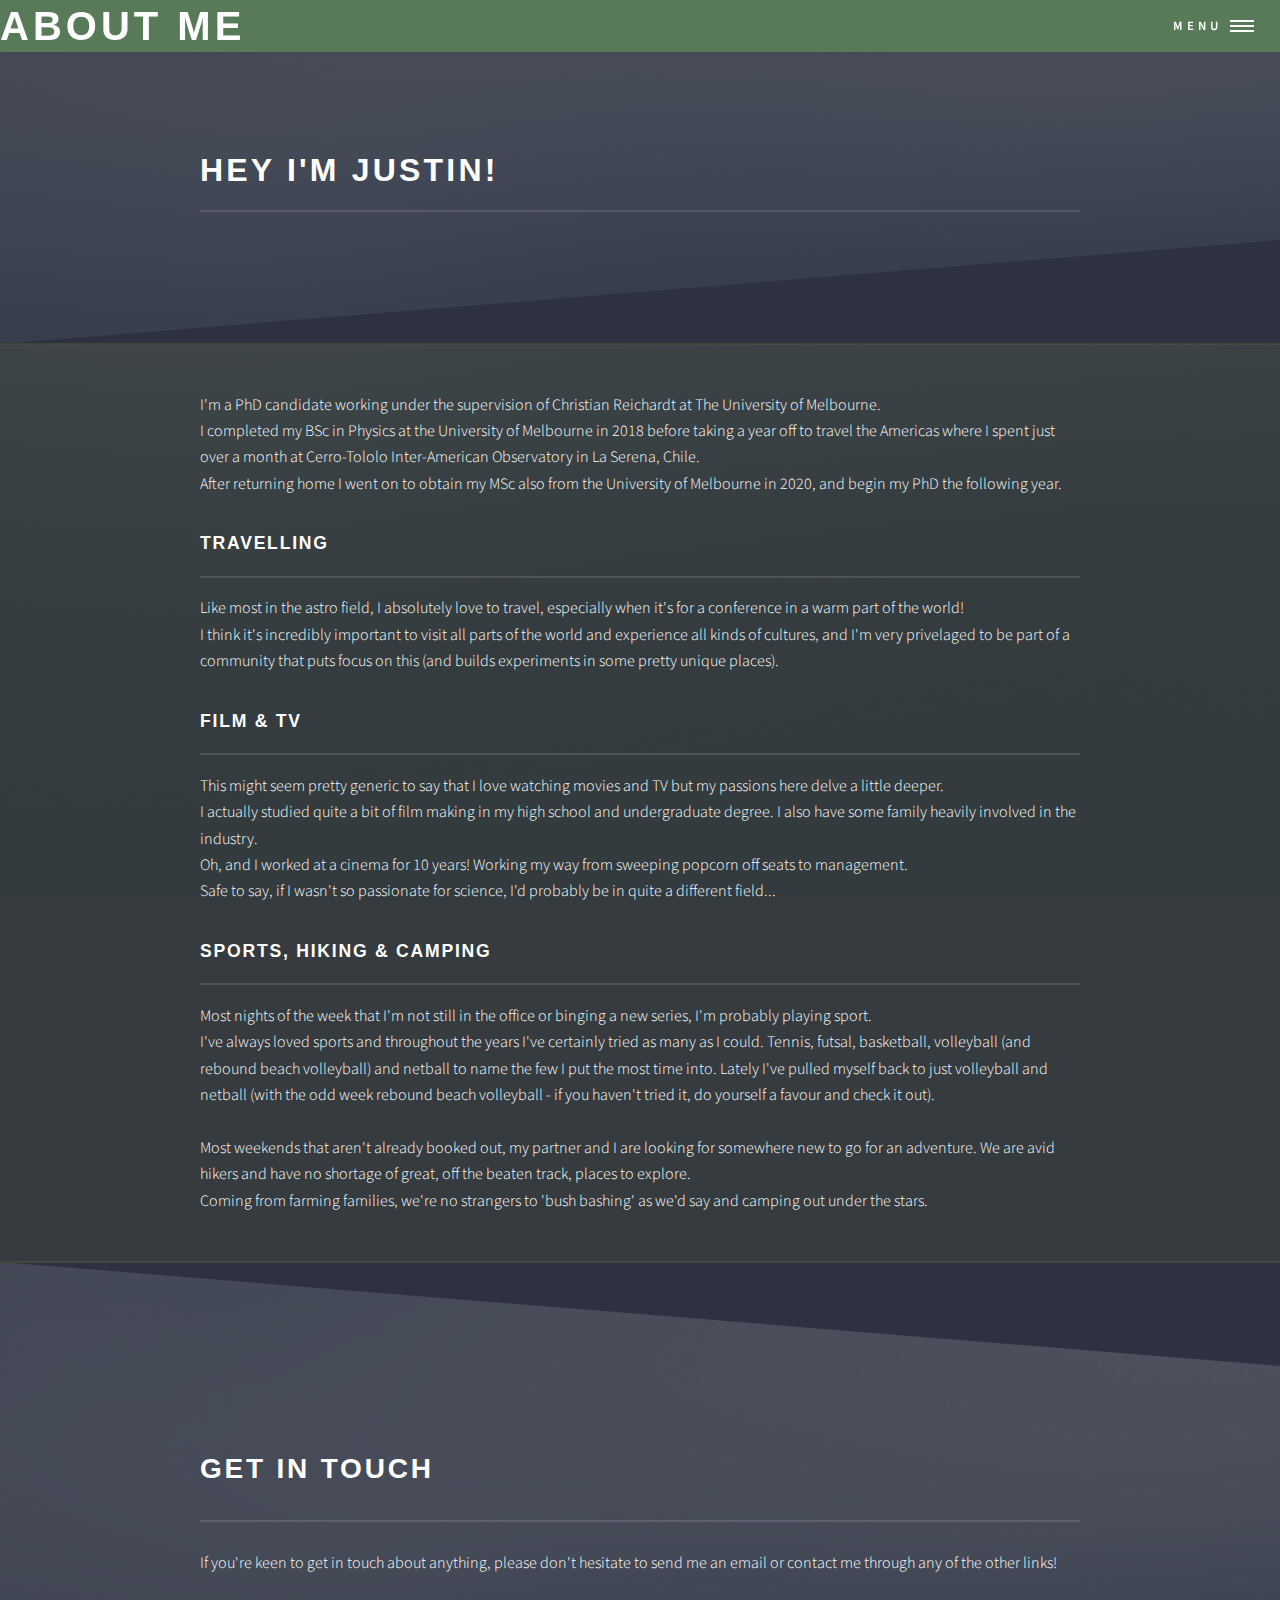
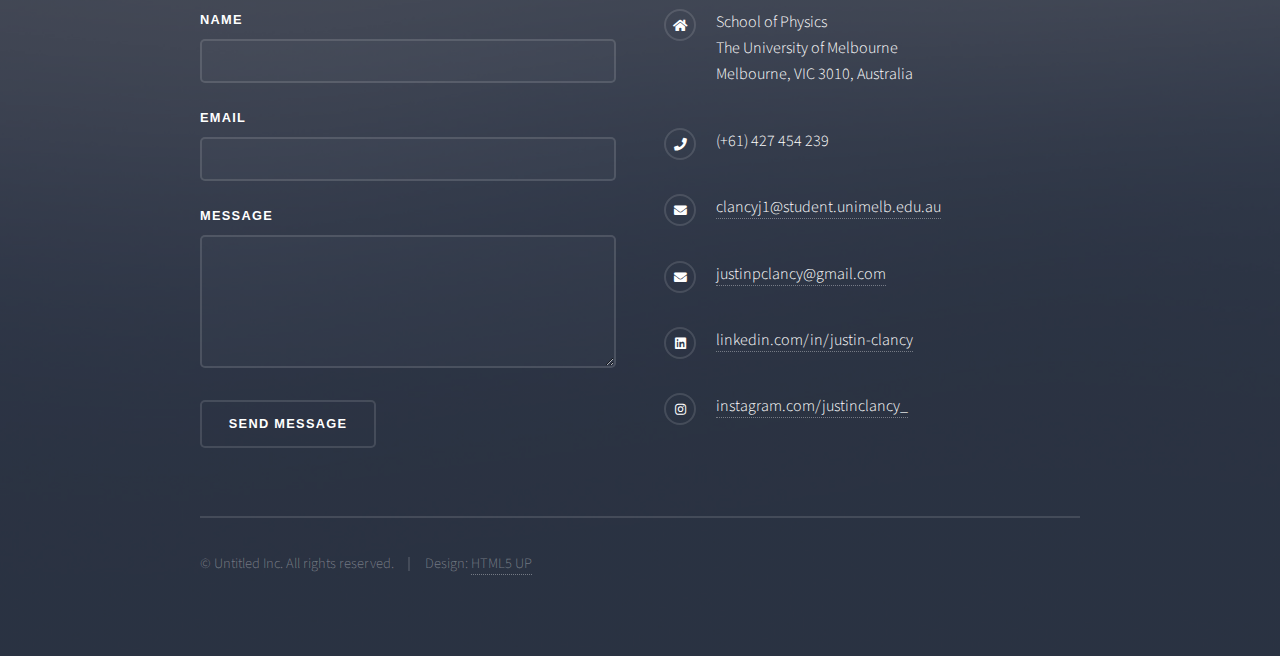
<file: aboutme.html>
<!DOCTYPE HTML>
<!--
	Solid State by HTML5 UP
	html5up.net | @ajlkn
	Free for personal and commercial use under the CCA 3.0 license (html5up.net/license)
-->
<html>
	<head>
		<title>About Me</title>
		<meta charset="utf-8" />
		<meta name="viewport" content="width=device-width, initial-scale=1, user-scalable=no" />
		<link rel="stylesheet" href="assets/css/main.css" />
		<noscript><link rel="stylesheet" href="assets/css/noscript.css" /></noscript>
	</head>
	<body class="is-preload">

		<!-- Page Wrapper -->
			<div id="page-wrapper">

				<!-- Header -->
					<header id="header">
						<h1><a href="home.html">About Me</a></h1>
						<nav>
							<a href="#menu">Menu</a>
						</nav>
					</header>

				<!-- Menu -->
					<nav id="menu">
						<div class="inner">
							<h2>Menu</h2>
							<ul class="links">
								<li><a href="index.html">Home</a></li>
								<li><a href="aboutme.html">About Me</a></li>
								<li><a href="research.html">Research</a></li>
								<li><a href="extras.html">CV, Talks & Outreach</a></li>
								<li><a href="#footer">Let's get in touch</a></li>
							</ul>
							<a href="#" class="close">Close</a>
						</div>
					</nav>

				<!-- Wrapper -->
					<section id="wrapper">
						<header>
							<div class="inner">
								<h2>Hey I'm Justin!</h2>
								<p></p>
							</div>
						</header>

						<!-- Content -->
							<div class="wrapper">
								<div class="inner">

									<section>
										<p>I'm a PhD candidate working under the supervision of Christian Reichardt at The University of Melbourne.
											<br>I completed my BSc in Physics at the University of Melbourne in 2018 before taking a year off to travel the Americas where I spent just over a month at Cerro-Tololo Inter-American Observatory in La Serena, Chile.
											<br>
											After returning home I went on to obtain my MSc also from the University of Melbourne in 2020, and begin my PhD the following year. 
										</p>
									</section>

									<section>
										<h4 class="major">Travelling</h4>
										<div class="row">
											<p>
												Like most in the astro field, I absolutely love to travel, especially when it's for a conference in a warm part of the world!
												<br>
												I think it's incredibly important to visit all parts of the world and experience all kinds of cultures, and I'm very privelaged to be
												part of a community that puts focus on this (and builds experiments in some pretty unique places).
											</p>
											</div>
										<h4 class="major">Film & TV</h4>
											<div class="row">
												<p>
													This might seem pretty generic to say that I love watching movies and TV but my passions here delve a little deeper.
													<br>
													I actually studied quite a bit of film making in my high school and undergraduate degree. I also have some family heavily involved in the industry.
													<br>
													Oh, and I worked at a cinema for 10 years! Working my way from sweeping popcorn off seats to management. 
													<br>
													Safe to say, if I wasn't so passionate for science, I'd probably be in quite a different field...

												</p>
												</div>
										<h4 class="major"> Sports, Hiking & Camping</h4>
												<div class="row">
													<p>
														Most nights of the week that I'm not still in the office or binging a new series, I'm probably playing sport.
														<br>
														I've always loved sports and throughout the years I've certainly tried as many as I could.
														Tennis, futsal, basketball, volleyball (and rebound beach volleyball) and netball to name the few I put the most time into. 
														Lately I've pulled myself back to just volleyball and netball (with the odd week rebound beach volleyball - if you haven't tried it,
														do yourself a favour and check it out).
														<br>
														<br>
														Most weekends that aren't already booked out, my partner and I are looking for somewhere new to go for an adventure. 
														We are avid hikers and have no shortage of great, off the beaten track, places to explore. 
														<br>
														Coming from farming families, we're no strangers to 'bush bashing' as we'd say and camping out under the stars.
													</p>
													</div>
										</section>

									</div>
							</div>

					</section>

				
				<!-- Footer -->
				<section id="footer">
					<div class="inner">
						<h2 class="major">Get in touch</h2>
						<p>If you're keen to get in touch about anything, please don't hesitate to send me an email or contact me through any of the other links!</p>
						<form method="post" action="#">
							<div class="fields">
								<div class="field">
									<label for="name">Name</label>
									<input type="text" name="name" id="name" />
								</div>
								<div class="field">
									<label for="email">Email</label>
									<input type="email" name="email" id="email" />
								</div>
								<div class="field">
									<label for="message">Message</label>
									<textarea name="message" id="message" rows="4"></textarea>
								</div>
							</div>
							<ul class="actions">
								<li><input type="submit" value="Send Message" /></li>
							</ul>
						</form>
						<ul class="contact">
							<li class="icon solid fa-home">
								School of Physics<br />
								The University of Melbourne<br />
								Melbourne, VIC 3010, Australia
							</li>
							<li class="icon solid fa-phone">(+61) 427 454 239</li>
							<li class="icon solid fa-envelope"><a href="#">clancyj1@student.unimelb.edu.au</a></li>
							<li class="icon solid fa-envelope"><a href="#">justinpclancy@gmail.com</a></li>
							<li class="icon brands fa-linkedin"><a href="#">linkedin.com/in/justin-clancy</a></li>
							<li class="icon brands fa-instagram"><a href="#">instagram.com/justinclancy_</a></li>
						</ul>
						<ul class="copyright">
							<li>&copy; Untitled Inc. All rights reserved.</li><li>Design: <a href="http://html5up.net">HTML5 UP</a></li>
						</ul>
					</div>
				</section>
			</div>

		<!-- Scripts -->
			<script src="assets/js/jquery.min.js"></script>
			<script src="assets/js/jquery.scrollex.min.js"></script>
			<script src="assets/js/browser.min.js"></script>
			<script src="assets/js/breakpoints.min.js"></script>
			<script src="assets/js/util.js"></script>
			<script src="assets/js/main.js"></script>

	</body>
</html>
</file>
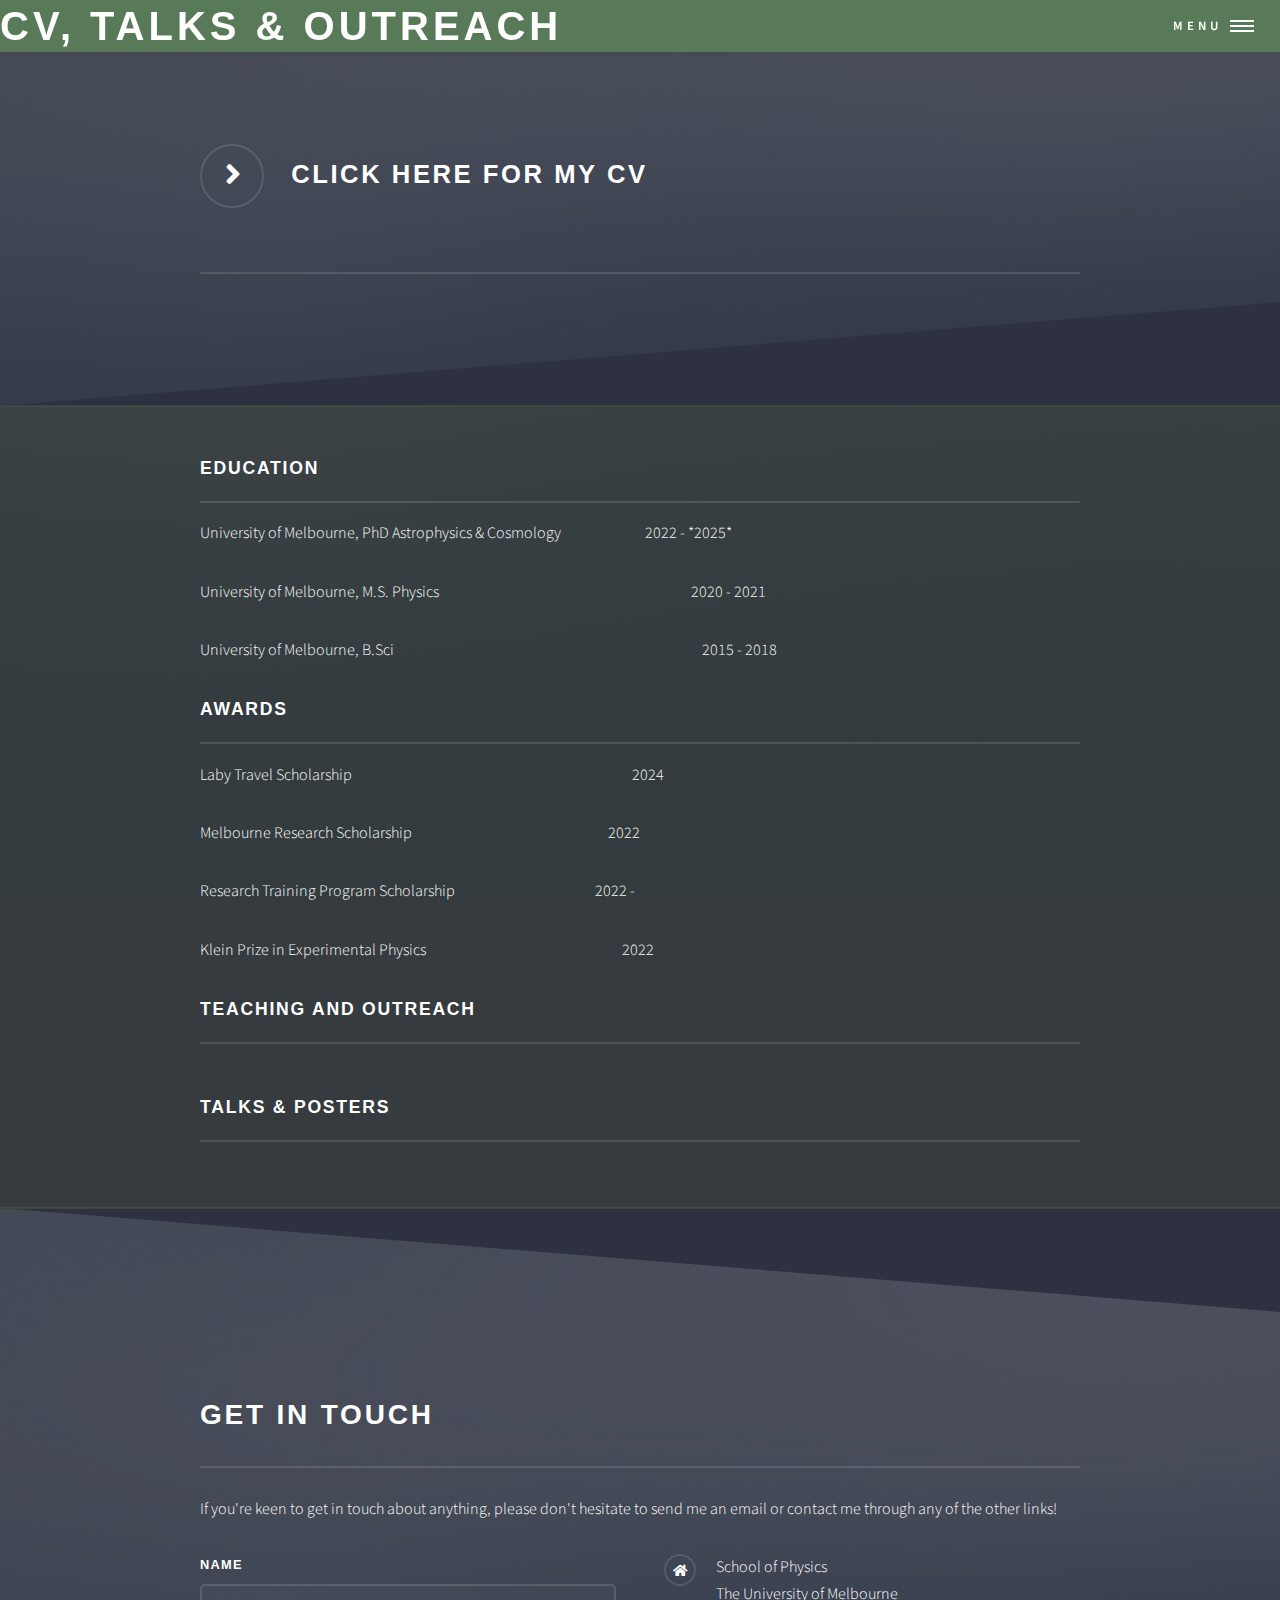
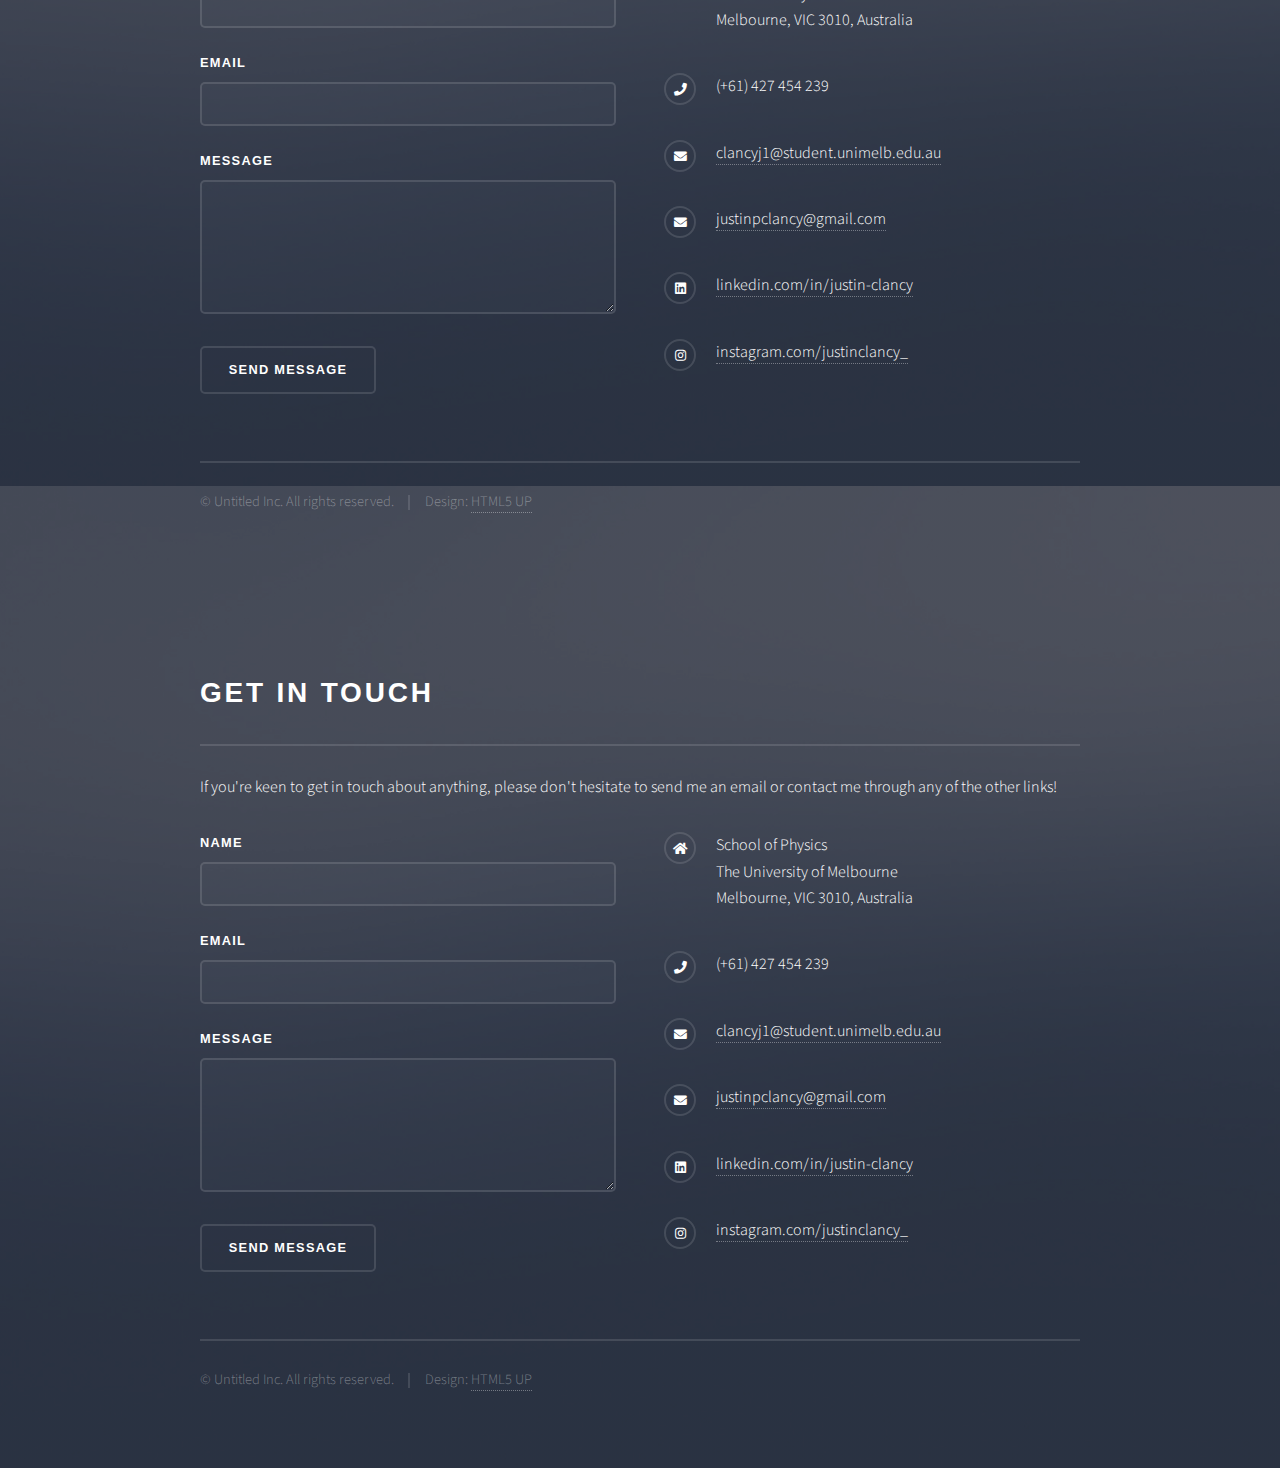
<file: extras.html>
<html>
	<head>
		<title>CV, Talks & Outreach</title>
		<meta charset="utf-8" />
		<meta name="viewport" content="width=device-width, initial-scale=1, user-scalable=no" />
		<link rel="stylesheet" href="assets/css/main.css" />
		<noscript><link rel="stylesheet" href="assets/css/noscript.css" /></noscript>
	</head>
	<body class="is-preload">

		<!-- Page Wrapper -->
			<div id="page-wrapper">

				<!-- Header -->
					<header id="header">
						<h1><a href="home.html">CV, Talks & Outreach</a></h1>
						<nav>
							<a href="#menu">Menu</a>
						</nav>
					</header>

                    
				<!-- Menu -->
				<nav id="menu">
					<div class="inner">
						<h2>Menu</h2>
						<ul class="links">
							<li><a href="index.html">Home</a></li>
							<li><a href="aboutme.html">About Me</a></li>
							<li><a href="research.html">Research</a></li>
							<li><a href="extras.html">CV, Talks & Outreach</a></li>
							<li><a href="#footer">Let's get in touch</a></li>
						</ul>
						<a href="#" class="close">Close</a>
					</div>
				</nav>
                    <!-- Wrapper -->
                    <section id="wrapper">
                        <header>
                            <div class="inner">
                                <h2><a class="special" href ="mefiles/Research_CV_2024_Long.pdf" >Click Here for my CV</a></h2>
                                <p></p>
                            </div>
                        </header>
                        <div class="wrapper">
                            <div class="inner">

                            <section>
                                
                                <h4 class="major">Education</h4>
                                <div class="education">
                                    <div class="row">
                                        <p>University of Melbourne, PhD Astrophysics & Cosmology</p>
                                        <p></p><p></p><p>2022 - *2025*</p>
                                    </div>
                                    <div class="row">
                                        <p>University of Melbourne, M.S. Physics</p>
                                        <p></p><p></p><p></p><p></p><p></p><p></p><p></p><p></p><p>2020 - 2021</p>
                                    </div>
                                    <div class="row">
                                        <p>University of Melbourne, B.Sci</p>
                                        <p></p><p><p></p><p><p></p><p></p><p></p><p></p><p></p><p></p><p>2015 - 2018</p>
                                    </div>
                                </div>
                                <h4 class="major">Awards</h4>
                                <div class="education">
                                    <div class="row">
                                        <p>Laby Travel Scholarship</p>
                                        <p></p><p></p><p></p><p></p><p></p><p></p><p></p><p></p><p></p><p>2024</p>
                                    </div>
                                    <div class="row">
                                        <p>Melbourne Research Scholarship </p>
                                        <p></p><p></p><p></p><p></p><p></p><p></p><p>2022</p>
                                    </div>
                                    <div class="row">
                                        <p>Research Training Program Scholarship</p>
                                        <p></p><p></p><p></p><p></p><p>2022 - </p>
                                    </div>
                                    <div class="row">
                                        <p>Klein Prize in Experimental Physics</p>
                                        <p></p><p></p><p></p><p></p><p></p><p></p><p>2022</p>
                                    </div>
                                </div>
                                <h4 class="major">Teaching and Outreach</h4>
                                        <div class="row">
                                            <p></p>
                                            </div>
                                <h4 class="major">Talks & Posters</h4>
                                            <div class="row">
                                                <p></p>
                                                </div>
                                </section>
                    
                            </div>
                    </div>
                    
                        


<!-- Footer -->
<section id="footer">
<div class="inner">
<h2 class="major">Get in touch</h2>
<p>If you're keen to get in touch about anything, please don't hesitate to send me an email or contact me through any of the other links!</p>
<form method="post" action="#">
<div class="fields">
    <div class="field">
        <label for="name">Name</label>
        <input type="text" name="name" id="name" />
    </div>
    <div class="field">
        <label for="email">Email</label>
        <input type="email" name="email" id="email" />
    </div>
    <div class="field">
        <label for="message">Message</label>
        <textarea name="message" id="message" rows="4"></textarea>
    </div>
</div>
<ul class="actions">
    <li><input type="submit" value="Send Message" /></li>
</ul>
</form>
<ul class="contact">
<li class="icon solid fa-home">
    School of Physics<br />
    The University of Melbourne<br />
    Melbourne, VIC 3010, Australia
</li>
<li class="icon solid fa-phone">(+61) 427 454 239</li>
<li class="icon solid fa-envelope"><a href="#">clancyj1@student.unimelb.edu.au</a></li>
<li class="icon solid fa-envelope"><a href="#">justinpclancy@gmail.com</a></li>
<li class="icon brands fa-linkedin"><a href="#">linkedin.com/in/justin-clancy</a></li>
<li class="icon brands fa-instagram"><a href="#">instagram.com/justinclancy_</a></li>
</ul>
<ul class="copyright">
<li>&copy; Untitled Inc. All rights reserved.</li><li>Design: <a href="http://html5up.net">HTML5 UP</a></li>
</ul>
</div>
</section>

<!-- Footer -->
<section id="footer">
    <div class="inner">
        <h2 class="major">Get in touch</h2>
        <p>If you're keen to get in touch about anything, please don't hesitate to send me an email or contact me through any of the other links!</p>
        <form method="post" action="#">
            <div class="fields">
                <div class="field">
                    <label for="name">Name</label>
                    <input type="text" name="name" id="name" />
                </div>
                <div class="field">
                    <label for="email">Email</label>
                    <input type="email" name="email" id="email" />
                </div>
                <div class="field">
                    <label for="message">Message</label>
                    <textarea name="message" id="message" rows="4"></textarea>
                </div>
            </div>
            <ul class="actions">
                <li><input type="submit" value="Send Message" /></li>
            </ul>
        </form>
        <ul class="contact">
            <li class="icon solid fa-home">
                School of Physics<br />
                The University of Melbourne<br />
                Melbourne, VIC 3010, Australia
            </li>
            <li class="icon solid fa-phone">(+61) 427 454 239</li>
            <li class="icon solid fa-envelope"><a href="#">clancyj1@student.unimelb.edu.au</a></li>
            <li class="icon solid fa-envelope"><a href="#">justinpclancy@gmail.com</a></li>
            <li class="icon brands fa-linkedin"><a href="#">linkedin.com/in/justin-clancy</a></li>
            <li class="icon brands fa-instagram"><a href="#">instagram.com/justinclancy_</a></li>
        </ul>
        <ul class="copyright">
            <li>&copy; Untitled Inc. All rights reserved.</li><li>Design: <a href="http://html5up.net">HTML5 UP</a></li>
        </ul>
    </div>
</section>
</div>

<!-- Scripts -->
<script src="assets/js/jquery.min.js"></script>
<script src="assets/js/jquery.scrollex.min.js"></script>
<script src="assets/js/browser.min.js"></script>
<script src="assets/js/breakpoints.min.js"></script>
<script src="assets/js/util.js"></script>
<script src="assets/js/main.js"></script>

</body>
</html>
</file>
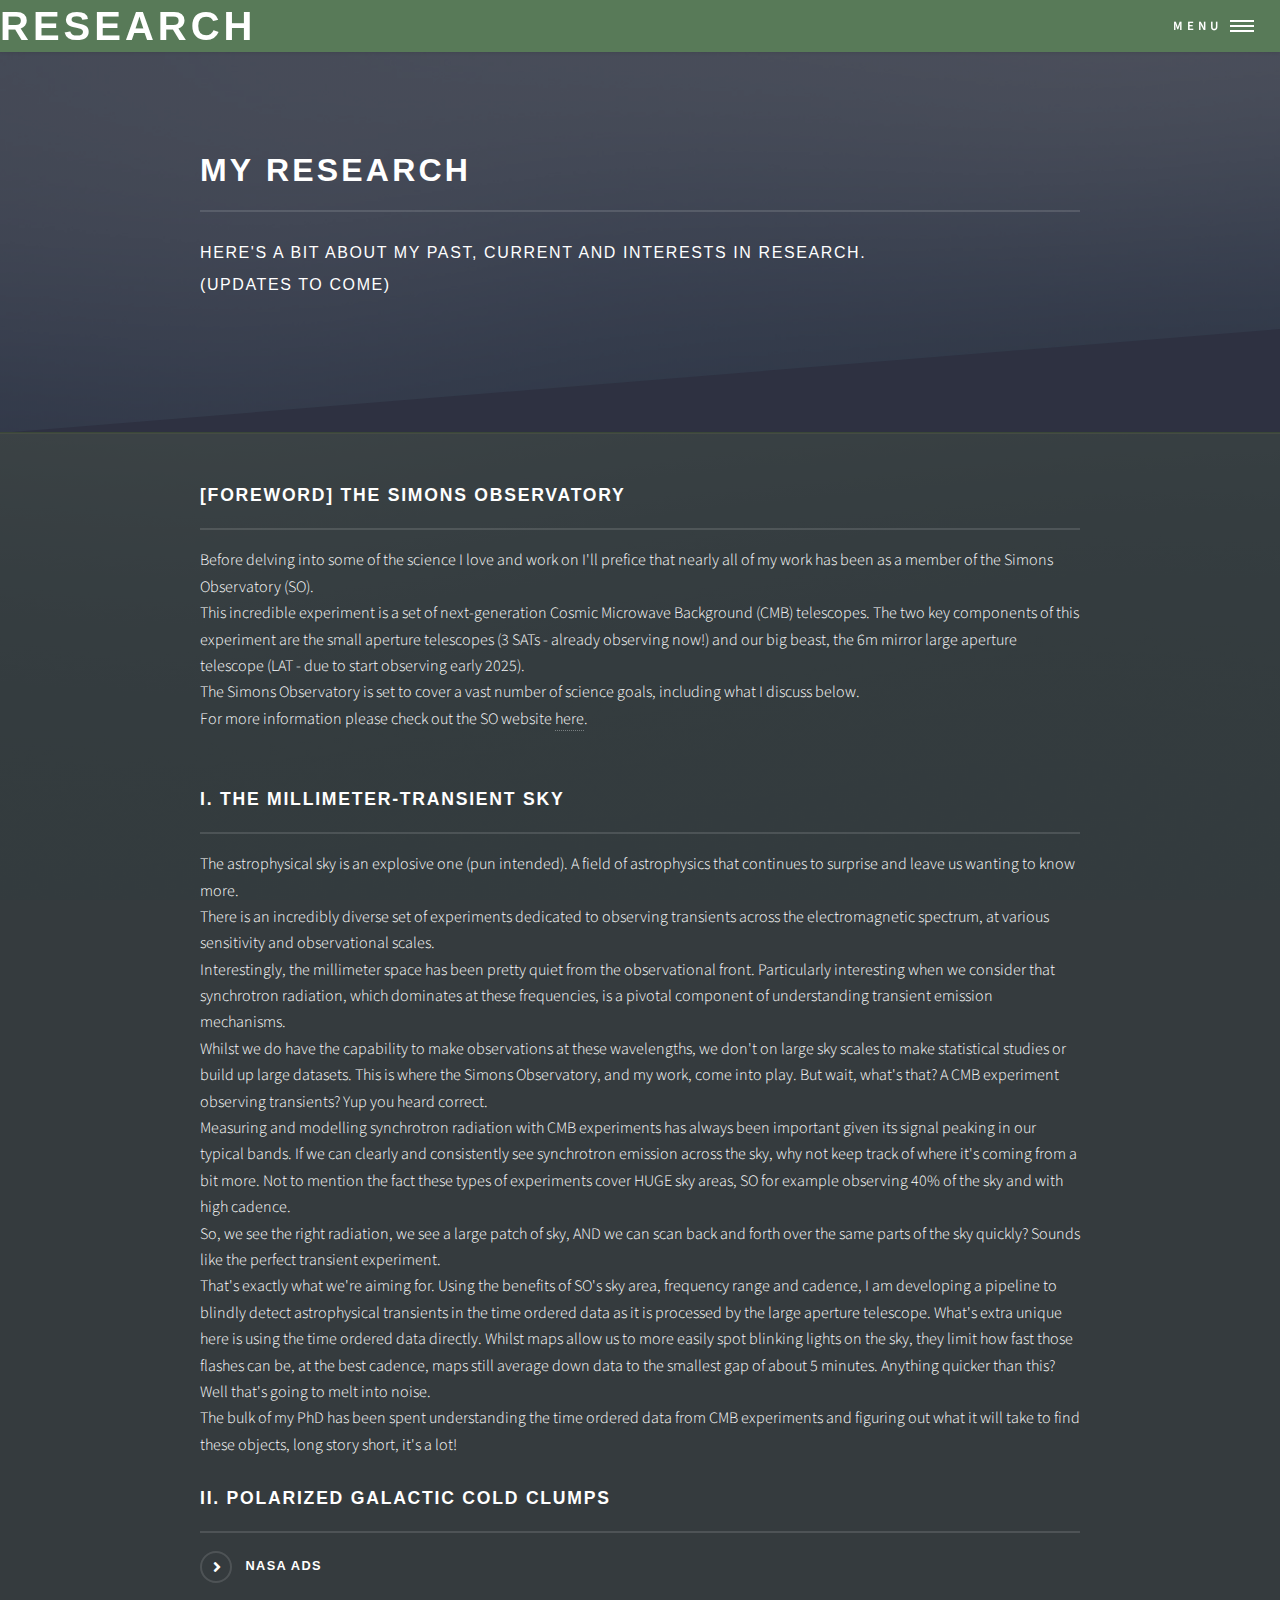
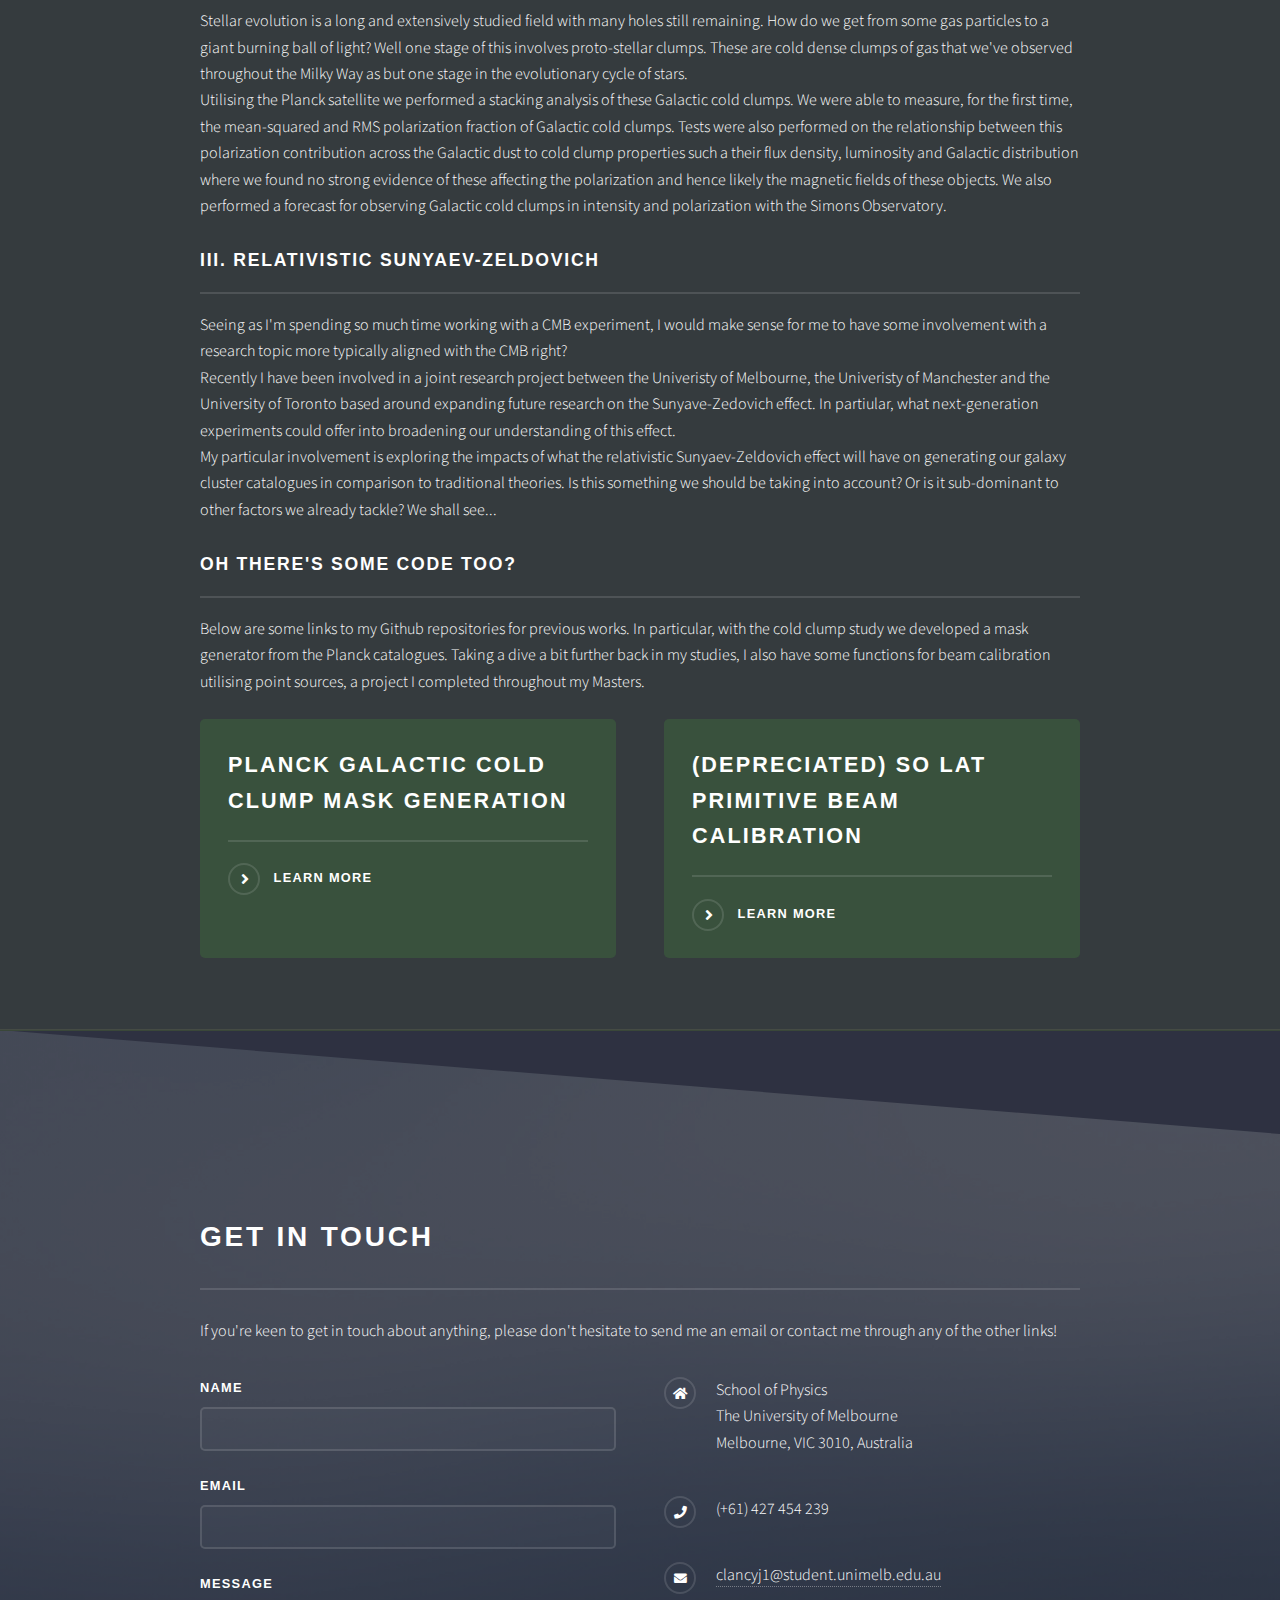
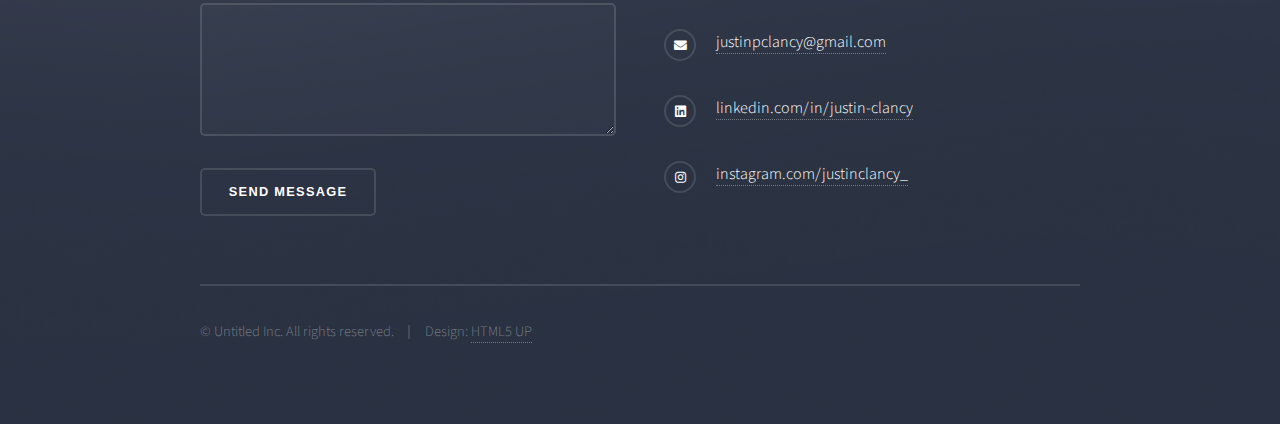
<file: research.html>
<!DOCTYPE HTML>
<!--
	Solid State by HTML5 UP
	html5up.net | @ajlkn
	Free for personal and commercial use under the CCA 3.0 license (html5up.net/license)
-->
<html>
	<head>
		<title>Research</title>
		<meta charset="utf-8" />
		<meta name="viewport" content="width=device-width, initial-scale=1, user-scalable=no" />
		<link rel="stylesheet" href="assets/css/main.css" />
		<noscript><link rel="stylesheet" href="assets/css/noscript.css" /></noscript>
	</head>
	<body class="is-preload">

		<!-- Page Wrapper -->
			<div id="page-wrapper">

				<!-- Header -->
					<header id="header">
						<h1><a href="home.html">Research</a></h1>
						<nav>
							<a href="#menu">Menu</a>
						</nav>
					</header>

				<!-- Menu -->
				<nav id="menu">
					<div class="inner">
						<h2>Menu</h2>
						<ul class="links">
							<li><a href="index.html">Home</a></li>
							<li><a href="aboutme.html">About Me</a></li>
							<li><a href="research.html">Research</a></li>
							<li><a href="extras.html">CV, Talks & Outreach</a></li>
							<li><a href="#footer">Let's get in touch</a></li>
						</ul>
						<a href="#" class="close">Close</a>
					</div>
				</nav>

				<!-- Wrapper -->
					<section id="wrapper">
						<header>
							<div class="inner">
								<h2>My RESEARCH</h2>
								<p>
									Here's a bit about my past, current and interests in research.
									<br>
									(Updates to come)
								</p>
							</div>
						</header>

						<!-- Content -->
							<div class="wrapper">
								<div class="inner">

									<h4 class="major">[foreword] The Simons Observatory</h4>

									Before delving into some of the science I love and work on I'll prefice that nearly all of my work has been as a member of the Simons Observatory (SO).
									<br>
									This incredible experiment is a set of next-generation Cosmic Microwave Background (CMB) telescopes. 
									The two key components of this experiment are the small aperture telescopes (3 SATs - already observing now!) and our big beast, the 6m mirror large aperture telescope (LAT - due to start observing early 2025).
									<br>
									The Simons Observatory is set to cover a vast number of science goals, including what I discuss below.
									<br>
									For more information please check out the SO website <a href="https://simonsobservatory.org/">here</a>.
									<br><br><br>
									<h4 class="major">I. The millimeter-transient sky</h4>
									The astrophysical sky is an explosive one (pun intended). A field of astrophysics that continues to surprise and leave us wanting to know more.
									<br>
									There is an incredibly diverse set of experiments dedicated to observing transients across the electromagnetic spectrum, at various sensitivity and observational scales.
									<br>
									Interestingly, the millimeter space has been pretty quiet from the observational front. 
									Particularly interesting when we consider that synchrotron radiation, which dominates at these frequencies, is a pivotal component of understanding transient emission mechanisms.
									<br>
									Whilst we do have the capability to make observations at these wavelengths, we don't on large sky scales to make statistical studies or build up large datasets. 
									This is where the Simons Observatory, and my work, come into play.
									But wait, what's that? A CMB experiment observing transients? Yup you heard correct.
									<br>
									Measuring and modelling synchrotron radiation with CMB experiments has always been important given its signal peaking in our typical bands.
									If we can clearly and consistently see synchrotron emission across the sky, why not keep track of where it's coming from a bit more.
									Not to mention the fact these types of experiments cover HUGE sky areas, SO for example observing 40% of the sky and with high cadence.
									<br>
									So, we see the right radiation, we see a large patch of sky, AND we can scan back and forth over the same parts of the sky quickly? Sounds like the perfect transient experiment.
									<br>
									That's exactly what we're aiming for. Using the benefits of SO's sky area, frequency range and cadence, I am developing a pipeline to blindly detect astrophysical
									transients in the time ordered data as it is processed by the large aperture telescope. 
									What's extra unique here is using the time ordered data directly. Whilst maps allow us to more easily spot blinking lights on the sky, they limit how fast those flashes can be, at the best cadence, maps still average down data to the smallest gap of about 5 minutes.
									Anything quicker than this? Well that's going to melt into noise.
									<br>
									The bulk of my PhD has been spent understanding the time ordered data from CMB experiments and figuring out what it will take to find these objects, long story short, it's a lot!

									<br><br>
									<h4 class="major">II. Polarized Galactic Cold Clumps</h4>
									<a href="https://ui.adsabs.harvard.edu/abs/2023MNRAS.524.3712C/abstract" class="special">NASA ADS</a>
									Stellar evolution is a long and extensively studied field with many holes still remaining. How do we get from some gas particles to a giant burning ball of light? Well one stage of this involves proto-stellar clumps.
									These are cold dense clumps of gas that we've observed throughout the Milky Way as but one stage in the evolutionary cycle of stars.
									<br>
									Utilising the Planck satellite we performed a stacking analysis of these Galactic cold clumps. 
									We were able to measure, for the first time, the mean-squared and RMS polarization fraction of Galactic cold clumps. Tests were also performed on the relationship between this polarization contribution across the Galactic dust to cold clump properties such a their flux density, luminosity and Galactic distribution where we found no strong evidence of these affecting the polarization and hence likely the magnetic fields of these objects. We also performed a forecast for observing Galactic cold clumps in intensity and polarization with the Simons Observatory.


									<br><br>
									<h4 class="major">III. Relativistic Sunyaev-Zeldovich</h4>
									Seeing as I'm spending so much time working with a CMB experiment, I would make sense for me to have some involvement with a research topic more typically aligned with the CMB right?
									<br>
									Recently I have been involved in a joint research project between the Univeristy of Melbourne, the Univeristy of Manchester and the University of Toronto based around expanding future research on the Sunyave-Zedovich effect.
									In partiular, what next-generation experiments could offer into broadening our understanding of this effect.
									<br>
									My particular involvement is exploring the impacts of what the relativistic Sunyaev-Zeldovich effect will have on generating our galaxy cluster catalogues in comparison to traditional theories. Is this something we should be taking into account? Or is it sub-dominant to other factors we already tackle? We shall see...

									<br><br>
									<h4 class="major">Oh there's some code too?</h4>
									Below are some links to my Github repositories for previous works. In particular, with the cold clump study we developed a mask generator from the 
									Planck catalogues.
									Taking a dive a bit further back in my studies, I also have some functions for beam calibration utilising point sources, a project I completed throughout my Masters.
									<section class="features">
										<article>
											<!-- <a href="#" class="image"><img src="images/pic04.jpg" alt="" /></a> -->
											<h3 class="major">Planck Galactic Cold Clump Mask Generation</h3>
											<a href="" class="special">Learn more</a>
										</article>
										<article>
											<!-- <a href="#" class="image"><img src="images/pic05.jpg" alt="" /></a> -->
											<h3 class="major">(Depreciated) SO LAT Primitive Beam calibration</h3>
											<a href="https://github.com/justinc97/PGCC_Mask_Generation" class="special">Learn more</a>
										</article>
									</section>

								</div>
							</div>

					</section>


				<!-- Footer -->
				<section id="footer">
					<div class="inner">
						<h2 class="major">Get in touch</h2>
						<p>If you're keen to get in touch about anything, please don't hesitate to send me an email or contact me through any of the other links!</p>
						<form method="post" action="#">
							<div class="fields">
								<div class="field">
									<label for="name">Name</label>
									<input type="text" name="name" id="name" />
								</div>
								<div class="field">
									<label for="email">Email</label>
									<input type="email" name="email" id="email" />
								</div>
								<div class="field">
									<label for="message">Message</label>
									<textarea name="message" id="message" rows="4"></textarea>
								</div>
							</div>
							<ul class="actions">
								<li><input type="submit" value="Send Message" /></li>
							</ul>
						</form>
						<ul class="contact">
							<li class="icon solid fa-home">
								School of Physics<br />
								The University of Melbourne<br />
								Melbourne, VIC 3010, Australia
							</li>
							<li class="icon solid fa-phone">(+61) 427 454 239</li>
							<li class="icon solid fa-envelope"><a href="#">clancyj1@student.unimelb.edu.au</a></li>
							<li class="icon solid fa-envelope"><a href="#">justinpclancy@gmail.com</a></li>
							<li class="icon brands fa-linkedin"><a href="#">linkedin.com/in/justin-clancy</a></li>
							<li class="icon brands fa-instagram"><a href="#">instagram.com/justinclancy_</a></li>
						</ul>
						<ul class="copyright">
							<li>&copy; Untitled Inc. All rights reserved.</li><li>Design: <a href="http://html5up.net">HTML5 UP</a></li>
						</ul>
					</div>
				</section>

			</div>

		<!-- Scripts -->
			<script src="assets/js/jquery.min.js"></script>
			<script src="assets/js/jquery.scrollex.min.js"></script>
			<script src="assets/js/browser.min.js"></script>
			<script src="assets/js/breakpoints.min.js"></script>
			<script src="assets/js/util.js"></script>
			<script src="assets/js/main.js"></script>

	</body>
</html>
</file>
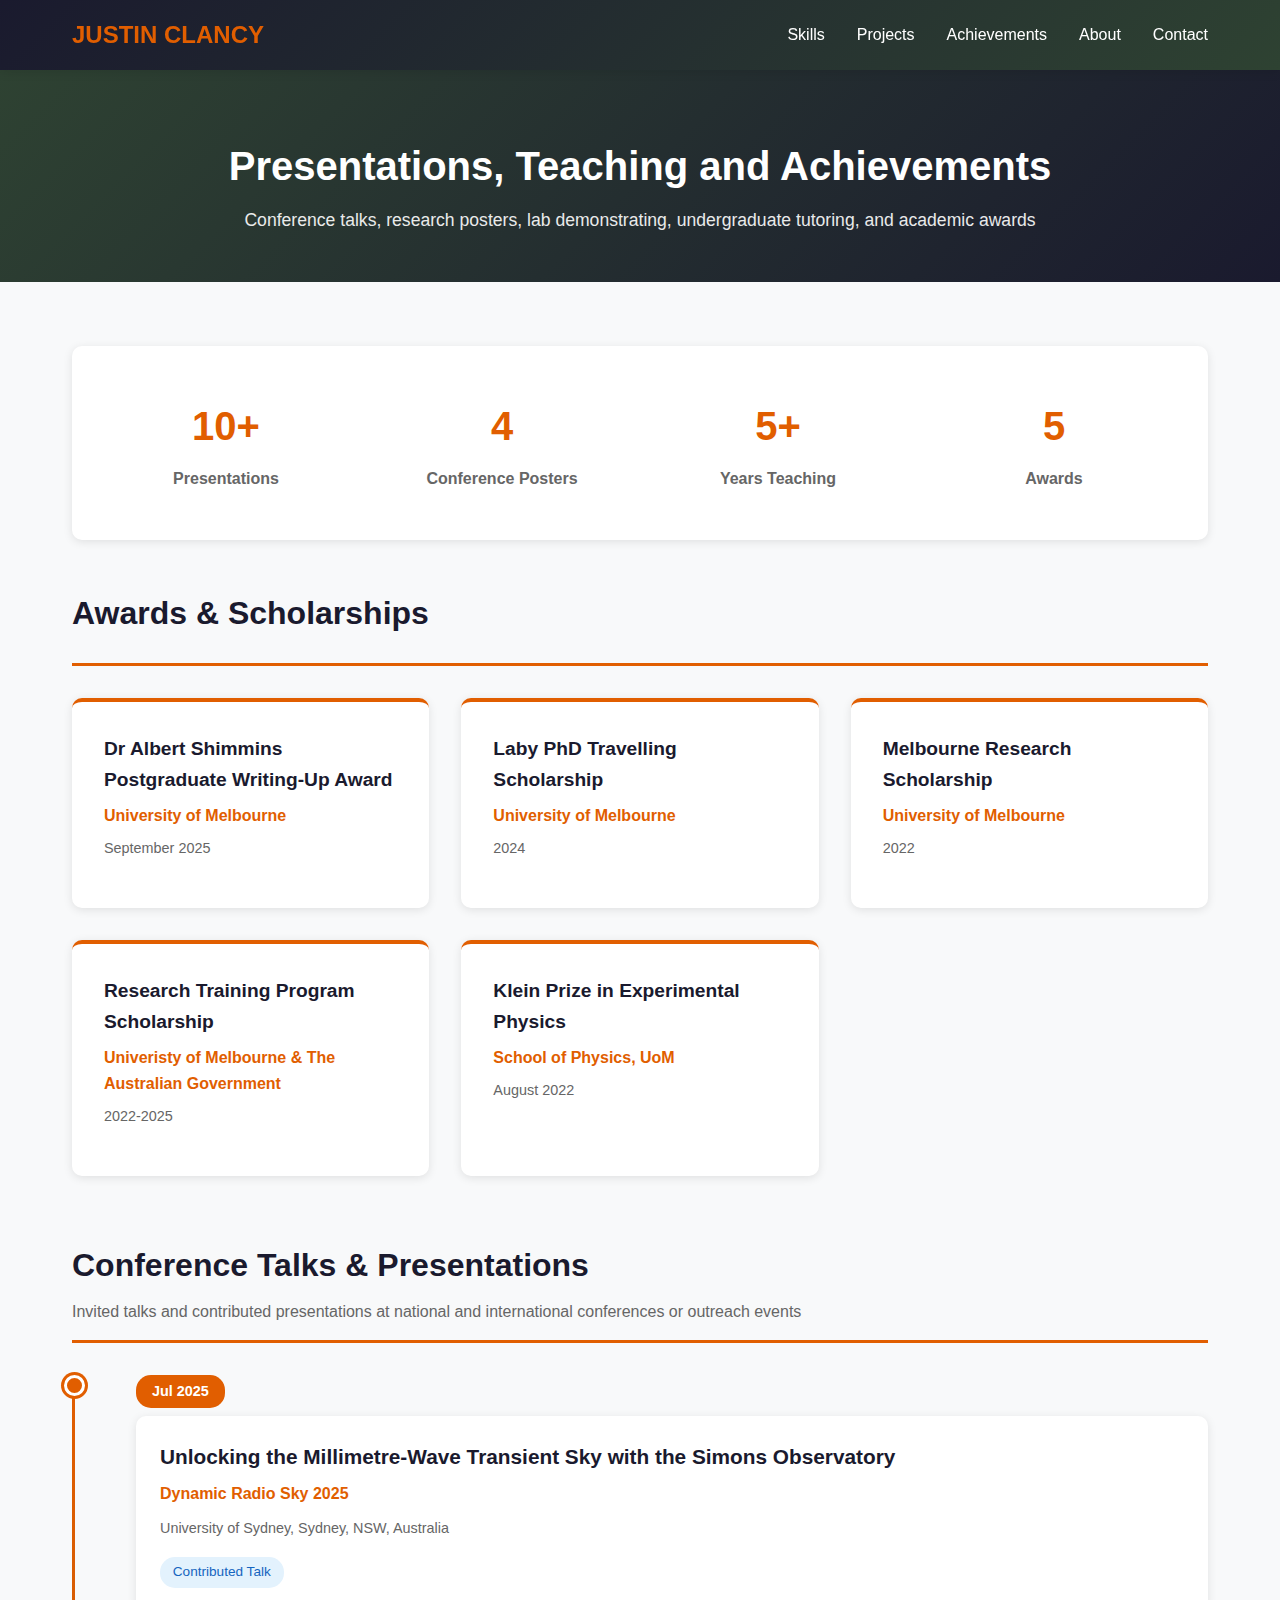
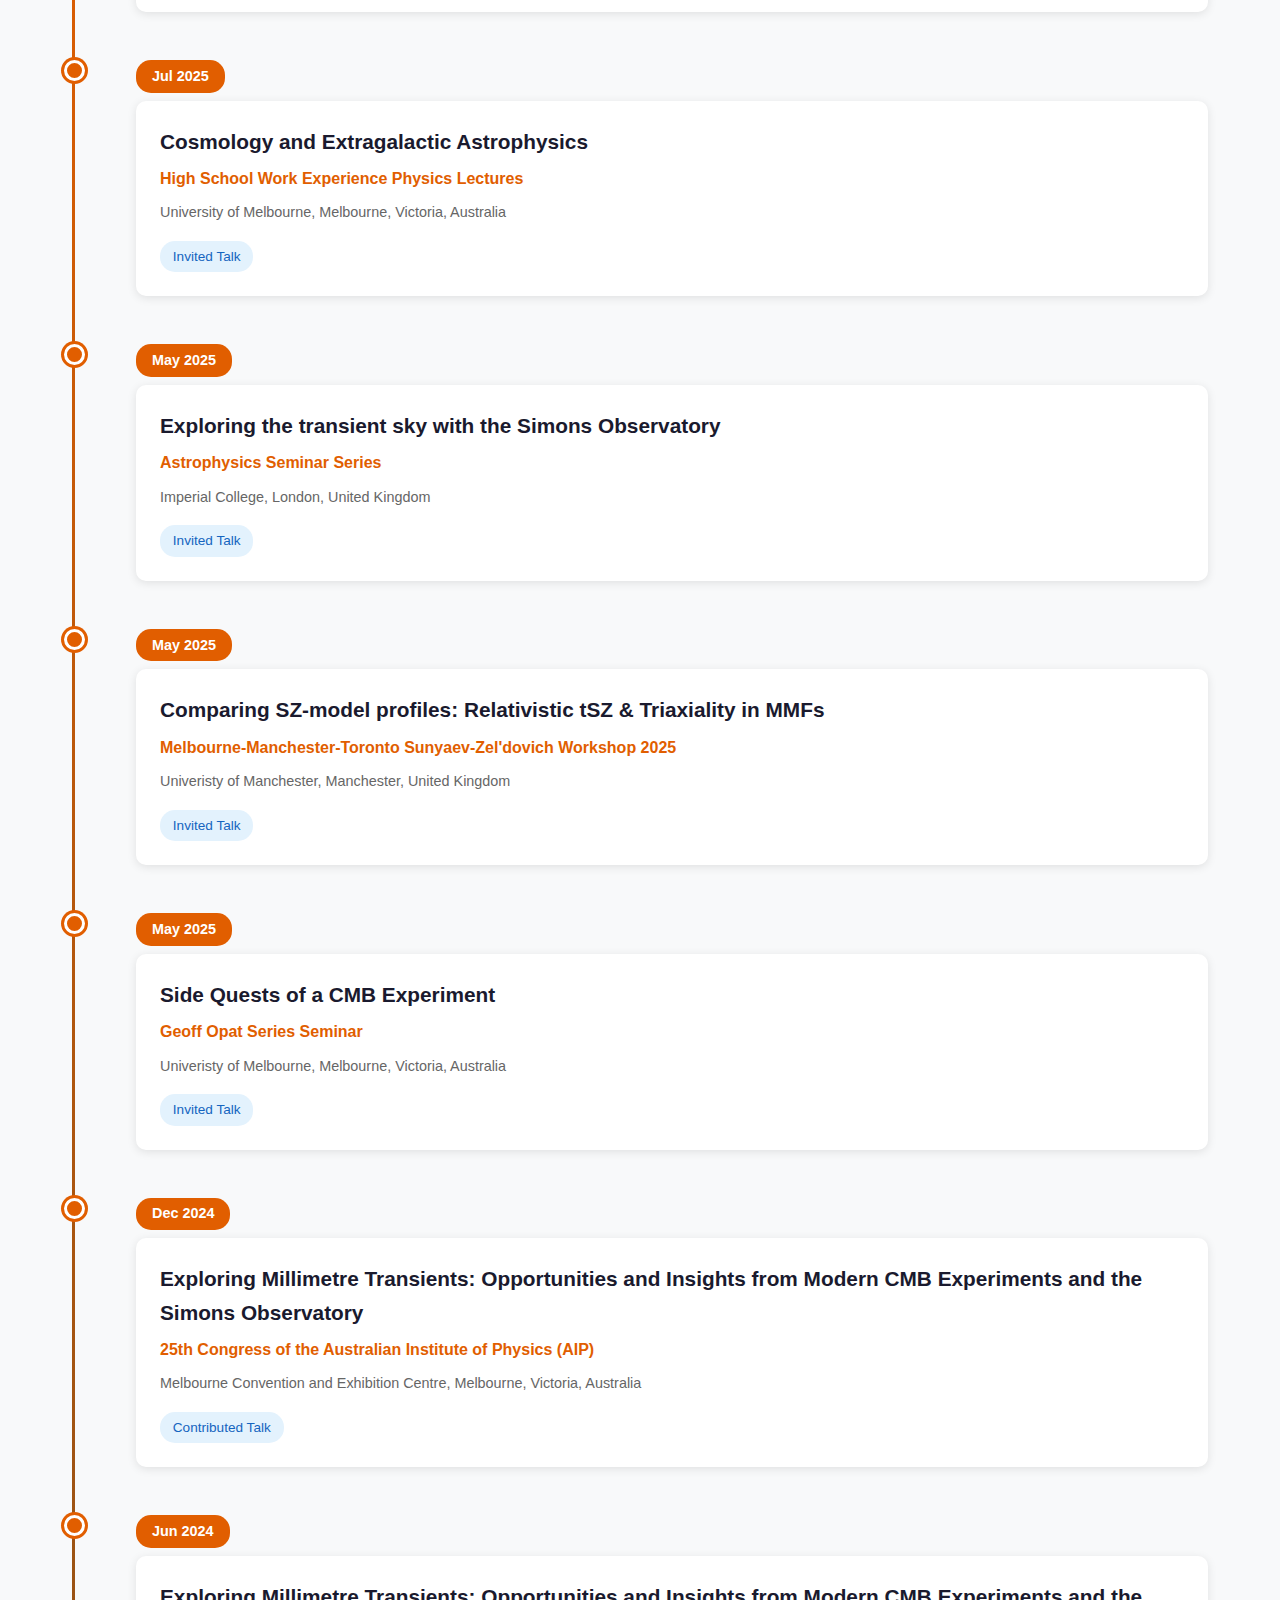
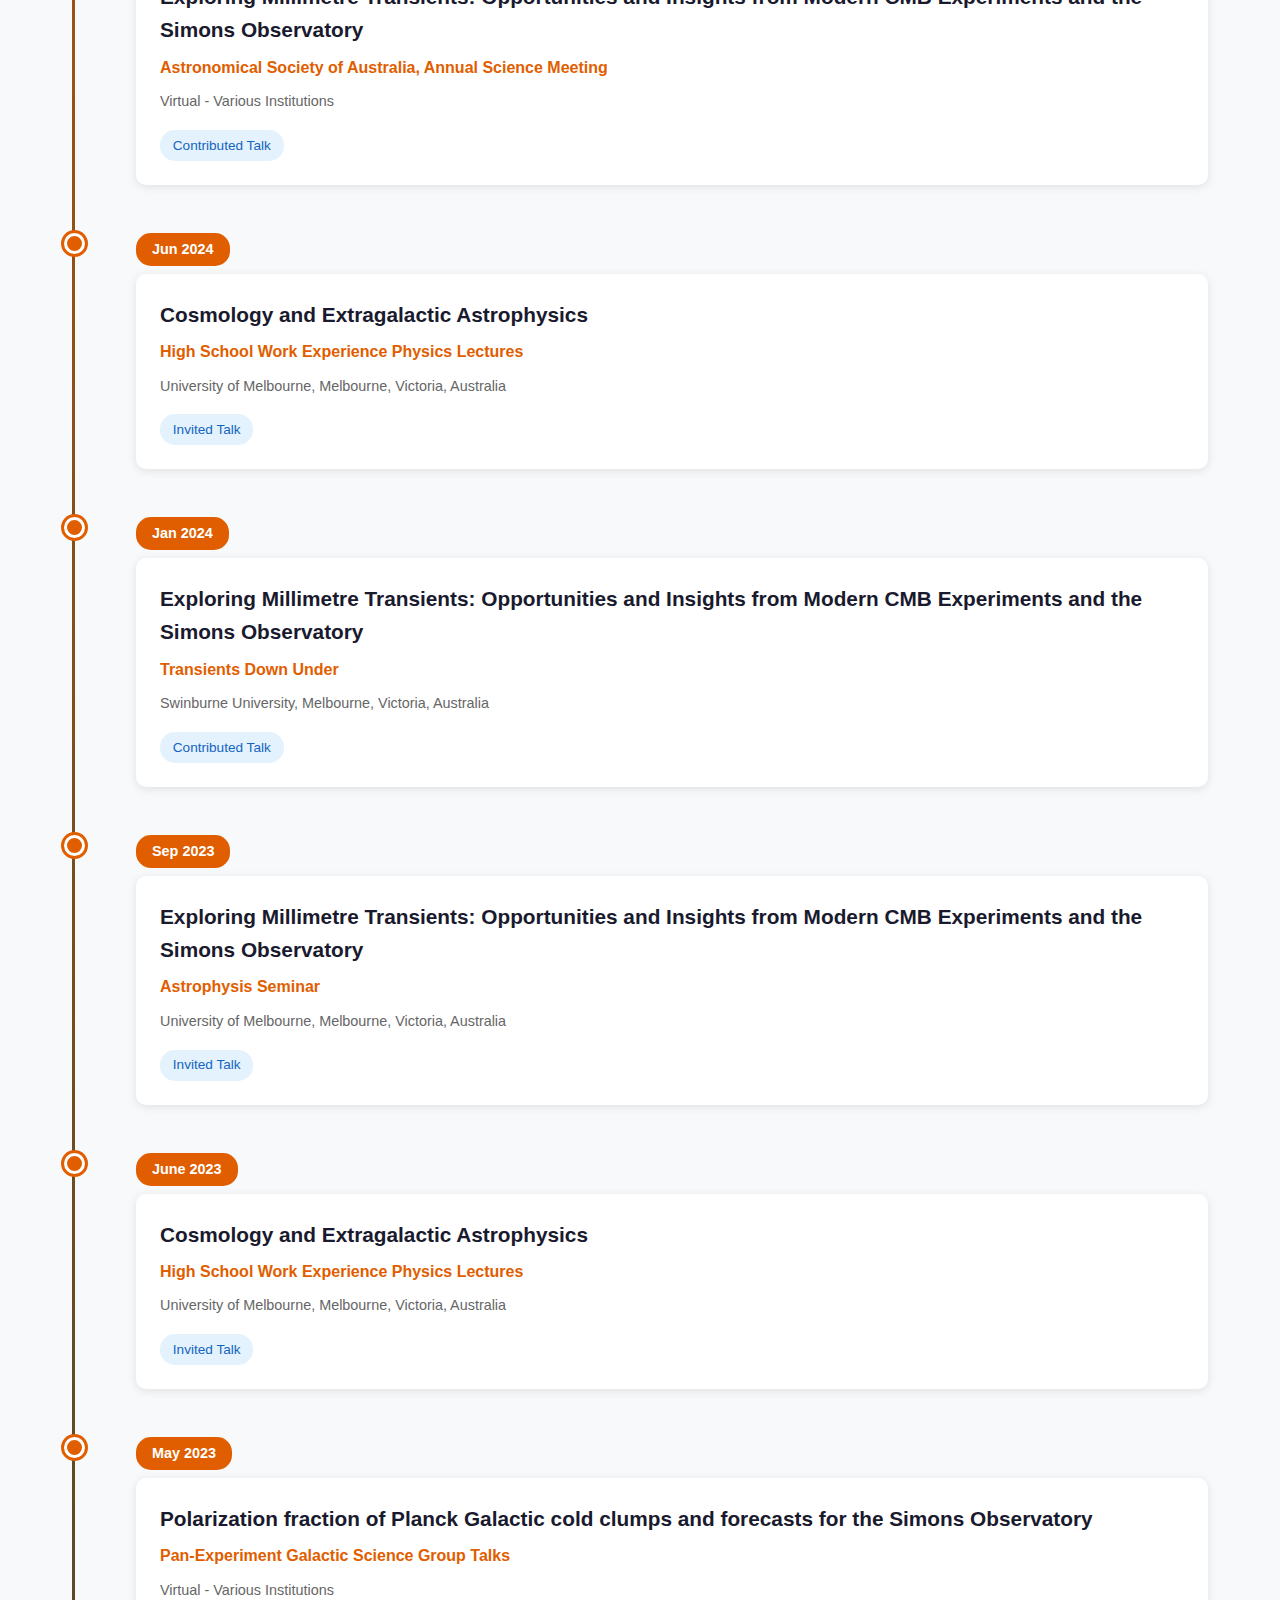
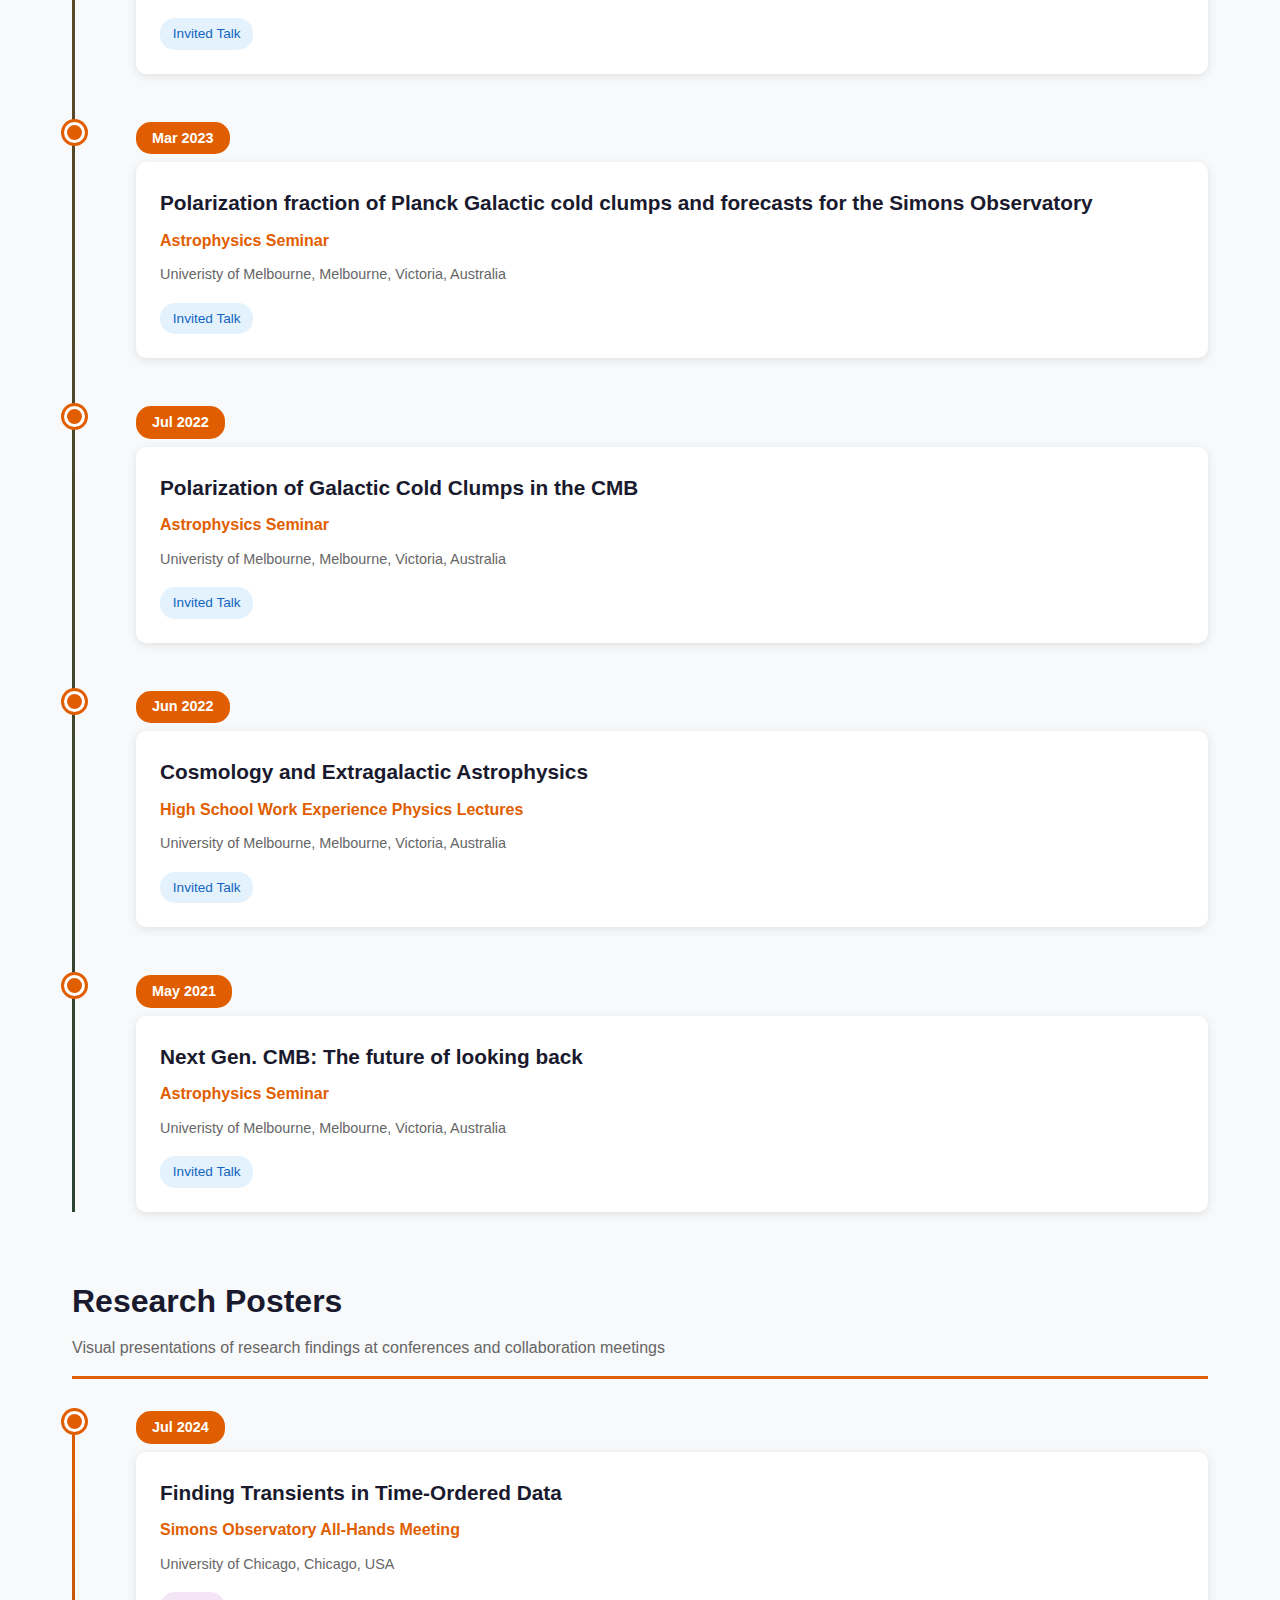
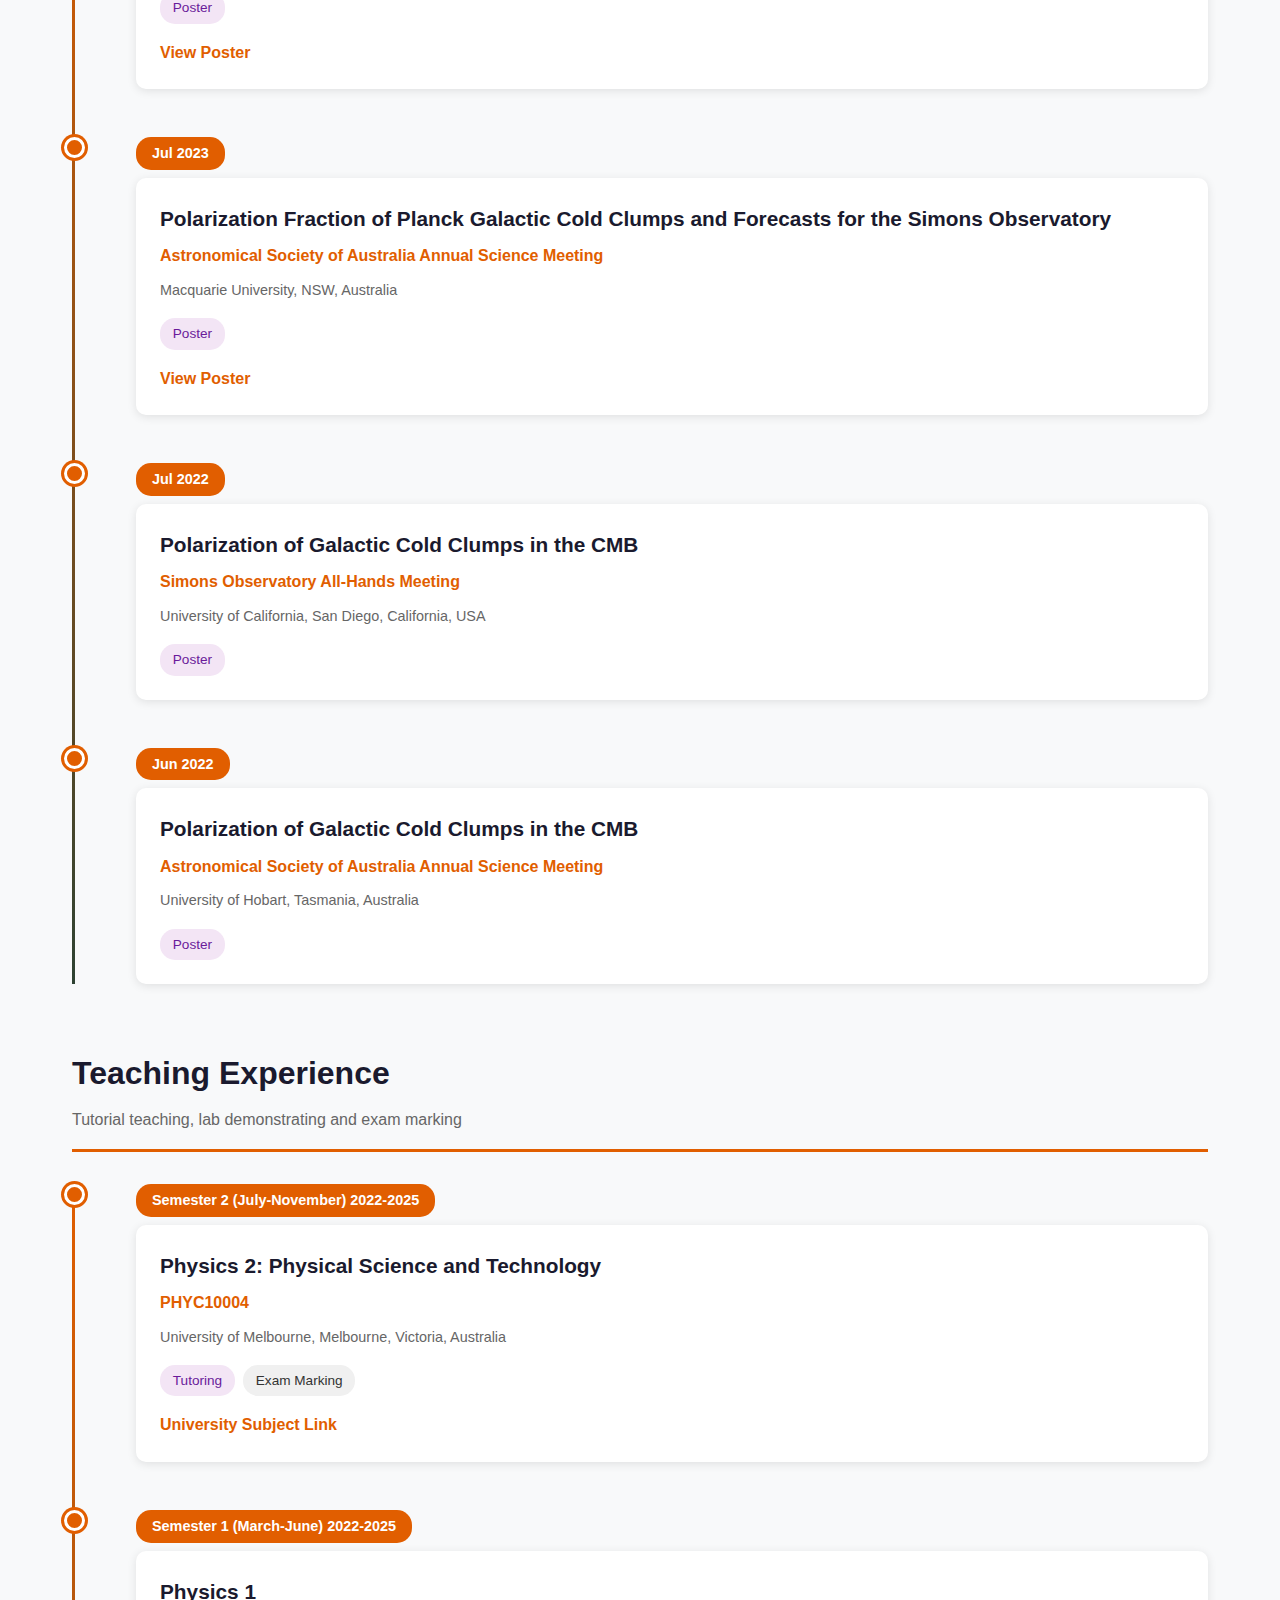
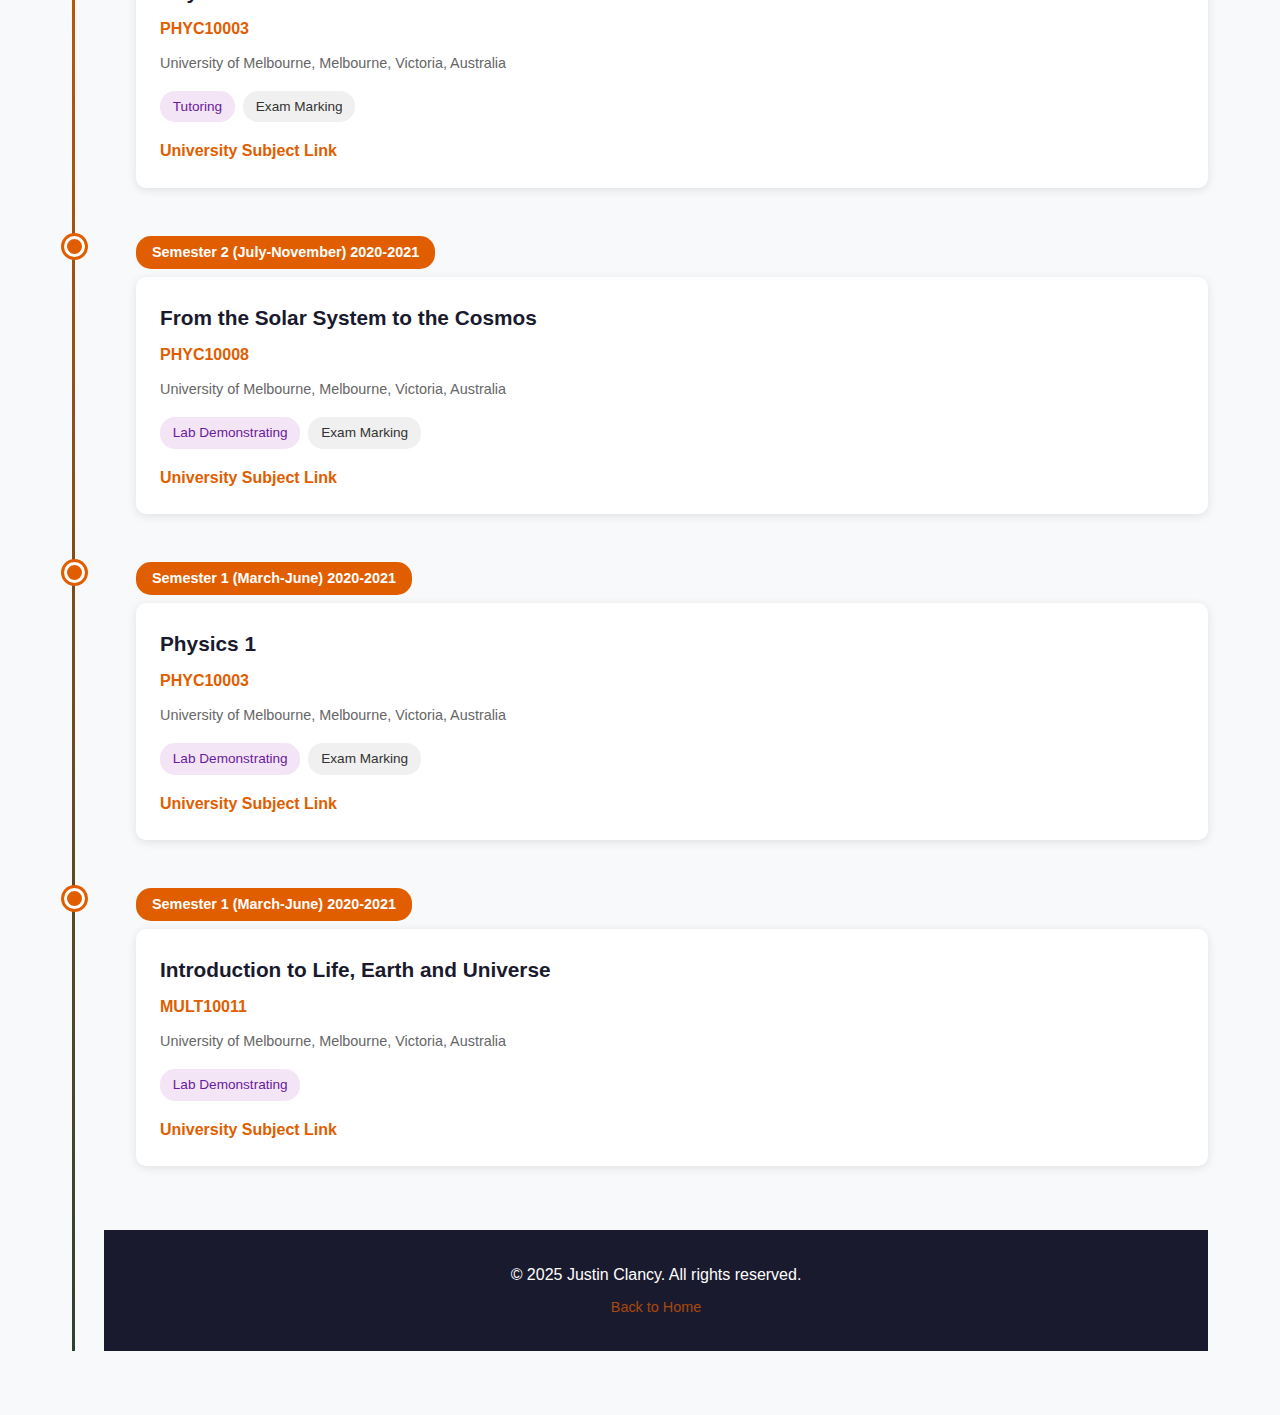
<file: research_outreach.html>
<!DOCTYPE HTML>
<html>
<head>
    <title>Achievements & Presentations - Justin Clancy</title>
    <meta charset="utf-8" />
    <meta name="viewport" content="width=device-width, initial-scale=1, user-scalable=no" />
    <style>
        * {
            margin: 0;
            padding: 0;
            box-sizing: border-box;
        }

        body {
            font-family: -apple-system, BlinkMacSystemFont, 'Segoe UI', Roboto, Oxygen, Ubuntu, sans-serif;
            line-height: 1.6;
            color: #333;
            background: #f8f9fa;
        }

        /* Header */
        header {
            background: linear-gradient(135deg, #1a1a2e 0%, #2e4232 100%);
            color: white;
            padding: 1rem 0;
            position: fixed;
            width: 100%;
            top: 0;
            z-index: 1000;
            box-shadow: 0 2px 10px rgba(0,0,0,0.1);
        }

        nav {
            max-width: 1200px;
            margin: 0 auto;
            display: flex;
            justify-content: space-between;
            align-items: center;
            padding: 0 2rem;
        }

        .logo {
            font-size: 1.5rem;
            font-weight: 700;
            color: #e15e00;
            text-decoration: none;
        }

        .nav-links {
            display: flex;
            gap: 2rem;
            list-style: none;
        }

        .nav-links a {
            color: white;
            text-decoration: none;
            font-weight: 500;
            transition: color 0.3s;
        }

        .nav-links a:hover {
            color: #e15e00;
        }

        /* Page Header */
        .page-header {
            margin-top: 70px;
            background: linear-gradient(135deg, #2e4232 0%, #1a1a2e 100%);
            color: white;
            padding: 4rem 2rem 3rem;
            text-align: center;
        }

        .page-header h1 {
            font-size: 2.5rem;
            margin-bottom: 0.5rem;
        }

        .page-header p {
            font-size: 1.1rem;
            opacity: 0.9;
        }

        /* Container */
        .container {
            max-width: 1200px;
            margin: 0 auto;
            padding: 4rem 2rem;
        }

        /* Filter Tabs */
        .filter-tabs {
            display: flex;
            justify-content: center;
            gap: 1rem;
            margin-bottom: 3rem;
            flex-wrap: wrap;
        }

        .tab-btn {
            padding: 0.8rem 1.5rem;
            background: white;
            border: 2px solid #e15e00;
            color: #e15e00;
            border-radius: 25px;
            cursor: pointer;
            font-weight: 600;
            transition: all 0.3s;
        }

        .tab-btn:hover, .tab-btn.active {
            background: #e15e00;
            color: white;
        }

        /* Timeline */
        .timeline {
            position: relative;
            padding-left: 2rem;
        }

        .timeline::before {
            content: '';
            position: absolute;
            left: 0;
            top: 0;
            bottom: 0;
            width: 3px;
            background: linear-gradient(180deg, #e15e00 0%, #2e4232 100%);
        }

        .timeline-item {
            position: relative;
            margin-bottom: 3rem;
            padding-left: 2rem;
        }

        .timeline-item::before {
            content: '';
            position: absolute;
            left: -2.5rem;
            top: 0;
            width: 15px;
            height: 15px;
            background: #e15e00;
            border-radius: 50%;
            border: 3px solid white;
            box-shadow: 0 0 0 3px #e15e00;
        }

        .timeline-date {
            display: inline-block;
            background: #e15e00;
            color: white;
            padding: 0.3rem 1rem;
            border-radius: 15px;
            font-size: 0.9rem;
            font-weight: 600;
            margin-bottom: 0.5rem;
        }

        .timeline-content {
            background: white;
            padding: 1.5rem;
            border-radius: 10px;
            box-shadow: 0 2px 10px rgba(0,0,0,0.1);
            transition: transform 0.3s, box-shadow 0.3s;
        }

        .timeline-content:hover {
            transform: translateX(5px);
            box-shadow: 0 5px 20px rgba(0,0,0,0.15);
        }

        .timeline-content h3 {
            color: #1a1a2e;
            margin-bottom: 0.5rem;
            font-size: 1.3rem;
        }

        .timeline-content .venue {
            color: #e15e00;
            font-weight: 600;
            margin-bottom: 0.5rem;
            display: block;
        }

        .timeline-content .location {
            color: #666;
            font-size: 0.9rem;
            margin-bottom: 1rem;
        }

        .timeline-content p {
            color: #555;
            margin-bottom: 1rem;
        }

        .tags {
            display: flex;
            flex-wrap: wrap;
            gap: 0.5rem;
            margin-top: 1rem;
        }

        .tag {
            background: #f0f0f0;
            color: #333;
            padding: 0.3rem 0.8rem;
            border-radius: 15px;
            font-size: 0.85rem;
        }

        .tag.talk {
            background: #e3f2fd;
            color: #1565c0;
        }

        .tag.poster {
            background: #f3e5f5;
            color: #6a1b9a;
        }

        .tag.award {
            background: #fff3e0;
            color: #e65100;
        }

        .tag.invited {
            background: #e8f5e9;
            color: #2e7d32;
        }

        /* Awards Grid */
        .awards-grid {
            display: grid;
            grid-template-columns: repeat(auto-fit, minmax(300px, 1fr));
            gap: 2rem;
            margin-top: 2rem;
        }

        .award-card {
            background: white;
            padding: 2rem;
            border-radius: 10px;
            box-shadow: 0 2px 10px rgba(0,0,0,0.1);
            border-top: 4px solid #e15e00;
            transition: transform 0.3s, box-shadow 0.3s;
        }

        .award-card:hover {
            transform: translateY(-5px);
            box-shadow: 0 5px 20px rgba(0,0,0,0.15);
        }

        .award-icon {
            font-size: 3rem;
            margin-bottom: 1rem;
        }

        .award-card h3 {
            color: #1a1a2e;
            margin-bottom: 0.5rem;
            font-size: 1.2rem;
        }

        .award-card .organization {
            color: #e15e00;
            font-weight: 600;
            margin-bottom: 0.5rem;
        }

        .award-card .date {
            color: #666;
            font-size: 0.9rem;
            margin-bottom: 1rem;
        }

        .award-card p {
            color: #555;
        }

        /* Section Headers */
        .section-header {
            margin-bottom: 2rem;
            padding-bottom: 1rem;
            border-bottom: 3px solid #e15e00;
        }

        .section-header h2 {
            color: #1a1a2e;
            font-size: 2rem;
            margin-bottom: 0.5rem;
        }

        .section-header p {
            color: #666;
        }

        /* Links */
        .presentation-link {
            color: #e15e00;
            text-decoration: none;
            font-weight: 600;
            margin-right: 1rem;
            transition: color 0.3s;
        }

        .presentation-link:hover {
            color: #c75000;
            text-decoration: underline;
        }

        /* Stats Bar */
        .stats-bar {
            background: white;
            padding: 2rem;
            border-radius: 10px;
            margin-bottom: 3rem;
            box-shadow: 0 2px 10px rgba(0,0,0,0.1);
        }

        .stats-grid {
            display: grid;
            grid-template-columns: repeat(auto-fit, minmax(200px, 1fr));
            gap: 2rem;
            text-align: center;
        }

        .stat-item {
            padding: 1rem;
        }

        .stat-number {
            font-size: 2.5rem;
            font-weight: 700;
            color: #e15e00;
            margin-bottom: 0.5rem;
        }

        .stat-label {
            color: #666;
            font-weight: 600;
        }

        /* Footer */
        footer {
            background: #1a1a2e;
            color: white;
            text-align: center;
            padding: 2rem;
            margin-top: 4rem;
        }

        /* Responsive */
        @media (max-width: 768px) {
            .page-header h1 {
                font-size: 2rem;
            }

            .timeline {
                padding-left: 1rem;
            }

            .timeline-item {
                padding-left: 1.5rem;
            }

            .nav-links {
                display: none;
            }
        }
    </style>
</head>
<body>
    <!-- Header -->
    <header>
        <nav>
            <a href="index.html" class="logo">JUSTIN CLANCY</a>
            <ul class="nav-links">
                <li><a href="index.html#skills">Skills</a></li>
                <li><a href="index.html#projects">Projects</a></li>
                <li><a href="achievements.html">Achievements</a></li>
                <li><a href="index.html#about">About</a></li>
                <li><a href="index.html#contact">Contact</a></li>
            </ul>
        </nav>
    </header>

    <!-- Page Header -->
    <section class="page-header">
        <h1>Presentations, Teaching and Achievements</h1>
        <p>Conference talks, research posters, lab demonstrating, undergraduate tutoring, and academic awards</p>
    </section>

    <!-- Main Content -->
    <div class="container">

    <!-- Stats Bar -->
    <div class="stats-bar">
        <div class="stats-grid">
            <div class="stat-item">
                <div class="stat-number">10+</div>
                <div class="stat-label">Presentations</div>
            </div>
            <div class="stat-item">
                <div class="stat-number">4</div>
                <div class="stat-label">Conference Posters</div>
            </div>
            <div class="stat-item">
                <div class="stat-number">5+</div>
                <div class="stat-label">Years Teaching</div>
            </div>
            <div class="stat-item">
                <div class="stat-number">5</div>
                <div class="stat-label">Awards</div>
            </div>
         </div>
    </div>

    <!-- Awards Section -->
    <div class="section-header">
        <h2>Awards & Scholarships</h2>
    </div>
    <div class="awards-grid">
        <div class="award-card">
            <h3>Dr Albert Shimmins Postgraduate Writing-Up Award</h3>
            <div class="organization">University of Melbourne</div>
            <div class="date">September 2025</div>
        </div>

        <div class="award-card">
            <h3>Laby PhD Travelling Scholarship</h3>
            <div class="organization">University of Melbourne</div>
            <div class="date">2024</div>
        </div>

        <div class="award-card">
            <h3>Melbourne Research Scholarship</h3>
            <div class="organization">University of Melbourne</div>
            <div class="date">2022</div>
        </div>

        <div class="award-card">
            <h3>Research Training Program Scholarship</h3>
            <div class="organization">Univeristy of Melbourne & The Australian Government</div>
            <div class="date">2022-2025</div>
        </div>

        <div class="award-card">
            <h3>Klein Prize in Experimental Physics</h3>
            <div class="organization">School of Physics, UoM</div>
            <div class="date">August 2022</div>
        </div>
    </div>

    <!-- Conference Talks Section -->
    <div class="section-header" style="margin-top: 4rem;">
        <h2>Conference Talks & Presentations</h2>
        <p>Invited talks and contributed presentations at national and international conferences or outreach events</p>
    </div>

    <div class="timeline">

        <div class="timeline-item">
            <div class="timeline-date">Jul 2025</div>
            <div class="timeline-content">
                <h3>Unlocking the Millimetre-Wave Transient Sky with the Simons Observatory</h3>
                <span class="venue">Dynamic Radio Sky 2025</span>
                <span class="location">University of Sydney, Sydney, NSW, Australia</span>
                <p></p>
                <div class="tags">
                    <span class="tag talk">Contributed Talk</span>
                </div>
            </div>
        </div>

        <div class="timeline-item">
            <div class="timeline-date">Jul 2025</div>
            <div class="timeline-content">
                <h3>Cosmology and Extragalactic Astrophysics</h3>
                <span class="venue">High School Work Experience Physics Lectures</span>
                <span class="location">University of Melbourne, Melbourne, Victoria, Australia</span>
                <p></p>
                <div class="tags">
                    <span class="tag talk">Invited Talk</span>
                </div>
            </div>
        </div>

        <div class="timeline-item">
            <div class="timeline-date">May 2025</div>
            <div class="timeline-content">
                <h3>Exploring the transient sky with the Simons Observatory</h3>
                <span class="venue">Astrophysics Seminar Series</span>
                <span class="location">Imperial College, London, United Kingdom</span>
                <p></p>
                <div class="tags">
                    <span class="tag talk">Invited Talk</span>
                </div>
            </div>
        </div>

        <div class="timeline-item">
            <div class="timeline-date">May 2025</div>
            <div class="timeline-content">
                <h3>Comparing SZ-model profiles: Relativistic tSZ & Triaxiality in MMFs</h3>
                <span class="venue">Melbourne-Manchester-Toronto Sunyaev-Zel'dovich Workshop 2025</span>
                <span class="location">Univeristy of Manchester, Manchester, United Kingdom</span>
                <p></p>
                <div class="tags">
                    <span class="tag talk">Invited Talk</span>
                </div>
            </div>
        </div>

        <div class="timeline-item">
            <div class="timeline-date">May 2025</div>
            <div class="timeline-content">
                <h3>Side Quests of a CMB Experiment</h3>
                <span class="venue">Geoff Opat Series Seminar</span>
                <span class="location">Univeristy of Melbourne, Melbourne, Victoria, Australia</span>
                <p></p>
                <div class="tags">
                    <span class="tag talk">Invited Talk</span>
                </div>
            </div>
        </div>

        <div class="timeline-item">
            <div class="timeline-date">Dec 2024</div>
            <div class="timeline-content">
                <h3>Exploring Millimetre Transients: Opportunities and Insights from Modern CMB Experiments and the Simons Observatory</h3>
                <span class="venue">25th Congress of the Australian Institute of Physics (AIP)</span>
                <span class="location">Melbourne Convention and Exhibition Centre, Melbourne, Victoria, Australia</span>
                <p></p>
                <div class="tags">
                    <span class="tag talk">Contributed Talk</span>
                </div>
            </div>
        </div>

        <div class="timeline-item">
            <div class="timeline-date">Jun 2024</div>
            <div class="timeline-content">
                <h3>Exploring Millimetre Transients: Opportunities and Insights from Modern CMB Experiments and the Simons Observatory</h3>
                <span class="venue">Astronomical Society of Australia, Annual Science Meeting</span>
                <span class="location">Virtual - Various Institutions</span>
                <p></p>
                <div class="tags">
                    <span class="tag talk">Contributed Talk</span>
                </div>
            </div>
        </div>

        <div class="timeline-item">
            <div class="timeline-date">Jun 2024</div>
            <div class="timeline-content">
                <h3>Cosmology and Extragalactic Astrophysics</h3>
                <span class="venue">High School Work Experience Physics Lectures</span>
                <span class="location">University of Melbourne, Melbourne, Victoria, Australia</span>
                <p></p>
                <div class="tags">
                    <span class="tag talk">Invited Talk</span>
                </div>
            </div>
        </div>

        <div class="timeline-item">
            <div class="timeline-date">Jan 2024</div>
            <div class="timeline-content">
                <h3>Exploring Millimetre Transients: Opportunities and Insights from Modern CMB Experiments and the Simons Observatory</h3>
                <span class="venue">Transients Down Under</span>
                <span class="location">Swinburne University, Melbourne, Victoria, Australia</span>
                <p></p>
                <div class="tags">
                    <span class="tag talk">Contributed Talk</span>
                </div>
            </div>
        </div>

        <div class="timeline-item">
            <div class="timeline-date">Sep 2023</div>
            <div class="timeline-content">
                <h3>Exploring Millimetre Transients: Opportunities and Insights from Modern CMB Experiments and the Simons Observatory</h3>
                <span class="venue">Astrophysis Seminar</span>
                <span class="location">University of Melbourne, Melbourne, Victoria, Australia</span>
                <p></p>
                <div class="tags">
                    <span class="tag talk">Invited Talk</span>
                </div>
            </div>
        </div>

        <div class="timeline-item">
            <div class="timeline-date">June 2023</div>
            <div class="timeline-content">
                <h3>Cosmology and Extragalactic Astrophysics</h3>
                <span class="venue">High School Work Experience Physics Lectures</span>
                <span class="location">University of Melbourne, Melbourne, Victoria, Australia</span>
                <p></p>
                <div class="tags">
                    <span class="tag talk">Invited Talk</span>
                </div>
            </div>
        </div>
    
        <div class="timeline-item">
            <div class="timeline-date">May 2023</div>
            <div class="timeline-content">
                <h3>Polarization fraction of Planck Galactic cold clumps and forecasts for the Simons Observatory</h3>
                <span class="venue">Pan-Experiment Galactic Science Group Talks</span>
                <span class="location">Virtual - Various Institutions</span>
                <p></p>
                <div class="tags">
                    <span class="tag talk">Invited Talk</span>
                </div>
            </div>
        </div>

        <div class="timeline-item">
            <div class="timeline-date">Mar 2023</div>
            <div class="timeline-content">
                <h3>Polarization fraction of Planck Galactic cold clumps and forecasts for the Simons Observatory</h3>
                <span class="venue">Astrophysics Seminar</span>
                <span class="location">Univeristy of Melbourne, Melbourne, Victoria, Australia</span>
                <p></p>
                <div class="tags">
                    <span class="tag talk">Invited Talk</span>
                </div>
            </div>
        </div>

        <div class="timeline-item">
            <div class="timeline-date">Jul 2022</div>
            <div class="timeline-content">
                <h3>Polarization of Galactic Cold Clumps in the CMB</h3>
                <span class="venue">Astrophysics Seminar</span>
                <span class="location">Univeristy of Melbourne, Melbourne, Victoria, Australia</span>
                <p></p>
                <div class="tags">
                    <span class="tag talk">Invited Talk</span>
                </div>
            </div>
        </div>

        <div class="timeline-item">
            <div class="timeline-date">Jun 2022</div>
            <div class="timeline-content">
                <h3>Cosmology and Extragalactic Astrophysics</h3>
                <span class="venue">High School Work Experience Physics Lectures</span>
                <span class="location">University of Melbourne, Melbourne, Victoria, Australia</span>
                <p></p>
                <div class="tags">
                    <span class="tag talk">Invited Talk</span>
                </div>
            </div>
        </div>

        <div class="timeline-item">
            <div class="timeline-date">May 2021</div>
            <div class="timeline-content">
                <h3>Next Gen. CMB: The future of looking back</h3>
                <span class="venue">Astrophysics Seminar</span>
                <span class="location">Univeristy of Melbourne, Melbourne, Victoria, Australia</span>
                <p></p>
                <div class="tags">
                    <span class="tag talk">Invited Talk</span>
                </div>
            </div>
        </div>
    </div>

    <!-- Posters Section -->
    <div class="section-header" style="margin-top: 4rem;">
        <h2>Research Posters</h2>
        <p>Visual presentations of research findings at conferences and collaboration meetings</p>
    </div>

    <div class="timeline">
        <div class="timeline-item">
            <div class="timeline-date">Jul 2024</div>
            <div class="timeline-content">
                <h3>Finding Transients in Time-Ordered Data</h3>
                <span class="venue">Simons Observatory All-Hands Meeting</span>
                <span class="location">University of Chicago, Chicago, USA</span>
                <div class="tags">
                    <span class="tag poster">Poster</span>
                </div>
                <div style="margin-top: 1rem;">
                    <a href="mefiles/SOF2F_24_poster.pdf" class="presentation-link">View Poster</a>
                </div>
            </div>
        </div>

        <div class="timeline-item">
            <div class="timeline-date">Jul 2023</div>
            <div class="timeline-content">
                <h3>Polarization Fraction of Planck Galactic Cold Clumps and Forecasts for the Simons Observatory</h3>
                <span class="venue">Astronomical Society of Australia Annual Science Meeting</span>
                <span class="location">Macquarie University, NSW, Australia</span>
                <div class="tags">
                    <span class="tag poster">Poster</span>
                </div>
                <div style="margin-top: 1rem;">
                    <a href="mefiles/asa2023_poster.pdf" class="presentation-link">View Poster</a>
                </div>
            </div>
        </div>

        <div class="timeline-item">
            <div class="timeline-date">Jul 2022</div>
            <div class="timeline-content">
                <h3>Polarization of Galactic Cold Clumps in the CMB</h3>
                <span class="venue">Simons Observatory All-Hands Meeting</span>
                <span class="location">University of California, San Diego, California, USA </span>
                <div class="tags">
                    <span class="tag poster">Poster</span>
                </div>
            </div>
        </div>

        <div class="timeline-item">
            <div class="timeline-date">Jun 2022</div>
            <div class="timeline-content">
                <h3>Polarization of Galactic Cold Clumps in the CMB</h3>
                <span class="venue">Astronomical Society of Australia Annual Science Meeting</span>
                <span class="location">University of Hobart, Tasmania, Australia</span>
                <div class="tags">
                    <span class="tag poster">Poster</span>
                </div>
            </div>
        </div>
    </div>

    <!-- Teaching Section -->
    <div class="section-header" style="margin-top: 4rem;">
        <h2>Teaching Experience</h2>
        <p>Tutorial teaching, lab demonstrating and exam marking</p>
    </div>

    <div class="timeline">
        <div class="timeline-item">
            <div class="timeline-date">Semester 2 (July-November) 2022-2025</div>
            <div class="timeline-content">
                <h3>Physics 2: Physical Science and Technology</h3>
                <span class="venue">PHYC10004</span>
                <span class="location">University of Melbourne, Melbourne, Victoria, Australia</span>
                <div class="tags">
                    <span class="tag poster">Tutoring</span>
                    <span class="tag">Exam Marking</span>
                </div>
                <div style="margin-top: 1rem;">
                    <a href="https://handbook.unimelb.edu.au/2025/subjects/phyc10004" class="presentation-link">University Subject Link</a>
                </div>
            </div>
        </div>  

        <div class="timeline-item">
            <div class="timeline-date">Semester 1 (March-June) 2022-2025</div>
            <div class="timeline-content">
                <h3>Physics 1</h3>
                <span class="venue">PHYC10003</span>
                <span class="location">University of Melbourne, Melbourne, Victoria, Australia</span>
                <div class="tags">
                    <span class="tag poster">Tutoring</span>
                    <span class="tag">Exam Marking</span>
                </div>
                <div style="margin-top: 1rem;">
                    <a href="https://handbook.unimelb.edu.au/2025/subjects/phyc10003" class="presentation-link">University Subject Link</a>
                </div>
            </div>
        </div>  

        <div class="timeline-item">
            <div class="timeline-date">Semester 2 (July-November) 2020-2021</div>
            <div class="timeline-content">
                <h3>From the Solar System to the Cosmos</h3>
                <span class="venue">PHYC10008</span>
                <span class="location">University of Melbourne, Melbourne, Victoria, Australia</span>
                <div class="tags">
                    <span class="tag poster">Lab Demonstrating</span>
                    <span class="tag">Exam Marking</span>
                </div>
                <div style="margin-top: 1rem;">
                    <a href="https://handbook.unimelb.edu.au/2025/subjects/phyc10008" class="presentation-link">University Subject Link</a>
                </div>
            </div>
        </div>  

        <div class="timeline-item">
            <div class="timeline-date">Semester 1 (March-June) 2020-2021</div>
            <div class="timeline-content">
                <h3>Physics 1</h3>
                <span class="venue">PHYC10003</span>
                <span class="location">University of Melbourne, Melbourne, Victoria, Australia</span>
                <div class="tags">
                    <span class="tag poster">Lab Demonstrating</span>
                    <span class="tag">Exam Marking</span>
                </div>
                <div style="margin-top: 1rem;">
                    <a href="https://handbook.unimelb.edu.au/2025/subjects/phyc10003" class="presentation-link">University Subject Link</a>
                </div>
            </div>
        </div> 

        <div class="timeline-item">
            <div class="timeline-date">Semester 1 (March-June) 2020-2021</div>
            <div class="timeline-content">
                <h3>Introduction to Life, Earth and Universe</h3>
                <span class="venue">MULT10011</span>
                <span class="location">University of Melbourne, Melbourne, Victoria, Australia</span>
                <div class="tags">
                    <span class="tag poster">Lab Demonstrating</span>
                </div>
                <div style="margin-top: 1rem;">
                    <a href="https://handbook.unimelb.edu.au/2025/subjects/mult10011" class="presentation-link">University Subject Link</a>
                </div>
            </div>
        </div> 

    <footer>
        <p>&copy; 2025 Justin Clancy. All rights reserved.</p>
        <p style="font-size: 0.9rem; margin-top: 0.5rem; opacity: 0.7;">
            <a href="index.html" style="color: #e15e00; text-decoration: none;">Back to Home</a>
        </p>

    </footer>
</body>
</html>
</file>
<file: assets/css/noscript.css>
/*
	Solid State by HTML5 UP
	html5up.net | @ajlkn
	Free for personal and commercial use under the CCA 3.0 license (html5up.net/license)
*/

/* Banner */

body.is-preload #banner:after {
	opacity: 0.85;
}

body.is-preload #banner > .inner {
	-moz-filter: none;
	-webkit-filter: none;
	-ms-filter: none;
	filter: none;
	-moz-transform: none;
	-webkit-transform: none;
	-ms-transform: none;
	transform: none;
	opacity: 1;
}
/* 
	body.is-preload #banner .logo {
		-moz-transform: none;
		-webkit-transform: none;
		-ms-transform: none;
		transform: none;
		opacity: 1;
	}

	body.is-preload #banner h2 {
		opacity: 1;
		-moz-transform: none;
		-webkit-transform: none;
		-ms-transform: none;
		transform: none;
		-moz-filter: none;
		-webkit-filter: none;
		-ms-filter: none;
		filter: none;
	}

	body.is-preload #banner p {
		opacity: 01;
		-moz-transform: none;
		-webkit-transform: none;
		-ms-transform: none;
		transform: none;
		-moz-filter: none;
		-webkit-filter: none;
		-ms-filter: none;
		filter: none;
	} */
</file>
<file: assets/css/main.css>
@import url(fontawesome-all.min.css);
/* @import url("https://fonts.googleapis.com/css?family=Raleway:200,700|Source+Sans+Pro:300,600,300italic,600italic"); */
@import url("https://fonts.googleapis.com/css?family=Source+Sans+Pro:300,300italic,600,600italic");

/*
	Solid State by HTML5 UP
	html5up.net | @ajlkn
	Free for personal and commercial use under the CCA 3.0 license (html5up.net/license)
*/

html, body, div, span, applet, object,
iframe, h1, h2, h3, h4, h5, h6, p, blockquote,
pre, a, abbr, acronym, address, big, cite,
code, del, dfn, em, img, ins, kbd, q, s, samp,
small, strike, strong, sub, sup, tt, var, b,
u, i, center, dl, dt, dd, ol, ul, li, fieldset,
form, label, legend, table, caption, tbody,
tfoot, thead, tr, th, td, article, aside,
canvas, details, embed, figure, figcaption,
footer, header, hgroup, menu, nav, output, ruby,
section, summary, time, mark, audio, video {
	margin: 0;
	padding: 0;
	border: 0;
	font-size: 100%;
	font: inherit;
	vertical-align: baseline;}

article, aside, details, figcaption, figure,
footer, header, hgroup, menu, nav, section {
	display: block;}

body {
	line-height: 1;
}

ol, ul {
	list-style: none;
}

blockquote, q {
	quotes: none;
}

	blockquote:before, blockquote:after, q:before, q:after {
		content: '';
		content: none;
	}

table {
	border-collapse: collapse;
	border-spacing: 0;
}

body {
	-webkit-text-size-adjust: none;
}

mark {
	background-color: transparent;
	color: inherit;
}

input::-moz-focus-inner {
	border: 0;
	padding: 0;
}

input, select, textarea {
	-moz-appearance: none;
	-webkit-appearance: none;
	-ms-appearance: none;
	appearance: none;
}

/* Basic */

	@-ms-viewport {
		width: device-width;
	}

	body {
		-ms-overflow-style: scrollbar;
	}

	@media screen and (max-width: 480px) {

		html, body {
			min-width: 320px;
		}

	}

	html {
		box-sizing: border-box;
	}

	*, *:before, *:after {
		box-sizing: inherit;
	}

	body {
		background-color: #2e3141;
		background-image: linear-gradient(to top, rgba(46, 49, 65, 0.8), rgba(46, 49, 65, 0.8)), url("../../images/bg.jpg");
		background-size: auto,
 cover;
		background-attachment: fixed,
 fixed;
		background-position: center,
 center;
	}

		body.is-preload *, body.is-preload *:before, body.is-preload *:after {
			-moz-animation: none !important;
			-webkit-animation: none !important;
			-ms-animation: none !important;
			animation: none !important;
			-moz-transition: none !important;
			-webkit-transition: none !important;
			-ms-transition: none !important;
			transition: none !important;
		}

/* Type */

	body, input, select, textarea {
		color: #ffffff;
		font-family: "Source Sans Pro", Helvetica, sans-serif;
		font-size: 17pt;
		font-weight: 300;
		line-height: 1.65;
	}

		@media screen and (max-width: 1680px) {

			body, input, select, textarea {
				font-size: 14pt;
			}
			/* added custom */
			iframe {
				width: 90%;
				height: 600px;
			}

		}

		@media screen and (max-width: 1280px) {

			body, input, select, textarea {
				font-size: 12pt;
			}
			/* added custom */
			iframe {
				width: 90%;
				height: 500px;
			}

		}

		@media screen and (max-width: 980px) {

			body, input, select, textarea {
				font-size: 11pt;
			}
			/* added custom */
			iframe {
				width: 80%;
				height: 300px;
			}
		}

		@media screen and (max-width: 736px) {

			body, input, select, textarea {
				font-size: 12pt;
			}

		}

		@media screen and (max-width: 480px) {

			body, input, select, textarea {
				font-size: 12pt;
			}

		}

	a {
		-moz-transition: color 0.2s ease-in-out, border-bottom-color 0.2s ease-in-out;
		-webkit-transition: color 0.2s ease-in-out, border-bottom-color 0.2s ease-in-out;
		-ms-transition: color 0.2s ease-in-out, border-bottom-color 0.2s ease-in-out;
		transition: color 0.2s ease-in-out, border-bottom-color 0.2s ease-in-out;
		border-bottom: dotted 1px rgba(255, 255, 255, 0.35);
		color: #ffffff;
		text-decoration: none;
	}

		a:hover {
			border-bottom-color: transparent;
			color: #ffffff !important;
		}

		a.special:not(.button) {
			text-decoration: none;
			border-bottom: 0;
			display: block;
			font-family: Raleway, Helvetica, sans-serif;
			font-size: 0.8em;
			font-weight: 700;
			letter-spacing: 0.1em;
			margin: 0 0 2em 0;
			text-transform: uppercase;
		}

			a.special:not(.button):before {
				-moz-osx-font-smoothing: grayscale;
				-webkit-font-smoothing: antialiased;
				display: inline-block;
				font-style: normal;
				font-variant: normal;
				text-rendering: auto;
				line-height: 1;
				text-transform: none !important;
				font-family: 'Font Awesome 5 Free';
				font-weight: 900;
			}

			a.special:not(.button):before {
				-moz-transition: background-color 0.2s ease-in-out;
				-webkit-transition: background-color 0.2s ease-in-out;
				-ms-transition: background-color 0.2s ease-in-out;
				transition: background-color 0.2s ease-in-out;
				border-radius: 100%;
				border: solid 2px rgba(255, 255, 255, 0.125);
				content: '\f105';
				display: inline-block;
				font-size: 1.25em;
				height: 2em;
				line-height: 1.75em;
				margin-right: 0.85em;
				text-align: center;
				text-indent: 0.15em;
				vertical-align: middle;
				width: 2em;
			}

			a.special:not(.button):hover:before {
				background-color: rgba(255, 255, 255, 0.025);
			}

			a.special:not(.button):active:before {
				background-color: rgba(255, 255, 255, 0.075);
			}

	strong, b {
		color: #ffffff;
		font-weight: 600;
	}

	em, i {
		font-style: italic;
	}

	p {
		margin: 0 0 2em 0;
	}

	h1, h2, h3, h4, h5, h6 {
		color: #ffffff;
		font-family: Raleway, Helvetica, sans-serif;
		font-weight: 700;
		letter-spacing: 0.1em;
		margin: 0 0 1em 0;
		text-transform: uppercase;
	}

		h1 a, h2 a, h3 a, h4 a, h5 a, h6 a {
			color: inherit;
			text-decoration: none;
			border-bottom: 0;
		}

		h1 span, h2 span, h3 span, h4 span, h5 span, h6 span {
			font-weight: 200;
		}

		h1.major, h2.major, h3.major, h4.major, h5.major, h6.major {
			padding-bottom: 1em;
			border-bottom: solid 2px rgba(255, 255, 255, 0.125);
		}

	h1 {
		font-size: 2.5em;
	}
	h2 {
		font-size: 1.75em;
	}

	h3 {
		font-size: 1.35em;
	}

	h4 {
		font-size: 1.1em;
	}

	h5 {
		font-size: 0.9em;
	}

	h6 {
		font-size: 0.7em;
	}

	hcust {
		font-size: 1.75em;
		position: relative;
    z-index: 1;
    overflow: hidden;
    text-align: center;
	}

	hcust.before, hcust.after {
		position: absolute;
		top: 51%;
		overflow: hidden;
		width: 50%;
		height: 1px;
		content: '/a0';
		background-color: red;
	}

	hcust.before {
		margin-left: -50%;
		text-align: right;
	}

	@media screen and (max-width: 736px) {

		h2 {
			font-size: 1em;
		}

		h3 {
			font-size: 0.8em;
		}

	}

	sub {
		font-size: 0.8em;
		position: relative;
		top: 0.5em;
	}

	sup {
		font-size: 0.8em;
		position: relative;
		top: -0.5em;
	}

	blockquote {
		border-left: solid 4px rgba(255, 255, 255, 0.125);
		font-style: italic;
		margin: 0 0 2em 0;
		padding: 0.5em 0 0.5em 2em;
	}

	code {
		background: rgba(255, 255, 255, 0.025);
		border-radius: 5px;
		border: solid 2px rgba(255, 255, 255, 0.125);
		font-family: "Courier New", monospace;
		font-size: 0.9em;
		margin: 0 0.25em;
		padding: 0.25em 0.65em;
	}

	pre {
		-webkit-overflow-scrolling: touch;
		font-family: "Courier New", monospace;
		font-size: 0.9em;
		margin: 0 0 2em 0;
	}

		pre code {
			display: block;
			line-height: 1.75em;
			padding: 1em 1.5em;
			overflow-x: auto;
		}

	hr {
		border: 0;
		border-bottom: solid 2px rgba(255, 255, 255, 0.125);
		margin: 2.5em 0;
	}

		hr.major {
			margin: 4em 0;
		}

	.align-left {
		text-align: left;
	}

	.align-center {
		text-align: center;
	}

	.align-right {
		text-align: right;
	}

/* Row */

	.row {
		display: flex;
		flex-wrap: wrap;
		box-sizing: border-box;
		align-items: stretch;
	}

		.row > * {
			box-sizing: border-box;
		}

		.row.gtr-uniform > * > :last-child {
			margin-bottom: 0;
		}

		.row.aln-left {
			justify-content: flex-start;
		}

		.row.aln-center {
			justify-content: center;
		}

		.row.aln-right {
			justify-content: flex-end;
		}

		.row.aln-top {
			align-items: flex-start;
		}

		.row.aln-middle {
			align-items: center;
		}

		.row.aln-bottom {
			align-items: flex-end;
		}

		.row > .imp {
			order: -1;
		}

		.row > .col-1 {
			width: 8.33333%;
		}

		.row > .off-1 {
			margin-left: 8.33333%;
		}

		.row > .col-2 {
			width: 16.66667%;
		}

		.row > .off-2 {
			margin-left: 16.66667%;
		}

		.row > .col-3 {
			width: 25%;
		}

		.row > .off-3 {
			margin-left: 25%;
		}

		.row > .col-4 {
			width: 33.33333%;
		}

		.row > .off-4 {
			margin-left: 33.33333%;
		}

		.row > .col-5 {
			width: 41.66667%;
		}

		.row > .off-5 {
			margin-left: 41.66667%;
		}

		.row > .col-6 {
			width: 50%;
		}

		.row > .off-6 {
			margin-left: 50%;
		}

		.row > .col-7 {
			width: 58.33333%;
		}

		.row > .off-7 {
			margin-left: 58.33333%;
		}

		.row > .col-8 {
			width: 66.66667%;
		}

		.row > .off-8 {
			margin-left: 66.66667%;
		}

		.row > .col-9 {
			width: 75%;
		}

		.row > .off-9 {
			margin-left: 75%;
		}

		.row > .col-10 {
			width: 83.33333%;
		}

		.row > .off-10 {
			margin-left: 83.33333%;
		}

		.row > .col-11 {
			width: 91.66667%;
		}

		.row > .off-11 {
			margin-left: 91.66667%;
		}

		.row > .col-12 {
			width: 100%;
		}

		.row > .off-12 {
			margin-left: 100%;
		}

		.row.gtr-0 {
			margin-top: 0;
			margin-left: 0em;
		}

			.row.gtr-0 > * {
				padding: 0 0 0 0em;
			}

			.row.gtr-0.gtr-uniform {
				margin-top: 0em;
			}

				.row.gtr-0.gtr-uniform > * {
					padding-top: 0em;
				}

		.row.gtr-25 {
			margin-top: 0;
			margin-left: -0.4375em;
		}

			.row.gtr-25 > * {
				padding: 0 0 0 0.4375em;
			}

			.row.gtr-25.gtr-uniform {
				margin-top: -0.4375em;
			}

				.row.gtr-25.gtr-uniform > * {
					padding-top: 0.4375em;
				}

		.row.gtr-50 {
			margin-top: 0;
			margin-left: -0.875em;
		}

			.row.gtr-50 > * {
				padding: 0 0 0 0.875em;
			}

			.row.gtr-50.gtr-uniform {
				margin-top: -0.875em;
			}

				.row.gtr-50.gtr-uniform > * {
					padding-top: 0.875em;
				}

		.row {
			margin-top: 0;
			margin-left: -1.75em;
		}

			.row > * {
				padding: 0 0 0 1.75em;
			}

			.row.gtr-uniform {
				margin-top: -1.75em;
			}

				.row.gtr-uniform > * {
					padding-top: 1.75em;
				}

		.row.gtr-150 {
			margin-top: 0;
			margin-left: -2.625em;
		}

			.row.gtr-150 > * {
				padding: 0 0 0 2.625em;
			}

			.row.gtr-150.gtr-uniform {
				margin-top: -2.625em;
			}

				.row.gtr-150.gtr-uniform > * {
					padding-top: 2.625em;
				}

		.row.gtr-200 {
			margin-top: 0;
			margin-left: -3.5em;
		}

			.row.gtr-200 > * {
				padding: 0 0 0 3.5em;
			}

			.row.gtr-200.gtr-uniform {
				margin-top: -3.5em;
			}

				.row.gtr-200.gtr-uniform > * {
					padding-top: 3.5em;
				}

		@media screen and (max-width: 1680px) {

			.row {
				display: flex;
				flex-wrap: wrap;
				box-sizing: border-box;
				align-items: stretch;
			}

				.row > * {
					box-sizing: border-box;
				}

				.row.gtr-uniform > * > :last-child {
					margin-bottom: 0;
				}

				.row.aln-left {
					justify-content: flex-start;
				}

				.row.aln-center {
					justify-content: center;
				}

				.row.aln-right {
					justify-content: flex-end;
				}

				.row.aln-top {
					align-items: flex-start;
				}

				.row.aln-middle {
					align-items: center;
				}

				.row.aln-bottom {
					align-items: flex-end;
				}

				.row > .imp-xlarge {
					order: -1;
				}

				.row > .col-1-xlarge {
					width: 8.33333%;
				}

				.row > .off-1-xlarge {
					margin-left: 8.33333%;
				}

				.row > .col-2-xlarge {
					width: 16.66667%;
				}

				.row > .off-2-xlarge {
					margin-left: 16.66667%;
				}

				.row > .col-3-xlarge {
					width: 25%;
				}

				.row > .off-3-xlarge {
					margin-left: 25%;
				}

				.row > .col-4-xlarge {
					width: 33.33333%;
				}

				.row > .off-4-xlarge {
					margin-left: 33.33333%;
				}

				.row > .col-5-xlarge {
					width: 41.66667%;
				}

				.row > .off-5-xlarge {
					margin-left: 41.66667%;
				}

				.row > .col-6-xlarge {
					width: 50%;
				}

				.row > .off-6-xlarge {
					margin-left: 50%;
				}

				.row > .col-7-xlarge {
					width: 58.33333%;
				}

				.row > .off-7-xlarge {
					margin-left: 58.33333%;
				}

				.row > .col-8-xlarge {
					width: 66.66667%;
				}

				.row > .off-8-xlarge {
					margin-left: 66.66667%;
				}

				.row > .col-9-xlarge {
					width: 75%;
				}

				.row > .off-9-xlarge {
					margin-left: 75%;
				}

				.row > .col-10-xlarge {
					width: 83.33333%;
				}

				.row > .off-10-xlarge {
					margin-left: 83.33333%;
				}

				.row > .col-11-xlarge {
					width: 91.66667%;
				}

				.row > .off-11-xlarge {
					margin-left: 91.66667%;
				}

				.row > .col-12-xlarge {
					width: 100%;
				}

				.row > .off-12-xlarge {
					margin-left: 100%;
				}

				.row.gtr-0 {
					margin-top: 0;
					margin-left: 0em;
				}

					.row.gtr-0 > * {
						padding: 0 0 0 0em;
					}

					.row.gtr-0.gtr-uniform {
						margin-top: 0em;
					}

						.row.gtr-0.gtr-uniform > * {
							padding-top: 0em;
						}

				.row.gtr-25 {
					margin-top: 0;
					margin-left: -0.4375em;
				}

					.row.gtr-25 > * {
						padding: 0 0 0 0.4375em;
					}

					.row.gtr-25.gtr-uniform {
						margin-top: -0.4375em;
					}

						.row.gtr-25.gtr-uniform > * {
							padding-top: 0.4375em;
						}

				.row.gtr-50 {
					margin-top: 0;
					margin-left: -0.875em;
				}

					.row.gtr-50 > * {
						padding: 0 0 0 0.875em;
					}

					.row.gtr-50.gtr-uniform {
						margin-top: -0.875em;
					}

						.row.gtr-50.gtr-uniform > * {
							padding-top: 0.875em;
						}

				.row {
					margin-top: 0;
					margin-left: -1.75em;
				}

					.row > * {
						padding: 0 0 0 1.75em;
					}

					.row.gtr-uniform {
						margin-top: -1.75em;
					}

						.row.gtr-uniform > * {
							padding-top: 1.75em;
						}

				.row.gtr-150 {
					margin-top: 0;
					margin-left: -2.625em;
				}

					.row.gtr-150 > * {
						padding: 0 0 0 2.625em;
					}

					.row.gtr-150.gtr-uniform {
						margin-top: -2.625em;
					}

						.row.gtr-150.gtr-uniform > * {
							padding-top: 2.625em;
						}

				.row.gtr-200 {
					margin-top: 0;
					margin-left: -3.5em;
				}

					.row.gtr-200 > * {
						padding: 0 0 0 3.5em;
					}

					.row.gtr-200.gtr-uniform {
						margin-top: -3.5em;
					}

						.row.gtr-200.gtr-uniform > * {
							padding-top: 3.5em;
						}

		}

		@media screen and (max-width: 1280px) {

			.row {
				display: flex;
				flex-wrap: wrap;
				box-sizing: border-box;
				align-items: stretch;
			}

				.row > * {
					box-sizing: border-box;
				}

				.row.gtr-uniform > * > :last-child {
					margin-bottom: 0;
				}

				.row.aln-left {
					justify-content: flex-start;
				}

				.row.aln-center {
					justify-content: center;
				}

				.row.aln-right {
					justify-content: flex-end;
				}

				.row.aln-top {
					align-items: flex-start;
				}

				.row.aln-middle {
					align-items: center;
				}

				.row.aln-bottom {
					align-items: flex-end;
				}

				.row > .imp-large {
					order: -1;
				}

				.row > .col-1-large {
					width: 8.33333%;
				}

				.row > .off-1-large {
					margin-left: 8.33333%;
				}

				.row > .col-2-large {
					width: 16.66667%;
				}

				.row > .off-2-large {
					margin-left: 16.66667%;
				}

				.row > .col-3-large {
					width: 25%;
				}

				.row > .off-3-large {
					margin-left: 25%;
				}

				.row > .col-4-large {
					width: 33.33333%;
				}

				.row > .off-4-large {
					margin-left: 33.33333%;
				}

				.row > .col-5-large {
					width: 41.66667%;
				}

				.row > .off-5-large {
					margin-left: 41.66667%;
				}

				.row > .col-6-large {
					width: 50%;
				}

				.row > .off-6-large {
					margin-left: 50%;
				}

				.row > .col-7-large {
					width: 58.33333%;
				}

				.row > .off-7-large {
					margin-left: 58.33333%;
				}

				.row > .col-8-large {
					width: 66.66667%;
				}

				.row > .off-8-large {
					margin-left: 66.66667%;
				}

				.row > .col-9-large {
					width: 75%;
				}

				.row > .off-9-large {
					margin-left: 75%;
				}

				.row > .col-10-large {
					width: 83.33333%;
				}

				.row > .off-10-large {
					margin-left: 83.33333%;
				}

				.row > .col-11-large {
					width: 91.66667%;
				}

				.row > .off-11-large {
					margin-left: 91.66667%;
				}

				.row > .col-12-large {
					width: 100%;
				}

				.row > .off-12-large {
					margin-left: 100%;
				}

				.row.gtr-0 {
					margin-top: 0;
					margin-left: 0em;
				}

					.row.gtr-0 > * {
						padding: 0 0 0 0em;
					}

					.row.gtr-0.gtr-uniform {
						margin-top: 0em;
					}

						.row.gtr-0.gtr-uniform > * {
							padding-top: 0em;
						}

				.row.gtr-25 {
					margin-top: 0;
					margin-left: -0.4375em;
				}

					.row.gtr-25 > * {
						padding: 0 0 0 0.4375em;
					}

					.row.gtr-25.gtr-uniform {
						margin-top: -0.4375em;
					}

						.row.gtr-25.gtr-uniform > * {
							padding-top: 0.4375em;
						}

				.row.gtr-50 {
					margin-top: 0;
					margin-left: -0.875em;
				}

					.row.gtr-50 > * {
						padding: 0 0 0 0.875em;
					}

					.row.gtr-50.gtr-uniform {
						margin-top: -0.875em;
					}

						.row.gtr-50.gtr-uniform > * {
							padding-top: 0.875em;
						}

				.row {
					margin-top: 0;
					margin-left: -1.75em;
				}

					.row > * {
						padding: 0 0 0 1.75em;
					}

					.row.gtr-uniform {
						margin-top: -1.75em;
					}

						.row.gtr-uniform > * {
							padding-top: 1.75em;
						}

				.row.gtr-150 {
					margin-top: 0;
					margin-left: -2.625em;
				}

					.row.gtr-150 > * {
						padding: 0 0 0 2.625em;
					}

					.row.gtr-150.gtr-uniform {
						margin-top: -2.625em;
					}

						.row.gtr-150.gtr-uniform > * {
							padding-top: 2.625em;
						}

				.row.gtr-200 {
					margin-top: 0;
					margin-left: -3.5em;
				}

					.row.gtr-200 > * {
						padding: 0 0 0 3.5em;
					}

					.row.gtr-200.gtr-uniform {
						margin-top: -3.5em;
					}

						.row.gtr-200.gtr-uniform > * {
							padding-top: 3.5em;
						}

		}

		@media screen and (max-width: 980px) {

			.row {
				display: flex;
				flex-wrap: wrap;
				box-sizing: border-box;
				align-items: stretch;
			}

				.row > * {
					box-sizing: border-box;
				}

				.row.gtr-uniform > * > :last-child {
					margin-bottom: 0;
				}

				.row.aln-left {
					justify-content: flex-start;
				}

				.row.aln-center {
					justify-content: center;
				}

				.row.aln-right {
					justify-content: flex-end;
				}

				.row.aln-top {
					align-items: flex-start;
				}

				.row.aln-middle {
					align-items: center;
				}

				.row.aln-bottom {
					align-items: flex-end;
				}

				.row > .imp-medium {
					order: -1;
				}

				.row > .col-1-medium {
					width: 8.33333%;
				}

				.row > .off-1-medium {
					margin-left: 8.33333%;
				}

				.row > .col-2-medium {
					width: 16.66667%;
				}

				.row > .off-2-medium {
					margin-left: 16.66667%;
				}

				.row > .col-3-medium {
					width: 25%;
				}

				.row > .off-3-medium {
					margin-left: 25%;
				}

				.row > .col-4-medium {
					width: 33.33333%;
				}

				.row > .off-4-medium {
					margin-left: 33.33333%;
				}

				.row > .col-5-medium {
					width: 41.66667%;
				}

				.row > .off-5-medium {
					margin-left: 41.66667%;
				}

				.row > .col-6-medium {
					width: 50%;
				}

				.row > .off-6-medium {
					margin-left: 50%;
				}

				.row > .col-7-medium {
					width: 58.33333%;
				}

				.row > .off-7-medium {
					margin-left: 58.33333%;
				}

				.row > .col-8-medium {
					width: 66.66667%;
				}

				.row > .off-8-medium {
					margin-left: 66.66667%;
				}

				.row > .col-9-medium {
					width: 75%;
				}

				.row > .off-9-medium {
					margin-left: 75%;
				}

				.row > .col-10-medium {
					width: 83.33333%;
				}

				.row > .off-10-medium {
					margin-left: 83.33333%;
				}

				.row > .col-11-medium {
					width: 91.66667%;
				}

				.row > .off-11-medium {
					margin-left: 91.66667%;
				}

				.row > .col-12-medium {
					width: 100%;
				}

				.row > .off-12-medium {
					margin-left: 100%;
				}

				.row.gtr-0 {
					margin-top: 0;
					margin-left: 0em;
				}

					.row.gtr-0 > * {
						padding: 0 0 0 0em;
					}

					.row.gtr-0.gtr-uniform {
						margin-top: 0em;
					}

						.row.gtr-0.gtr-uniform > * {
							padding-top: 0em;
						}

				.row.gtr-25 {
					margin-top: 0;
					margin-left: -0.4375em;
				}

					.row.gtr-25 > * {
						padding: 0 0 0 0.4375em;
					}

					.row.gtr-25.gtr-uniform {
						margin-top: -0.4375em;
					}

						.row.gtr-25.gtr-uniform > * {
							padding-top: 0.4375em;
						}

				.row.gtr-50 {
					margin-top: 0;
					margin-left: -0.875em;
				}

					.row.gtr-50 > * {
						padding: 0 0 0 0.875em;
					}

					.row.gtr-50.gtr-uniform {
						margin-top: -0.875em;
					}

						.row.gtr-50.gtr-uniform > * {
							padding-top: 0.875em;
						}

				.row {
					margin-top: 0;
					margin-left: -1.75em;
				}

					.row > * {
						padding: 0 0 0 1.75em;
					}

					.row.gtr-uniform {
						margin-top: -1.75em;
					}

						.row.gtr-uniform > * {
							padding-top: 1.75em;
						}

				.row.gtr-150 {
					margin-top: 0;
					margin-left: -2.625em;
				}

					.row.gtr-150 > * {
						padding: 0 0 0 2.625em;
					}

					.row.gtr-150.gtr-uniform {
						margin-top: -2.625em;
					}

						.row.gtr-150.gtr-uniform > * {
							padding-top: 2.625em;
						}

				.row.gtr-200 {
					margin-top: 0;
					margin-left: -3.5em;
				}

					.row.gtr-200 > * {
						padding: 0 0 0 3.5em;
					}

					.row.gtr-200.gtr-uniform {
						margin-top: -3.5em;
					}

						.row.gtr-200.gtr-uniform > * {
							padding-top: 3.5em;
						}

		}

		@media screen and (max-width: 736px) {

			.row {
				display: flex;
				flex-wrap: wrap;
				box-sizing: border-box;
				align-items: stretch;
			}

				.row > * {
					box-sizing: border-box;
				}

				.row.gtr-uniform > * > :last-child {
					margin-bottom: 0;
				}

				.row.aln-left {
					justify-content: flex-start;
				}

				.row.aln-center {
					justify-content: center;
				}

				.row.aln-right {
					justify-content: flex-end;
				}

				.row.aln-top {
					align-items: flex-start;
				}

				.row.aln-middle {
					align-items: center;
				}

				.row.aln-bottom {
					align-items: flex-end;
				}

				.row > .imp-small {
					order: -1;
				}

				.row > .col-1-small {
					width: 8.33333%;
				}

				.row > .off-1-small {
					margin-left: 8.33333%;
				}

				.row > .col-2-small {
					width: 16.66667%;
				}

				.row > .off-2-small {
					margin-left: 16.66667%;
				}

				.row > .col-3-small {
					width: 25%;
				}

				.row > .off-3-small {
					margin-left: 25%;
				}

				.row > .col-4-small {
					width: 33.33333%;
				}

				.row > .off-4-small {
					margin-left: 33.33333%;
				}

				.row > .col-5-small {
					width: 41.66667%;
				}

				.row > .off-5-small {
					margin-left: 41.66667%;
				}

				.row > .col-6-small {
					width: 50%;
				}

				.row > .off-6-small {
					margin-left: 50%;
				}

				.row > .col-7-small {
					width: 58.33333%;
				}

				.row > .off-7-small {
					margin-left: 58.33333%;
				}

				.row > .col-8-small {
					width: 66.66667%;
				}

				.row > .off-8-small {
					margin-left: 66.66667%;
				}

				.row > .col-9-small {
					width: 75%;
				}

				.row > .off-9-small {
					margin-left: 75%;
				}

				.row > .col-10-small {
					width: 83.33333%;
				}

				.row > .off-10-small {
					margin-left: 83.33333%;
				}

				.row > .col-11-small {
					width: 91.66667%;
				}

				.row > .off-11-small {
					margin-left: 91.66667%;
				}

				.row > .col-12-small {
					width: 100%;
				}

				.row > .off-12-small {
					margin-left: 100%;
				}

				.row.gtr-0 {
					margin-top: 0;
					margin-left: 0em;
				}

					.row.gtr-0 > * {
						padding: 0 0 0 0em;
					}

					.row.gtr-0.gtr-uniform {
						margin-top: 0em;
					}

						.row.gtr-0.gtr-uniform > * {
							padding-top: 0em;
						}

				.row.gtr-25 {
					margin-top: 0;
					margin-left: -0.3125em;
				}

					.row.gtr-25 > * {
						padding: 0 0 0 0.3125em;
					}

					.row.gtr-25.gtr-uniform {
						margin-top: -0.3125em;
					}

						.row.gtr-25.gtr-uniform > * {
							padding-top: 0.3125em;
						}

				.row.gtr-50 {
					margin-top: 0;
					margin-left: -0.625em;
				}

					.row.gtr-50 > * {
						padding: 0 0 0 0.625em;
					}

					.row.gtr-50.gtr-uniform {
						margin-top: -0.625em;
					}

						.row.gtr-50.gtr-uniform > * {
							padding-top: 0.625em;
						}

				.row {
					margin-top: 0;
					margin-left: -1.25em;
				}

					.row > * {
						padding: 0 0 0 1.25em;
					}

					.row.gtr-uniform {
						margin-top: -1.25em;
					}

						.row.gtr-uniform > * {
							padding-top: 1.25em;
						}

				.row.gtr-150 {
					margin-top: 0;
					margin-left: -1.875em;
				}

					.row.gtr-150 > * {
						padding: 0 0 0 1.875em;
					}

					.row.gtr-150.gtr-uniform {
						margin-top: -1.875em;
					}

						.row.gtr-150.gtr-uniform > * {
							padding-top: 1.875em;
						}

				.row.gtr-200 {
					margin-top: 0;
					margin-left: -2.5em;
				}

					.row.gtr-200 > * {
						padding: 0 0 0 2.5em;
					}

					.row.gtr-200.gtr-uniform {
						margin-top: -2.5em;
					}

						.row.gtr-200.gtr-uniform > * {
							padding-top: 2.5em;
						}

		}

		@media screen and (max-width: 480px) {

			.row {
				display: flex;
				flex-wrap: wrap;
				box-sizing: border-box;
				align-items: stretch;
			}

				.row > * {
					box-sizing: border-box;
				}

				.row.gtr-uniform > * > :last-child {
					margin-bottom: 0;
				}

				.row.aln-left {
					justify-content: flex-start;
				}

				.row.aln-center {
					justify-content: center;
				}

				.row.aln-right {
					justify-content: flex-end;
				}

				.row.aln-top {
					align-items: flex-start;
				}

				.row.aln-middle {
					align-items: center;
				}

				.row.aln-bottom {
					align-items: flex-end;
				}

				.row > .imp-xsmall {
					order: -1;
				}

				.row > .col-1-xsmall {
					width: 8.33333%;
				}

				.row > .off-1-xsmall {
					margin-left: 8.33333%;
				}

				.row > .col-2-xsmall {
					width: 16.66667%;
				}

				.row > .off-2-xsmall {
					margin-left: 16.66667%;
				}

				.row > .col-3-xsmall {
					width: 25%;
				}

				.row > .off-3-xsmall {
					margin-left: 25%;
				}

				.row > .col-4-xsmall {
					width: 33.33333%;
				}

				.row > .off-4-xsmall {
					margin-left: 33.33333%;
				}

				.row > .col-5-xsmall {
					width: 41.66667%;
				}

				.row > .off-5-xsmall {
					margin-left: 41.66667%;
				}

				.row > .col-6-xsmall {
					width: 50%;
				}

				.row > .off-6-xsmall {
					margin-left: 50%;
				}

				.row > .col-7-xsmall {
					width: 58.33333%;
				}

				.row > .off-7-xsmall {
					margin-left: 58.33333%;
				}

				.row > .col-8-xsmall {
					width: 66.66667%;
				}

				.row > .off-8-xsmall {
					margin-left: 66.66667%;
				}

				.row > .col-9-xsmall {
					width: 75%;
				}

				.row > .off-9-xsmall {
					margin-left: 75%;
				}

				.row > .col-10-xsmall {
					width: 83.33333%;
				}

				.row > .off-10-xsmall {
					margin-left: 83.33333%;
				}

				.row > .col-11-xsmall {
					width: 91.66667%;
				}

				.row > .off-11-xsmall {
					margin-left: 91.66667%;
				}

				.row > .col-12-xsmall {
					width: 100%;
				}

				.row > .off-12-xsmall {
					margin-left: 100%;
				}

				.row.gtr-0 {
					margin-top: 0;
					margin-left: 0em;
				}

					.row.gtr-0 > * {
						padding: 0 0 0 0em;
					}

					.row.gtr-0.gtr-uniform {
						margin-top: 0em;
					}

						.row.gtr-0.gtr-uniform > * {
							padding-top: 0em;
						}

				.row.gtr-25 {
					margin-top: 0;
					margin-left: -0.3125em;
				}

					.row.gtr-25 > * {
						padding: 0 0 0 0.3125em;
					}

					.row.gtr-25.gtr-uniform {
						margin-top: -0.3125em;
					}

						.row.gtr-25.gtr-uniform > * {
							padding-top: 0.3125em;
						}

				.row.gtr-50 {
					margin-top: 0;
					margin-left: -0.625em;
				}

					.row.gtr-50 > * {
						padding: 0 0 0 0.625em;
					}

					.row.gtr-50.gtr-uniform {
						margin-top: -0.625em;
					}

						.row.gtr-50.gtr-uniform > * {
							padding-top: 0.625em;
						}

				.row {
					margin-top: 0;
					margin-left: -1.25em;
				}

					.row > * {
						padding: 0 0 0 1.25em;
					}

					.row.gtr-uniform {
						margin-top: -1.25em;
					}

						.row.gtr-uniform > * {
							padding-top: 1.25em;
						}

				.row.gtr-150 {
					margin-top: 0;
					margin-left: -1.875em;
				}

					.row.gtr-150 > * {
						padding: 0 0 0 1.875em;
					}

					.row.gtr-150.gtr-uniform {
						margin-top: -1.875em;
					}

						.row.gtr-150.gtr-uniform > * {
							padding-top: 1.875em;
						}

				.row.gtr-200 {
					margin-top: 0;
					margin-left: -2.5em;
				}

					.row.gtr-200 > * {
						padding: 0 0 0 2.5em;
					}

					.row.gtr-200.gtr-uniform {
						margin-top: -2.5em;
					}

						.row.gtr-200.gtr-uniform > * {
							padding-top: 2.5em;
						}

		}

		@media screen and (max-width: 360px) {

			.row {
				display: flex;
				flex-wrap: wrap;
				box-sizing: border-box;
				align-items: stretch;
			}

				.row > * {
					box-sizing: border-box;
				}

				.row.gtr-uniform > * > :last-child {
					margin-bottom: 0;
				}

				.row.aln-left {
					justify-content: flex-start;
				}

				.row.aln-center {
					justify-content: center;
				}

				.row.aln-right {
					justify-content: flex-end;
				}

				.row.aln-top {
					align-items: flex-start;
				}

				.row.aln-middle {
					align-items: center;
				}

				.row.aln-bottom {
					align-items: flex-end;
				}

				.row > .imp-xxsmall {
					order: -1;
				}

				.row > .col-1-xxsmall {
					width: 8.33333%;
				}

				.row > .off-1-xxsmall {
					margin-left: 8.33333%;
				}

				.row > .col-2-xxsmall {
					width: 16.66667%;
				}

				.row > .off-2-xxsmall {
					margin-left: 16.66667%;
				}

				.row > .col-3-xxsmall {
					width: 25%;
				}

				.row > .off-3-xxsmall {
					margin-left: 25%;
				}

				.row > .col-4-xxsmall {
					width: 33.33333%;
				}

				.row > .off-4-xxsmall {
					margin-left: 33.33333%;
				}

				.row > .col-5-xxsmall {
					width: 41.66667%;
				}

				.row > .off-5-xxsmall {
					margin-left: 41.66667%;
				}

				.row > .col-6-xxsmall {
					width: 50%;
				}

				.row > .off-6-xxsmall {
					margin-left: 50%;
				}

				.row > .col-7-xxsmall {
					width: 58.33333%;
				}

				.row > .off-7-xxsmall {
					margin-left: 58.33333%;
				}

				.row > .col-8-xxsmall {
					width: 66.66667%;
				}

				.row > .off-8-xxsmall {
					margin-left: 66.66667%;
				}

				.row > .col-9-xxsmall {
					width: 75%;
				}

				.row > .off-9-xxsmall {
					margin-left: 75%;
				}

				.row > .col-10-xxsmall {
					width: 83.33333%;
				}

				.row > .off-10-xxsmall {
					margin-left: 83.33333%;
				}

				.row > .col-11-xxsmall {
					width: 91.66667%;
				}

				.row > .off-11-xxsmall {
					margin-left: 91.66667%;
				}

				.row > .col-12-xxsmall {
					width: 100%;
				}

				.row > .off-12-xxsmall {
					margin-left: 100%;
				}

				.row.gtr-0 {
					margin-top: 0;
					margin-left: 0em;
				}

					.row.gtr-0 > * {
						padding: 0 0 0 0em;
					}

					.row.gtr-0.gtr-uniform {
						margin-top: 0em;
					}

						.row.gtr-0.gtr-uniform > * {
							padding-top: 0em;
						}

				.row.gtr-25 {
					margin-top: 0;
					margin-left: -0.3125em;
				}

					.row.gtr-25 > * {
						padding: 0 0 0 0.3125em;
					}

					.row.gtr-25.gtr-uniform {
						margin-top: -0.3125em;
					}

						.row.gtr-25.gtr-uniform > * {
							padding-top: 0.3125em;
						}

				.row.gtr-50 {
					margin-top: 0;
					margin-left: -0.625em;
				}

					.row.gtr-50 > * {
						padding: 0 0 0 0.625em;
					}

					.row.gtr-50.gtr-uniform {
						margin-top: -0.625em;
					}

						.row.gtr-50.gtr-uniform > * {
							padding-top: 0.625em;
						}

				.row {
					margin-top: 0;
					margin-left: -1.25em;
				}

					.row > * {
						padding: 0 0 0 1.25em;
					}

					.row.gtr-uniform {
						margin-top: -1.25em;
					}

						.row.gtr-uniform > * {
							padding-top: 1.25em;
						}

				.row.gtr-150 {
					margin-top: 0;
					margin-left: -1.875em;
				}

					.row.gtr-150 > * {
						padding: 0 0 0 1.875em;
					}

					.row.gtr-150.gtr-uniform {
						margin-top: -1.875em;
					}

						.row.gtr-150.gtr-uniform > * {
							padding-top: 1.875em;
						}

				.row.gtr-200 {
					margin-top: 0;
					margin-left: -2.5em;
				}

					.row.gtr-200 > * {
						padding: 0 0 0 2.5em;
					}

					.row.gtr-200.gtr-uniform {
						margin-top: -2.5em;
					}

						.row.gtr-200.gtr-uniform > * {
							padding-top: 2.5em;
						}

		}

/* Section/Article */

	section.special, article.special {
		text-align: center;
	}

	header.major.cust {
		width: -moz-max-content;
		width: -webkit-max-content;
		width: -ms-max-content;
		width: max-content;
		margin-bottom: 2em;
		text-align: center;
		margin-left: auto;
		margin-right: auto;
	}
	header.major {
		width: -moz-max-content;
		width: -webkit-max-content;
		width: -ms-max-content;
		width: max-content;
		margin-bottom: 2em;
	}

		header.major > :first-child {
			margin-bottom: 0;
			width: calc(100% + 0.5em);
		}

			header.major > :first-child:after {
				content: '';
				background-color: #ffffff;
				display: block;
				height: 2px;
				margin: 0.325em 0 0.5em 0;
				width: 100%;
			}

		header.major > p {
			font-size: 0.7em;
			font-weight: 600;
			letter-spacing: 0.25em;
			margin-bottom: 0;
			text-transform: uppercase;
		}

		body.is-ie header.major > :first-child:after {
			max-width: 9em;
		}

		body.is-ie header.major > h1:after {
			max-width: 100% !important;
		}
/* Form */

	form {
		margin: 0 0 2em 0;
	}

		form > :last-child {
			margin-bottom: 0;
		}

		form > .fields {
			display: -moz-flex;
			display: -webkit-flex;
			display: -ms-flex;
			display: flex;
			-moz-flex-wrap: wrap;
			-webkit-flex-wrap: wrap;
			-ms-flex-wrap: wrap;
			flex-wrap: wrap;
			width: calc(100% + 3em);
			margin: -1.5em 0 2em -1.5em;
		}

			form > .fields > .field {
				-moz-flex-grow: 0;
				-webkit-flex-grow: 0;
				-ms-flex-grow: 0;
				flex-grow: 0;
				-moz-flex-shrink: 0;
				-webkit-flex-shrink: 0;
				-ms-flex-shrink: 0;
				flex-shrink: 0;
				padding: 1.5em 0 0 1.5em;
				width: calc(100% - 1.5em);
			}

				form > .fields > .field.half {
					width: calc(50% - 0.75em);
				}

				form > .fields > .field.third {
					width: calc(100%/3 - 0.5em);
				}

				form > .fields > .field.quarter {
					width: calc(25% - 0.375em);
				}

		@media screen and (max-width: 480px) {

			form > .fields {
				width: calc(100% + 3em);
				margin: -1.5em 0 2em -1.5em;
			}

				form > .fields > .field {
					padding: 1.5em 0 0 1.5em;
					width: calc(100% - 1.5em);
				}

					form > .fields > .field.half {
						width: calc(100% - 1.5em);
					}

					form > .fields > .field.third {
						width: calc(100% - 1.5em);
					}

					form > .fields > .field.quarter {
						width: calc(100% - 1.5em);
					}

		}

	label {
		color: #ffffff;
		display: block;
		font-family: Raleway, Helvetica, sans-serif;
		font-size: 0.8em;
		font-weight: 700;
		letter-spacing: 0.1em;
		margin: 0 0 0.7em 0;
		text-transform: uppercase;
	}

	input[type="text"],
	input[type="password"],
	input[type="email"],
	input[type="tel"],
	select,
	textarea {
		-moz-appearance: none;
		-webkit-appearance: none;
		-ms-appearance: none;
		appearance: none;
		background: rgba(255, 255, 255, 0.025);
		border-radius: 5px;
		border: none;
		border: solid 2px rgba(255, 255, 255, 0.125);
		color: inherit;
		display: block;
		outline: 0;
		padding: 0 1em;
		text-decoration: none;
		width: 100%;
	}

		input[type="text"]:invalid,
		input[type="password"]:invalid,
		input[type="email"]:invalid,
		input[type="tel"]:invalid,
		select:invalid,
		textarea:invalid {
			box-shadow: none;
		}

		input[type="text"]:focus,
		input[type="password"]:focus,
		input[type="email"]:focus,
		input[type="tel"]:focus,
		select:focus,
		textarea:focus {
			border-color: #d9ff00;
		}

	select {
		background-image: url("data:image/svg+xml;charset=utf8,%3Csvg xmlns='http://www.w3.org/2000/svg' width='40' height='40' preserveAspectRatio='none' viewBox='0 0 40 40'%3E%3Cpath d='M9.4,12.3l10.4,10.4l10.4-10.4c0.2-0.2,0.5-0.4,0.9-0.4c0.3,0,0.6,0.1,0.9,0.4l3.3,3.3c0.2,0.2,0.4,0.5,0.4,0.9 c0,0.4-0.1,0.6-0.4,0.9L20.7,31.9c-0.2,0.2-0.5,0.4-0.9,0.4c-0.3,0-0.6-0.1-0.9-0.4L4.3,17.3c-0.2-0.2-0.4-0.5-0.4-0.9 c0-0.4,0.1-0.6,0.4-0.9l3.3-3.3c0.2-0.2,0.5-0.4,0.9-0.4S9.1,12.1,9.4,12.3z' fill='rgba(255, 255, 255, 0.125)' /%3E%3C/svg%3E");
		background-size: 1.25rem;
		background-repeat: no-repeat;
		background-position: calc(100% - 1rem) center;
		height: 2.75em;
		padding-right: 2.75em;
		text-overflow: ellipsis;
	}

		select option {
			color: #ffffff;
			background: #2e3141;
		}

		select:focus::-ms-value {
			background-color: transparent;
		}

		select::-ms-expand {
			display: none;
		}

	input[type="text"],
	input[type="password"],
	input[type="email"],
	select {
		height: 2.75em;
	}

	textarea {
		padding: 0.75em 1em;
	}

	input[type="checkbox"],
	input[type="radio"] {
		-moz-appearance: none;
		-webkit-appearance: none;
		-ms-appearance: none;
		appearance: none;
		display: block;
		float: left;
		margin-right: -2em;
		opacity: 0;
		width: 1em;
		z-index: -1;
	}

		input[type="checkbox"] + label,
		input[type="radio"] + label {
			text-decoration: none;
			color: #ffffff;
			cursor: pointer;
			display: inline-block;
			font-size: 1em;
			font-family: "Source Sans Pro", Helvetica, sans-serif;
			text-transform: none;
			letter-spacing: 0;
			font-weight: 300;
			padding-left: 2.4em;
			padding-right: 0.75em;
			position: relative;
		}

			input[type="checkbox"] + label:before,
			input[type="radio"] + label:before {
				-moz-osx-font-smoothing: grayscale;
				-webkit-font-smoothing: antialiased;
				display: inline-block;
				font-style: normal;
				font-variant: normal;
				text-rendering: auto;
				line-height: 1;
				text-transform: none !important;
				font-family: 'Font Awesome 5 Free';
				font-weight: 900;
			}

			input[type="checkbox"] + label:before,
			input[type="radio"] + label:before {
				background: rgba(255, 255, 255, 0.025);
				border-radius: 5px;
				border: solid 2px rgba(255, 255, 255, 0.125);
				content: '';
				display: inline-block;
				font-size: 0.8em;
				height: 2.0625em;
				left: 0;
				line-height: 2.0625em;
				position: absolute;
				text-align: center;
				top: 0;
				width: 2.0625em;
			}

		input[type="checkbox"]:checked + label:before,
		input[type="radio"]:checked + label:before {
			background: #ffffff;
			border-color: #ffffff;
			content: '\f00c';
			color: #2e3141;
		}

		input[type="checkbox"]:focus + label:before,
		input[type="radio"]:focus + label:before {
			border-color: #4c5c96;
		}

	input[type="checkbox"] + label:before {
		border-radius: 5px;
	}

	input[type="radio"] + label:before {
		border-radius: 100%;
	}

	::-webkit-input-placeholder {
		color: rgba(255, 255, 255, 0.35) !important;
		opacity: 1.0;
	}

	:-moz-placeholder {
		color: rgba(255, 255, 255, 0.35) !important;
		opacity: 1.0;
	}

	::-moz-placeholder {
		color: rgba(255, 255, 255, 0.35) !important;
		opacity: 1.0;
	}

	:-ms-input-placeholder {
		color: rgba(255, 255, 255, 0.35) !important;
		opacity: 1.0;
	}

/* Box */

	.box {
		border-radius: 5px;
		border: solid 2px rgba(255, 255, 255, 0.125);
		margin-bottom: 2em;
		padding: 1.5em;
	}

		.box > :last-child,
		.box > :last-child > :last-child,
		.box > :last-child > :last-child > :last-child {
			margin-bottom: 0;
		}

		.box.alt {
			border: 0;
			border-radius: 0;
			padding: 0;
		}

/* Icon */

	.icon {
		text-decoration: none;
		border-bottom: none;
		position: relative;
	}

		.icon:before {
			-moz-osx-font-smoothing: grayscale;
			-webkit-font-smoothing: antialiased;
			display: inline-block;
			font-style: normal;
			font-variant: normal;
			text-rendering: auto;
			line-height: 1;
			text-transform: none !important;
			font-family: 'Font Awesome 5 Free';
			font-weight: 400;
		}

		.icon > .label {
			display: none;
		}

		.icon:before {
			line-height: inherit;
		}

		.icon.solid:before {
			font-weight: 900;
		}

		.icon.brands:before {
			font-family: 'Font Awesome 5 Brands';
		}

/* Image */

	.image {
		border-radius: 5px;
		border: 0;
		display: inline-block;
		position: relative;
	}

		.image img {
			border-radius: 5px;
			display: block;
		}

		.image.left, .image.right {
			max-width: 40%;
		}

			.image.left img, .image.right img {
				width: 100%;
			}

		.image.left {
			float: left;
			padding: 0 1.5em 1em 0;
			top: 0.25em;
		}

		.image.right {
			float: right;
			padding: 0 0 1em 1.5em;
			top: 0.25em;
		}

		.image.fit {
			display: block;
			margin: 0 0 2em 0;
			width: 100%;
		}

			.image.fit img {
				width: 100%;
			}

		.image.main {
			display: block;
			margin: 0 0 3em 0;
			width: 100%;
		}

			.image.main img {
				width: 100%;
			}

		.image.justin-right {
			max-width: 60%;
		}
			.image.justin-right img {
				width: 100%;
			}
		.image.justin-right {
			float: right;
			margin: 0 0 1.25em 1.5em;
			top: 0.25em;
		}
		
		
		.image.justin-left {
			max-width: 60%;
		}

			.image.justin-left img {
				width: 100%;
			}

		.image.justin-left {
			float: left;
			margin: 0 1.5em 1.25em 0.5em;
			top: 0.25em;
		}	

/* List */

	ol {
		list-style: decimal;
		margin: 0 0 2em 0;
		padding-left: 1.25em;
	}

		ol li {
			padding-left: 0.25em;
		}

	ul {
		list-style: disc;
		margin: 0 0 2em 0;
		padding-left: 1em;
	}

		ul li {
			padding-left: 0.5em;
		}

		ul.alt {
			list-style: none;
			padding-left: 0;
		}

			ul.alt li {
				border-top: solid 1px rgba(255, 255, 255, 0.125);
				padding: 0.5em 0;
			}

				ul.alt li:first-child {
					border-top: 0;
					padding-top: 0;
				}

	dl {
		margin: 0 0 2em 0;
	}

		dl dt {
			display: block;
			font-weight: 600;
			margin: 0 0 1em 0;
		}

		dl dd {
			margin-left: 2em;
		}

/* Actions */

	ul.actions {
		display: -moz-flex;
		display: -webkit-flex;
		display: -ms-flex;
		display: flex;
		cursor: default;
		list-style: none;
		margin-left: -1em;
		padding-left: 0;
	}

		ul.actions li {
			padding: 0 0 0 1em;
			vertical-align: middle;
		}

		ul.actions.special {
			-moz-justify-content: center;
			-webkit-justify-content: center;
			-ms-justify-content: center;
			justify-content: center;
			width: 100%;
			margin-left: 0;
		}

			ul.actions.special li:first-child {
				padding-left: 0;
			}

		ul.actions.stacked {
			-moz-flex-direction: column;
			-webkit-flex-direction: column;
			-ms-flex-direction: column;
			flex-direction: column;
			margin-left: 0;
		}

			ul.actions.stacked li {
				padding: 1.3em 0 0 0;
			}

				ul.actions.stacked li:first-child {
					padding-top: 0;
				}

		ul.actions.fit {
			width: calc(100% + 1em);
		}

			ul.actions.fit li {
				-moz-flex-grow: 1;
				-webkit-flex-grow: 1;
				-ms-flex-grow: 1;
				flex-grow: 1;
				-moz-flex-shrink: 1;
				-webkit-flex-shrink: 1;
				-ms-flex-shrink: 1;
				flex-shrink: 1;
				width: 100%;
			}

				ul.actions.fit li > * {
					width: 100%;
				}

			ul.actions.fit.stacked {
				width: 100%;
			}

		@media screen and (max-width: 480px) {

			ul.actions:not(.fixed) {
				-moz-flex-direction: column;
				-webkit-flex-direction: column;
				-ms-flex-direction: column;
				flex-direction: column;
				margin-left: 0;
				width: 100% !important;
			}

				ul.actions:not(.fixed) li {
					-moz-flex-grow: 1;
					-webkit-flex-grow: 1;
					-ms-flex-grow: 1;
					flex-grow: 1;
					-moz-flex-shrink: 1;
					-webkit-flex-shrink: 1;
					-ms-flex-shrink: 1;
					flex-shrink: 1;
					padding: 1em 0 0 0;
					text-align: center;
					width: 100%;
				}

					ul.actions:not(.fixed) li > * {
						width: 100%;
					}

					ul.actions:not(.fixed) li:first-child {
						padding-top: 0;
					}

					ul.actions:not(.fixed) li input[type="submit"],
					ul.actions:not(.fixed) li input[type="reset"],
					ul.actions:not(.fixed) li input[type="button"],
					ul.actions:not(.fixed) li button,
					ul.actions:not(.fixed) li .button {
						width: 100%;
					}

						ul.actions:not(.fixed) li input[type="submit"].icon:before,
						ul.actions:not(.fixed) li input[type="reset"].icon:before,
						ul.actions:not(.fixed) li input[type="button"].icon:before,
						ul.actions:not(.fixed) li button.icon:before,
						ul.actions:not(.fixed) li .button.icon:before {
							margin-left: -0.5rem;
						}

		}

/* Icons */

	ul.icons {
		cursor: default;
		list-style: none;
		padding-left: 0;
	}

		ul.icons li {
			display: inline-block;
			padding: 0 1em 0 0;
		}

			ul.icons li:last-child {
				padding-right: 0;
			}

			ul.icons li .icon:before {
				font-size: 1.25em;
			}

/* Contact */

	ul.contact {
		list-style: none;
		padding: 0;
	}

		ul.contact li {
			text-decoration: none;
			margin: 2.5em 0 0 0;
			padding: 0 0 0 3.25em;
			position: relative;
		}

			ul.contact li:before {
				-moz-osx-font-smoothing: grayscale;
				-webkit-font-smoothing: antialiased;
				display: inline-block;
				font-style: normal;
				font-variant: normal;
				text-rendering: auto;
				line-height: 1;
				text-transform: none !important;
				font-family: 'Font Awesome 5 Free';
				font-weight: 400;
			}

			ul.contact li:before {
				border-radius: 100%;
				border: solid 2px rgba(255, 255, 255, 0.125);
				display: inline-block;
				font-size: 0.8em;
				height: 2.5em;
				left: 0;
				line-height: 2.35em;
				position: absolute;
				text-align: center;
				top: 0;
				width: 2.5em;
			}

			ul.contact li:first-child {
				margin-top: 0;
			}

		@media screen and (max-width: 736px) {

			ul.contact li {
				margin: 1.5em 0 0 0;
			}

		}

/* Pagination */

	ul.pagination {
		cursor: default;
		list-style: none;
		padding-left: 0;
	}

		ul.pagination li {
			display: inline-block;
			padding-left: 0;
			vertical-align: middle;
		}

			ul.pagination li > .page {
				-moz-transition: background-color 0.2s ease-in-out, color 0.2s ease-in-out;
				-webkit-transition: background-color 0.2s ease-in-out, color 0.2s ease-in-out;
				-ms-transition: background-color 0.2s ease-in-out, color 0.2s ease-in-out;
				transition: background-color 0.2s ease-in-out, color 0.2s ease-in-out;
				border-bottom: 0;
				border-radius: 5px;
				display: inline-block;
				height: 1.5em;
				line-height: 1.5em;
				margin: 0 0.125em;
				min-width: 1.5em;
				padding: 0 0.5em;
				text-align: center;
			}

				ul.pagination li > .page:hover {
					background-color: rgba(45, 59, 45, 0.025);
				}

				ul.pagination li > .page.active {
					background-color: #365039;
				}

			ul.pagination li:first-child {
				padding-right: 0.75em;
			}

			ul.pagination li:last-child {
				padding-left: 0.75em;
			}

		@media screen and (max-width: 480px) {

			ul.pagination li:nth-child(n+2):nth-last-child(n+2) {
				display: none;
			}

			ul.pagination li .button {
				width: 100%;
			}

			ul.pagination li:first-child {
				width: calc(50% - 2px);
				text-align: left;
				padding-right: 0.325em;
			}

			ul.pagination li:last-child {
				width: calc(50% - 2px);
				text-align: right;
				padding-left: 0.325em;
			}

		}

/* Table */

	.table-wrapper {
		-webkit-overflow-scrolling: touch;
		overflow-x: auto;
	}

	table {
		margin: 0 0 2em 0;
		width: 100%;
	}

		table tbody tr {
			border: solid 1px rgba(255, 255, 255, 0.125);
			border-left: 0;
			border-right: 0;
		}

			table tbody tr:nth-child(2n + 1) {
				background-color: rgba(255, 255, 255, 0.025);
			}

		table td {
			padding: 0.75em 0.75em;
		}

		table th {
			color: #ffffff;
			font-size: 0.9em;
			font-weight: 600;
			padding: 0 0.75em 0.75em 0.75em;
			text-align: left;
		}

		table thead {
			border-bottom: solid 2px rgba(255, 255, 255, 0.125);
		}

		table tfoot {
			border-top: solid 2px rgba(255, 255, 255, 0.125);
		}

		table.alt {
			border-collapse: separate;
		}

			table.alt tbody tr td {
				border: solid 1px rgba(255, 255, 255, 0.125);
				border-left-width: 0;
				border-top-width: 0;
			}

				table.alt tbody tr td:first-child {
					border-left-width: 1px;
				}

			table.alt tbody tr:first-child td {
				border-top-width: 1px;
			}

			table.alt thead {
				border-bottom: 0;
			}

			table.alt tfoot {
				border-top: 0;
			}

/* Button */

	input[type="submit"],
	input[type="reset"],
	input[type="button"],
	button,
	.button {
		-moz-appearance: none;
		-webkit-appearance: none;
		-ms-appearance: none;
		appearance: none;
		-moz-transition: background-color 0.2s ease-in-out;
		-webkit-transition: background-color 0.2s ease-in-out;
		-ms-transition: background-color 0.2s ease-in-out;
		transition: background-color 0.2s ease-in-out;
		background-color: transparent;
		border-radius: 5px;
		border: 0;
		box-shadow: inset 0 0 0 2px rgba(255, 255, 255, 0.125);
		color: #ffffff !important;
		cursor: pointer;
		display: inline-block;
		font-family: Raleway, Helvetica, sans-serif;
		font-size: 0.8em;
		font-weight: 700;
		height: 3.75em;
		letter-spacing: 0.1em;
		line-height: 3.75em;
		padding: 0 2.25em;
		text-align: center;
		text-decoration: none;
		text-transform: uppercase;
		white-space: nowrap;
	}

		input[type="submit"]:hover,
		input[type="reset"]:hover,
		input[type="button"]:hover,
		button:hover,
		.button:hover {
			background-color: rgba(255, 255, 255, 0.025);
		}

		input[type="submit"]:active,
		input[type="reset"]:active,
		input[type="button"]:active,
		button:active,
		.button:active {
			background-color: rgba(255, 255, 255, 0.075);
		}

		input[type="submit"].icon:before,
		input[type="reset"].icon:before,
		input[type="button"].icon:before,
		button.icon:before,
		.button.icon:before {
			margin-right: 0.5em;
			color: rgba(255, 255, 255, 0.35);
		}

		input[type="submit"].primary,
		input[type="reset"].primary,
		input[type="button"].primary,
		button.primary,
		.button.primary {
			background-color: #ffffff;
			box-shadow: none;
		}

			input[type="submit"].primary:hover,
			input[type="reset"].primary:hover,
			input[type="button"].primary:hover,
			button.primary:hover,
			.button.primary:hover {
				background-color: #38ca2d;
			}

			input[type="submit"].primary:active,
			input[type="reset"].primary:active,
			input[type="button"].primary:active,
			button.primary:active,
			.button.primary:active {
				background-color: #00ff22;
			}

			input[type="submit"].primary.icon:before,
			input[type="reset"].primary.icon:before,
			input[type="button"].primary.icon:before,
			button.primary.icon:before,
			.button.primary.icon:before {
				color: #0be804;
			}

		input[type="submit"].fit,
		input[type="reset"].fit,
		input[type="button"].fit,
		button.fit,
		.button.fit {
			width: 100%;
		}

		input[type="submit"].small,
		input[type="reset"].small,
		input[type="button"].small,
		button.small,
		.button.small {
			font-size: 0.6em;
		}

		input[type="submit"].large,
		input[type="reset"].large,
		input[type="button"].large,
		button.large,
		.button.large {
			font-size: 1em;
		}

		input[type="submit"].disabled, input[type="submit"]:disabled,
		input[type="reset"].disabled,
		input[type="reset"]:disabled,
		input[type="button"].disabled,
		input[type="button"]:disabled,
		button.disabled,
		button:disabled,
		.button.disabled,
		.button:disabled {
			opacity: 0.25;
		}

		@media screen and (max-width: 480px) {

			input[type="submit"],
			input[type="reset"],
			input[type="button"],
			button,
			.button {
				padding: 0;
			}

		}

/* Features */

	.features {
		display: -moz-flex;
		display: -webkit-flex;
		display: -ms-flex;
		display: flex;
		-moz-flex-wrap: wrap;
		-webkit-flex-wrap: wrap;
		-ms-flex-wrap: wrap;
		flex-wrap: wrap;
		margin: 0 0 2em 0;
	}

		.features article {
			padding: 1.75em 1.75em 0.1em 1.75em ;
			background-color: #427a3c5a;
			border-radius: 5px;
			margin: 1.5em 3em 1.5em 0;
			width: calc(50% - 1.5em);
		}

			.features article:nth-child(2n) {
				margin-right: 0;
			}

			.features article .image {
				border-radius: 5px 5px 0 0;
				display: block;
				margin-bottom: 1.75em;
				margin-left: -1.75em;
				margin-top: -1.75em;
				position: relative;
				width: calc(100% + 3.5em);
			}

				.features article .image img {
					border-radius: 5px 5px 0 0;
					width: 100%;
				}

		@media screen and (max-width: 980px) {

			.features article {
				margin: 1em 2em 1em 0;
				width: calc(50% - 1em);
			}

		}

		@media screen and (max-width: 736px) {

			.features article {
				padding: 1.5em 1.5em 0.1em 1.5em ;
				margin: 0.875em 1.75em 0.875em 0;
				width: calc(50% - 0.875em - 1px);
			}

				.features article .image {
					margin-bottom: 1.5em;
					margin-left: -1.5em;
					margin-top: -1.5em;
					width: calc(100% + 3em);
				}

		}

		@media screen and (max-width: 480px) {

			.features {
				display: block;
			}

				.features article {
					width: 100%;
					margin: 0 0 2em 0 !important;
				}

		}


/* Spotlights */

.spotlights {
	border-top: 0 !important;
}

	.spotlights + * {
		border-top: 0 !important;
	}

	.spotlights > section {
		display: -moz-flex;
		display: -webkit-flex;
		display: -ms-flex;
		display: flex;
		-moz-flex-direction: row;
		-webkit-flex-direction: row;
		-ms-flex-direction: row;
		flex-direction: row;
		background-color: #2e4232;
	}

		/* Me MAIN IMAGE */
		/* ----------------- */
		.spotlights > section > .image.justin {
			background-position: center center;
			background-size: cover;
			border-radius: 0;
			display: block;
			position: relative;
			padding: 2em 0em 1em 2em ;
			left: 15%;
			width: 80%;
			margin-left: auto;
			   margin-right: auto;
		}
		/* ----------------- */

		.spotlights > section > .image {
			background-position: center center;
			background-size: cover;
			border-radius: 0;
			display: block;
			position: relative;
			width: 30%;
		}

			.spotlights > section > .image img {
				border-radius: 0;
				display: block;
				width: 100%;
			}

			.spotlights > section > .image:before {
				background: rgba(177, 211, 7, 0.9);
				content: '';
				display: block;
				height: 100%;
				left: 0;
				opacity: 0;
				position: absolute;
				top: 0;
				width: 100%;
			}


		.spotlights > section > .content {
			display: -moz-flex;
			display: -webkit-flex;
			display: -ms-flex;
			display: flex;
			-moz-flex-direction: column;
			-webkit-flex-direction: column;
			-ms-flex-direction: column;
			flex-direction: column;
			-moz-justify-content: center;
			-webkit-justify-content: center;
			-ms-justify-content: center;
			justify-content: center;
			-moz-align-items: center;
			-webkit-align-items: center;
			-ms-align-items: center;
			align-items: center;
			padding: 2em 3em 0.1em 3em ;
			width: 70%;
		}

			.spotlights > section > .content > .inner {
				margin: 0 auto;
				max-width: 100%;
				width: 65em;
			}


		.spotlights > section:nth-child(2n) {
			-moz-flex-direction: row-reverse;
			-webkit-flex-direction: row-reverse;
			-ms-flex-direction: row-reverse;
			flex-direction: row-reverse;
			background-color: #2e4232;
		}

			.spotlights > section:nth-child(2n) > .content {
				-moz-align-items: -moz-flex-end;
				-webkit-align-items: -webkit-flex-end;
				-ms-align-items: -ms-flex-end;
				align-items: flex-end;
			}

	@media screen and (max-width: 1680px) {

		.spotlights > section > .image {
			width: 40%;
		}

		.spotlights > section > .image.justin {
			width: 40%;
			padding: 3em 2em 2em 3em ;
			left: 10%;
		}

		.spotlights > section > .content {
			width: 60%;
		}

	}



	@media screen and (max-width: 1280px) {

		.spotlights > section > .image {
			width: 45%;
		}

		.spotlights > section > .image.justin {
			width: 40%;
			padding: 3em 2em 2em 3em ;
			left: 10%;
		}

		.spotlights > section > .content {
			width: 55%;
		}

	}

	@media screen and (max-width: 980px) {

		.spotlights > section {
			display: block;
		}

			.spotlights > section > .image {
				width: 100%;
			}

			.spotlights > section > .image.justin {
				width: 87%;
				padding: 1em 0em 0em 5em ;
				left: -5%;
			}

			.spotlights > section > .content {
				padding: 4em 3em 2em 3em ;
				width: 100%;
			}


	}

	@media screen and (max-width: 736px) {

		.spotlights > section > .content {
			padding: 3em 1.5em 1em 1.5em ;
		}

	}

/* Header */

@-moz-keyframes reveal-header {
	0% {
		top: -4em;
		opacity: 0;
	}

	100% {
		top: 0;
		opacity: 1;
	}
}

@-webkit-keyframes reveal-header {
	0% {
		top: -4em;
		opacity: 0;
	}

	100% {
		top: 0;
		opacity: 1;
	}
}

@-ms-keyframes reveal-header {
	0% {
		top: -4em;
		opacity: 0;
	}

	100% {
		top: 0;
		opacity: 1;
	}
}

@keyframes reveal-header {
	0% {
		top: -4em;
		opacity: 0;
	}

	100% {
		top: 0;
		opacity: 1;
	}
}

#header {
	display: -moz-flex;
	display: -webkit-flex;
	display: -ms-flex;
	display: flex;
	background-color: #587a58;
	box-shadow: 0 0 0.25em 0 rgba(0, 0, 0, 0.15);
	cursor: default;
	font-weight: 600;
	height: 3.25em;
	left: 0;
	letter-spacing: 0.25em;
	line-height: 3.25em;
	margin: 0;
	position: fixed;
	text-transform: uppercase;
	top: 0;
	width: 100%;
	z-index: 10000;
}

	#header .logo {
		border: 0;
		display: inline-block;
		font-size: 0.8em;
		height: inherit;
		line-height: inherit;
		padding: 0 1.5em;
	}

		#header .logo strong {
			-moz-transition: background-color 0.2s ease-in-out, color 0.2s ease-in-out;
			-webkit-transition: background-color 0.2s ease-in-out, color 0.2s ease-in-out;
			-ms-transition: background-color 0.2s ease-in-out, color 0.2s ease-in-out;
			transition: background-color 0.2s ease-in-out, color 0.2s ease-in-out;
			background-color: #ffffff;
			color: #242943;
			display: inline-block;
			line-height: 1.65em;
			margin-right: 0.325em;
			padding: 0 0.125em 0 0.375em;
		}

		#header .logo:hover strong {
			background-color: #6cd562;
		}

		#header .logo:active strong {
			background-color: #6cd562;
		}

	#header nav {
		display: -moz-flex;
		display: -webkit-flex;
		display: -ms-flex;
		display: flex;
		-moz-justify-content: -moz-flex-end;
		-webkit-justify-content: -webkit-flex-end;
		-ms-justify-content: -ms-flex-end;
		justify-content: flex-end;
		-moz-flex-grow: 1;
		-webkit-flex-grow: 1;
		-ms-flex-grow: 1;
		flex-grow: 1;
		height: inherit;
		line-height: inherit;
	}

		#header nav a {
			border: 0;
			display: block;
			font-size: 0.8em;
			height: inherit;
			line-height: inherit;
			padding: 0 0.75em;
			position: relative;
			vertical-align: middle;
		}

			#header nav a:last-child {
				padding-right: 1.5em;
			}

			#header nav a[href="#menu"] {
				padding-right: 3.325em !important;
			}

				#header nav a[href="#menu"]:before, #header nav a[href="#menu"]:after {
					background-image: url("data:image/svg+xml;charset=utf8,%3Csvg xmlns='http://www.w3.org/2000/svg' width='24' height='32' viewBox='0 0 24 32' preserveAspectRatio='none'%3E%3Cstyle%3Eline %7B stroke-width: 2px%3B stroke: %23ffffff%3B %7D%3C/style%3E%3Cline x1='0' y1='11' x2='24' y2='11' /%3E%3Cline x1='0' y1='21' x2='24' y2='21' /%3E%3Cline x1='0' y1='16' x2='24' y2='16' /%3E%3C/svg%3E");
					background-position: center;
					background-repeat: no-repeat;
					background-size: 24px 32px;
					content: '';
					display: block;
					height: 100%;
					position: absolute;
					right: 1.5em;
					top: 0;
					vertical-align: middle;
					width: 24px;
				}

				#header nav a[href="#menu"]:after {
					-moz-transition: opacity 0.2s ease-in-out;
					-webkit-transition: opacity 0.2s ease-in-out;
					-ms-transition: opacity 0.2s ease-in-out;
					transition: opacity 0.2s ease-in-out;
					background-image: url("data:image/svg+xml;charset=utf8,%3Csvg xmlns='http://www.w3.org/2000/svg' width='24' height='32' viewBox='0 0 24 32' preserveAspectRatio='none'%3E%3Cstyle%3Eline %7B stroke-width: 2px%3B stroke: %239bf1ff%3B %7D%3C/style%3E%3Cline x1='0' y1='11' x2='24' y2='11' /%3E%3Cline x1='0' y1='21' x2='24' y2='21' /%3E%3Cline x1='0' y1='16' x2='24' y2='16' /%3E%3C/svg%3E");
					opacity: 0;
					z-index: 1;
				}

				#header nav a[href="#menu"]:hover:after, #header nav a[href="#menu"]:active:after {
					opacity: 1;
				}

				#header nav a[href="#menu"]:last-child {
					padding-right: 3.875em !important;
				}

					#header nav a[href="#menu"]:last-child:before, #header nav a[href="#menu"]:last-child:after {
						right: 2em;
					}

	#header.reveal {
		-moz-animation: reveal-header 0.35s ease;
		-webkit-animation: reveal-header 0.35s ease;
		-ms-animation: reveal-header 0.35s ease;
		animation: reveal-header 0.35s ease;
	}

	#header.alt {
		-moz-transition: opacity 2.5s ease;
		-webkit-transition: opacity 2.5s ease;
		-ms-transition: opacity 2.5s ease;
		transition: opacity 2.5s ease;
		-moz-transition-delay: 0.75s;
		-webkit-transition-delay: 0.75s;
		-ms-transition-delay: 0.75s;
		transition-delay: 0.75s;
		-moz-animation: none;
		-webkit-animation: none;
		-ms-animation: none;
		animation: none;
		background-color: transparent;
		box-shadow: none;
		position: absolute;
	}

		#header.alt.style1 .logo strong {
			color: #6cd562;
		}

		#header.alt.style2 .logo strong {
			color: #1F618D;
		}

		#header.alt.style3 .logo strong {
			color: #ec8d81;
		}

		#header.alt.style4 .logo strong {
			color: #e7b788;
		}

		#header.alt.style5 .logo strong {
			color: #8ea9e8;
		}

		#header.alt.style6 .logo strong {
			color: #87c5a4;
		}


	body.is-preload #header.alt {
		opacity: 0;
	}

	@media screen and (max-width: 1680px) {

		#header nav a[href="#menu"] {
			padding-right: 3.75em !important;
		}

			#header nav a[href="#menu"]:last-child {
				padding-right: 4.25em !important;
			}

	}

	@media screen and (max-width: 1280px) {

		#header nav a[href="#menu"] {
			padding-right: 4em !important;
		}

			#header nav a[href="#menu"]:last-child {
				padding-right: 4.5em !important;
			}

	}

	@media screen and (max-width: 736px) {

		#header {
			height: 2.75em;
			line-height: 2.75em;
		}

			#header .logo {
				padding: 0 1em;
			}

			#header nav a {
				padding: 0 0.5em;
			}

				#header nav a:last-child {
					padding-right: 1em;
				}

				#header nav a[href="#menu"] {
					padding-right: 3.25em !important;
				}

					#header nav a[href="#menu"]:before, #header nav a[href="#menu"]:after {
						right: 0.75em;
					}

					#header nav a[href="#menu"]:last-child {
						padding-right: 4em !important;
					}

						#header nav a[href="#menu"]:last-child:before, #header nav a[href="#menu"]:last-child:after {
							right: 1.5em;
						}

	}

	@media screen and (max-width: 480px) {

		#header .logo span {
			display: none;
		}

		#header nav a[href="#menu"] {
			overflow: hidden;
			padding-right: 0 !important;
			text-indent: 5em;
			white-space: nowrap;
			width: 5em;
		}

			#header nav a[href="#menu"]:before, #header nav a[href="#menu"]:after {
				right: 0;
				width: inherit;
			}

			#header nav a[href="#menu"]:last-child:before, #header nav a[href="#menu"]:last-child:after {
				width: 4em;
				right: 0;
			}

	}

/* Menu */

	#page-wrapper {
		-moz-transition: -moz-filter 0.25s ease;
		-webkit-transition: -webkit-filter 0.25s ease;
		-ms-transition: -ms-filter 0.25s ease;
		transition: filter 0.25s ease;
	}

	#menu {
		-moz-align-items: center;
		-webkit-align-items: center;
		-ms-align-items: center;
		align-items: center;
		display: -moz-flex;
		display: -webkit-flex;
		display: -ms-flex;
		display: flex;
		-moz-justify-content: center;
		-webkit-justify-content: center;
		-ms-justify-content: center;
		justify-content: center;
		pointer-events: none;
		-moz-transition: opacity 0.35s ease, visibility 0.35s;
		-webkit-transition: opacity 0.35s ease, visibility 0.35s;
		-ms-transition: opacity 0.35s ease, visibility 0.35s;
		transition: opacity 0.35s ease, visibility 0.35s;
		-moz-user-select: none;
		-webkit-user-select: none;
		-ms-user-select: none;
		user-select: none;
		-webkit-tap-highlight-color: rgba(0, 0, 0, 0);
		background: rgba(97, 92, 92, 0.8);
		cursor: default;
		height: 100%;
		left: 0;
		opacity: 0;
		position: fixed;
		text-align: center;
		top: 0;
		visibility: hidden;
		width: 100%;
	}

		#menu .inner {
			padding: 2.5em 1.5em 0.5em 1.5em ;
			-moz-transform: translateY(0.5em);
			-webkit-transform: translateY(0.5em);
			-ms-transform: translateY(0.5em);
			transform: translateY(0.5em);
			-moz-transition: opacity 0.35s ease, -moz-transform 0.35s ease;
			-webkit-transition: opacity 0.35s ease, -webkit-transform 0.35s ease;
			-ms-transition: opacity 0.35s ease, -ms-transform 0.35s ease;
			transition: opacity 0.35s ease, transform 0.35s ease;
			-webkit-overflow-scrolling: touch;
			background: #2e4232;
			border-radius: 5px;
			display: block;
			max-width: 100%;
			opacity: 0;
			position: relative;
			width: 18em;
		}

		#menu h2 {
			border-bottom: solid 2px rgba(255, 255, 255, 0.125);
			padding-bottom: 1em;
		}

		#menu .close {
			background-image: url("images/close.svg");
			background-position: 75% 25%;
			background-repeat: no-repeat;
			background-size: 2em 2em;
			border: 0;
			content: '';
			display: block;
			height: 4em;
			overflow: hidden;
			position: absolute;
			right: 0;
			text-align: center;
			text-indent: 4em;
			top: 0;
			width: 4em;
		}

		#menu .links {
			list-style: none;
			margin-bottom: 1.5em;
			padding: 0;
		}

			#menu .links li {
				padding: 0;
			}

				#menu .links li a {
					border-radius: 5px;
					border: 0;
					display: block;
					font-family: Raleway, Helvetica, sans-serif;
					font-size: 0.8em;
					font-weight: 200;
					letter-spacing: 0.1em;
					line-height: 1.85em;
					padding: 0.75em 0;
					text-transform: uppercase;
				}

					#menu .links li a:hover {
						background: #39ce57;
					}

		@media screen and (max-width: 736px) {

			#menu .inner {
				max-height: 100%;
				overflow-y: auto;
				overflow-x: hidden;
			}

				#menu .inner .close {
					background-size: 1.5em 1.5em;
				}

		}

	body.is-menu-visible #page-wrapper {
		-moz-filter: blur(1.5px);
		-webkit-filter: blur(1.5px);
		-ms-filter: blur(1.5px);
		filter: blur(1.5px);
	}

	body.is-menu-visible #menu {
		pointer-events: auto;
		opacity: 1;
		visibility: visible;
	}

		body.is-menu-visible #menu .inner {
			-moz-transform: translateY(0);
			-webkit-transform: translateY(0);
			-ms-transform: translateY(0);
			transform: translateY(0);
			opacity: 1;
		}

/* Banner */

#banner {
	-moz-align-items: center;
	-webkit-align-items: center;
	-ms-align-items: center;
	align-items: center;
	background-image: url("../../images/banner.jpg");
	display: -moz-flex;
	display: -webkit-flex;
	display: -ms-flex;
	display: flex;
	padding: 6em 0 2em 0 ;
	background-attachment: fixed;
	background-position: center;
	background-repeat: no-repeat;
	background-size: cover;
	border-bottom: 0 !important;
	cursor: default;
	height: 60vh;
	margin-bottom: -3.25em;
	max-height: 32em;
	min-height: 22em;
	position: relative;
	top: -3.25em;
}

	#banner:after {
		-moz-transition: opacity 0s ease; /* set 0 by TAH */
		-webkit-transition: opacity 0s ease; /* set 0 by TAH */
		-ms-transition: opacity 0s ease; /* set 0 by TAH */
		transition: opacity 0s ease; /* set 0 by TAH */
		-moz-transition-delay: 0s; /* set 0 by TAH */
		-webkit-transition-delay: 0s; /* set 0 by TAH */
		-ms-transition-delay: 0s; /* set 0 by TAH */
		transition-delay: 0s;
		pointer-events: none;
		background-color: #10e70c;
		content: '';
		display: block;
		height: 100%;
		left: 0;
		opacity: 0.35;
		position: absolute;
		top: 0;
		width: 100%;
		z-index: 1;
	}

	#banner h1 {
		font-size: 3.25em;
	}

	#banner > .inner {
		-moz-transition: opacity 1.5s ease, -moz-transform 0.5s ease-out, -moz-filter 0.5s ease, -webkit-filter 0.5s ease;
		-webkit-transition: opacity 1.5s ease, -webkit-transform 0.5s ease-out, -webkit-filter 0.5s ease, -webkit-filter 0.5s ease;
		-ms-transition: opacity 0s ease, -ms-transform 0s ease-out, -ms-filter 0.5s ease, -webkit-filter 0.5s ease;
		transition: opacity 0s ease, transform 0s ease-out, filter 0.5s ease, -webkit-filter 0.5s ease; /* set 0 by TAH */
		padding: 0 !important;
		position: relative;
		z-index: 2;
	}

		#banner > .inner .image {
			display: none;
		}


		#banner > .inner header {
			width: auto;
		}

			#banner > .inner header > :first-child {
				width: auto;
			}

				#banner > .inner header > :first-child:after {
					max-width: 100%;
				}

		#banner > .inner .content {
			display: -moz-flex;
			display: -webkit-flex;
			display: -ms-flex;
			display: flex;
			-moz-align-items: center;
			-webkit-align-items: center;
			-ms-align-items: center;
			align-items: center;
			margin: 0 0 2em 0;
		}

			#banner > .inner .content > * {
				margin-right: 1.5em;
				margin-bottom: 0;
			}

			#banner > .inner .content > :last-child {
				margin-right: 0;
			}

			#banner > .inner .content p {
				font-size: 0.7em;
				font-weight: 600;
				letter-spacing: 0.25em;
				text-transform: uppercase;
			}

	#banner.major {
		height: 75vh;
		min-height: 30em;
		max-height: 50em;
	}

		#banner.major.alt {
			opacity: 0.75;
		}

	#banner.style1:after {
		background-color: #782e11;
	}

	#banner.style2:after {
		background-color: #8d391f;
	}

	#banner.style3:after {
		background-color: #364e08;
	}

	#banner.style4:after {
		background-color: #84e90a;
	}

	#banner.style5:after {
		background-color: #d730d1;
	}

	#banner.style6:after {
		background-color: #861768;
	}

	body.is-preload #banner:after {
		opacity: 1.0;
	}

	body.is-preload #banner > .inner {
		-moz-filter: blur(0.125em);
		-webkit-filter: blur(0.125em);
		-ms-filter: blur(0.125em);
		filter: blur(0.125em);
		-moz-transform: translateX(-0.5em);
		-webkit-transform: translateX(-0.5em);
		-ms-transform: translateX(-0.5em);
		transform: translateX(-0.5em);
		opacity: 0;
	}

	@media screen and (max-width: 1280px) {

		#banner {
			background-attachment: scroll;
		}

	}

	@media screen and (max-width: 736px) {

		#banner {
			padding: 5em 0 1em 0 ;
			height: auto;
			margin-bottom: -2.75em;
			max-height: none;
			min-height: 0;
			top: -2.75em;
		}

			#banner h1 {
				font-size: 2em;
			}

			#banner > .inner .content {
				display: block;
			}

				#banner > .inner .content > * {
					margin-right: 0;
					margin-bottom: 2em;
				}

			#banner.major {
				height: auto;
				min-height: 0;
				max-height: none;
			}

	}

	@media screen and (max-width: 480px) {

		#banner {
			padding: 6em 0 2em 0 ;
		}

			#banner > .inner .content p br {
				display: none;
			}

			#banner.major {
				padding: 8em 0 4em 0 ;
			}

	}

/* Wrapper */

	#wrapper > header {
		padding: 11em 0 2.25em 0 ;
	}

		#wrapper > header .inner {
			margin: 0 auto;
			width: 55em;
		}

		#wrapper > header h2 {
			border-bottom: solid 2px rgba(255, 255, 255, 0.125);
			font-size: 2em;
			margin-bottom: 0.8em;
			padding-bottom: 0.4em;
		}

		#wrapper > header p {
			font-family: Raleway, Helvetica, sans-serif;
			font-size: 1em;
			font-weight: 200;
			letter-spacing: 0.1em;
			line-height: 2;
			text-transform: uppercase;
		}

	@media screen and (max-width: 1280px) {

		#wrapper > header {
			padding: 9em 0 6.25em 0 ;
			background-color: #05c01e;
			background-image: linear-gradient(to top, rgba(46, 49, 65, 0.8), rgba(46, 49, 65, 0.8)), url("../../images/bg.jpg");
			background-size: auto,
 cover;
			background-position: center,
 0% 30%;
			margin-bottom: -6.5em;
		}

	}

	@media screen and (max-width: 980px) {

		#wrapper > header {
			padding: 11em 3em 7.375em 3em ;
			background-size: auto,
 cover;
			background-position: center,
 0% 0%;
			margin-bottom: -4.75em;
		}

			#wrapper > header .inner {
				width: 100%;
			}

	}

	@media screen and (max-width: 736px) {

		#wrapper > header {
			padding: 6.5em 2em 3em 2em ;
			background-size: auto,
 125%;
			margin-bottom: -2.5em;
		}

			#wrapper > header h2 {
				font-size: 1.25em;
			}

			#wrapper > header p {
				font-size: 0.8em;
			}

	}

	.wrapper {
		background-color: #3e463c81;
		margin: 6.5em 0;
		position: relative;
	}

		.wrapper:before, .wrapper:after {
			background-image: url("data:image/svg+xml;charset=utf8,%3Csvg xmlns='http://www.w3.org/2000/svg' width='100' height='100' viewBox='0 0 100 100' preserveAspectRatio='none'%3E%3Cpolygon points='0,100 100,0 100,100' style='fill:%232e3141%3B' /%3E%3C/svg%3E");
		}

		.wrapper:before {
			box-shadow: inset 0 -1px 0 0 #3a4739, 0 1px 0 0 #454b44;
		}

		.wrapper:after {
			box-shadow: inset 0 -1px 0 0 #3a4739, 0 1px 0 0 #454b44;
		}

		.wrapper:before, .wrapper:after {
			background-repeat: no-repeat;
			background-size: 100% 100%;
			content: '';
			display: block;
			height: 6.5em;
			position: absolute;
			width: 100%;
		}

		.wrapper:before {
			left: 0;
			top: -6.5em;
		}

		.wrapper:after {
			-moz-transform: scaleY(-1);
			-webkit-transform: scaleY(-1);
			-ms-transform: scaleY(-1);
			transform: scaleY(-1);
			bottom: -6.5em;
			left: 0;
		}

		.wrapper.alt:before {
			-moz-transform: scaleX(-1);
			-webkit-transform: scaleX(-1);
			-ms-transform: scaleX(-1);
			transform: scaleX(-1);
		}

		.wrapper.alt:after {
			-moz-transform: scaleY(-1) scaleX(-1);
			-webkit-transform: scaleY(-1) scaleX(-1);
			-ms-transform: scaleY(-1) scaleX(-1);
			transform: scaleY(-1) scaleX(-1);
		}

		.wrapper .inner {
			padding: 3em 0 1em 0 ;
			margin: 0 auto;
			width: 55em;
		}

		.wrapper.style2 {
			background-color: #353849;
		}

			.wrapper.style2:before, .wrapper.style2:after {
				background-image: url("data:image/svg+xml;charset=utf8,%3Csvg xmlns='http://www.w3.org/2000/svg' width='100' height='100' viewBox='0 0 100 100' preserveAspectRatio='none'%3E%3Cpolygon points='0,100 100,0 100,100' style='fill:%23353849%3B' /%3E%3C/svg%3E");
			}

			.wrapper.style2:before {
				box-shadow: inset 0 -1px 0 0 #353849, 0 1px 0 0 #353849;
			}

			.wrapper.style2:after {
				box-shadow: inset 0 -1px 0 0 #353849, 0 1px 0 0 #353849;
			}

		.wrapper.style3 {
			background-color: #3d4051;
		}

			.wrapper.style3:before, .wrapper.style3:after {
				background-image: url("data:image/svg+xml;charset=utf8,%3Csvg xmlns='http://www.w3.org/2000/svg' width='100' height='100' viewBox='0 0 100 100' preserveAspectRatio='none'%3E%3Cpolygon points='0,100 100,0 100,100' style='fill:%233d4051%3B' /%3E%3C/svg%3E");
			}

			.wrapper.style3:before {
				box-shadow: inset 0 -1px 0 0 #3d4051, 0 1px 0 0 #3d4051;
			}

			.wrapper.style3:after {
				box-shadow: inset 0 -1px 0 0 #3d4051, 0 1px 0 0 #3d4051;
			}

		.wrapper.style4 {
			background-color: #454858;
		}

			.wrapper.style4:before, .wrapper.style4:after {
				background-image: url("data:image/svg+xml;charset=utf8,%3Csvg xmlns='http://www.w3.org/2000/svg' width='100' height='100' viewBox='0 0 100 100' preserveAspectRatio='none'%3E%3Cpolygon points='0,100 100,0 100,100' style='fill:%23454858%3B' /%3E%3C/svg%3E");
			}

			.wrapper.style4:before {
				box-shadow: inset 0 -1px 0 0 #454858, 0 1px 0 0 #454858;
			}

			.wrapper.style4:after {
				box-shadow: inset 0 -1px 0 0 #454858, 0 1px 0 0 #454858;
			}

		.wrapper.style5 {
			background-color: #4d5060;
		}

			.wrapper.style5:before, .wrapper.style5:after {
				background-image: url("data:image/svg+xml;charset=utf8,%3Csvg xmlns='http://www.w3.org/2000/svg' width='100' height='100' viewBox='0 0 100 100' preserveAspectRatio='none'%3E%3Cpolygon points='0,100 100,0 100,100' style='fill:%234d5060%3B' /%3E%3C/svg%3E");
			}

			.wrapper.style5:before {
				box-shadow: inset 0 -1px 0 0 #4d5060, 0 1px 0 0 #4d5060;
			}

			.wrapper.style5:after {
				box-shadow: inset 0 -1px 0 0 #4d5060, 0 1px 0 0 #4d5060;
			}

		.wrapper.style6 {
			background-color: #555867;
		}

			.wrapper.style6:before, .wrapper.style6:after {
				background-image: url("data:image/svg+xml;charset=utf8,%3Csvg xmlns='http://www.w3.org/2000/svg' width='100' height='100' viewBox='0 0 100 100' preserveAspectRatio='none'%3E%3Cpolygon points='0,100 100,0 100,100' style='fill:%23555867%3B' /%3E%3C/svg%3E");
			}

			.wrapper.style6:before {
				box-shadow: inset 0 -1px 0 0 #555867, 0 1px 0 0 #555867;
			}

			.wrapper.style6:after {
				box-shadow: inset 0 -1px 0 0 #555867, 0 1px 0 0 #555867;
			}

		.wrapper.spotlight {
			background-color: #4c5c96;
		}

			.wrapper.spotlight:before, .wrapper.spotlight:after {
				background-image: url("data:image/svg+xml;charset=utf8,%3Csvg xmlns='http://www.w3.org/2000/svg' width='100' height='100' viewBox='0 0 100 100' preserveAspectRatio='none'%3E%3Cpolygon points='0,100 100,0 100,100' style='fill:%234c5c96%3B' /%3E%3C/svg%3E");
			}

			.wrapper.spotlight:before {
				box-shadow: inset 0 -1px 0 0 #4c5c96, 0 1px 0 0 #4c5c96;
			}

			.wrapper.spotlight:after {
				box-shadow: inset 0 -1px 0 0 #4c5c96, 0 1px 0 0 #4c5c96;
			}

			.wrapper.spotlight .inner {
				display: -moz-flex;
				display: -webkit-flex;
				display: -ms-flex;
				display: flex;
				-moz-align-items: center;
				-webkit-align-items: center;
				-ms-align-items: center;
				align-items: center;
				-moz-flex-direction: row;
				-webkit-flex-direction: row;
				-ms-flex-direction: row;
				flex-direction: row;
			}

			.wrapper.spotlight .image {
				border-radius: 100%;
				margin: 0 3em 2em 0;
				width: 22em;
				overflow: hidden;
				-ms-flex: 1;
			}

				.wrapper.spotlight .image img {
					border-radius: 100%;
					width: 100%;
				}

			.wrapper.spotlight .content {
				width: 100%;
				-ms-flex: 2;
			}

			.wrapper.spotlight:nth-child(2n - 1) .inner {
				-moz-flex-direction: row-reverse;
				-webkit-flex-direction: row-reverse;
				-ms-flex-direction: row-reverse;
				flex-direction: row-reverse;
				text-align: right;
			}

			.wrapper.spotlight:nth-child(2n - 1) .image {
				margin: 0 0 2em 3em;
			}

			.wrapper.spotlight.style2 {
				background-color: #45558d;
			}

				.wrapper.spotlight.style2:before, .wrapper.spotlight.style2:after {
					background-image: url("data:image/svg+xml;charset=utf8,%3Csvg xmlns='http://www.w3.org/2000/svg' width='100' height='100' viewBox='0 0 100 100' preserveAspectRatio='none'%3E%3Cpolygon points='0,100 100,0 100,100' style='fill:%2345558d%3B' /%3E%3C/svg%3E");
				}

				.wrapper.spotlight.style2:before {
					box-shadow: inset 0 -1px 0 0 #45558d, 0 1px 0 0 #45558d;
				}

				.wrapper.spotlight.style2:after {
					box-shadow: inset 0 -1px 0 0 #45558d, 0 1px 0 0 #45558d;
				}

			.wrapper.spotlight.style3 {
				background-color: #3f4e85;
			}

				.wrapper.spotlight.style3:before, .wrapper.spotlight.style3:after {
					background-image: url("data:image/svg+xml;charset=utf8,%3Csvg xmlns='http://www.w3.org/2000/svg' width='100' height='100' viewBox='0 0 100 100' preserveAspectRatio='none'%3E%3Cpolygon points='0,100 100,0 100,100' style='fill:%233f4e85%3B' /%3E%3C/svg%3E");
				}

				.wrapper.spotlight.style3:before {
					box-shadow: inset 0 -1px 0 0 #3f4e85, 0 1px 0 0 #3f4e85;
				}

				.wrapper.spotlight.style3:after {
					box-shadow: inset 0 -1px 0 0 #3f4e85, 0 1px 0 0 #3f4e85;
				}

			.wrapper.spotlight.style4 {
				background-color: #39477c;
			}

				.wrapper.spotlight.style4:before, .wrapper.spotlight.style4:after {
					background-image: url("data:image/svg+xml;charset=utf8,%3Csvg xmlns='http://www.w3.org/2000/svg' width='100' height='100' viewBox='0 0 100 100' preserveAspectRatio='none'%3E%3Cpolygon points='0,100 100,0 100,100' style='fill:%2339477c%3B' /%3E%3C/svg%3E");
				}

				.wrapper.spotlight.style4:before {
					box-shadow: inset 0 -1px 0 0 #39477c, 0 1px 0 0 #39477c;
				}

				.wrapper.spotlight.style4:after {
					box-shadow: inset 0 -1px 0 0 #39477c, 0 1px 0 0 #39477c;
				}

			.wrapper.spotlight.style5 {
				background-color: #324072;
			}

				.wrapper.spotlight.style5:before, .wrapper.spotlight.style5:after {
					background-image: url("data:image/svg+xml;charset=utf8,%3Csvg xmlns='http://www.w3.org/2000/svg' width='100' height='100' viewBox='0 0 100 100' preserveAspectRatio='none'%3E%3Cpolygon points='0,100 100,0 100,100' style='fill:%23324072%3B' /%3E%3C/svg%3E");
				}

				.wrapper.spotlight.style5:before {
					box-shadow: inset 0 -1px 0 0 #324072, 0 1px 0 0 #324072;
				}

				.wrapper.spotlight.style5:after {
					box-shadow: inset 0 -1px 0 0 #324072, 0 1px 0 0 #324072;
				}

			.wrapper.spotlight.style6 {
				background-color: #2d3a69;
			}

				.wrapper.spotlight.style6:before, .wrapper.spotlight.style6:after {
					background-image: url("data:image/svg+xml;charset=utf8,%3Csvg xmlns='http://www.w3.org/2000/svg' width='100' height='100' viewBox='0 0 100 100' preserveAspectRatio='none'%3E%3Cpolygon points='0,100 100,0 100,100' style='fill:%232d3a69%3B' /%3E%3C/svg%3E");
				}

				.wrapper.spotlight.style6:before {
					box-shadow: inset 0 -1px 0 0 #2d3a69, 0 1px 0 0 #2d3a69;
				}

				.wrapper.spotlight.style6:after {
					box-shadow: inset 0 -1px 0 0 #2d3a69, 0 1px 0 0 #2d3a69;
				}

		@media screen and (max-width: 980px) {

			.wrapper {
				margin: 4.75em 0;
			}

				.wrapper:before, .wrapper:after {
					height: 4.75em;
				}

				.wrapper:before {
					top: -4.75em;
				}

				.wrapper:after {
					bottom: -4.75em;
					left: 0;
				}

				.wrapper .inner {
					padding: 3em 3em 1em 3em ;
					width: 100%;
				}

				.wrapper.spotlight .image {
					margin: 0 2em 2em 0;
					width: 32em;
				}

				.wrapper.spotlight:nth-child(2n - 1) .image {
					margin: 0 0 2em 2em;
				}

		}

		@media screen and (max-width: 736px) {

			.wrapper {
				margin: 2.5em 0;
			}

				.wrapper:before, .wrapper:after {
					height: 2.5em;
				}

				.wrapper:before {
					top: -2.5em;
				}

				.wrapper:after {
					bottom: -2.5em;
					left: 0;
				}

				.wrapper .inner {
					padding: 2em 2em 0.1em 2em ;
				}

				.wrapper.spotlight .inner {
					-moz-align-items: -moz-flex-start;
					-webkit-align-items: -webkit-flex-start;
					-ms-align-items: -ms-flex-start;
					align-items: flex-start;
				}

				.wrapper.spotlight .image {
					width: 19em;
					margin: 0 1.75em 2em 0;
				}

				.wrapper.spotlight:nth-child(2n - 1) .image {
					margin: 0 0 2em 1.75em;
				}

		}

		@media screen and (max-width: 480px) {

			.wrapper.spotlight .inner {
				display: block;
			}

			.wrapper.spotlight .image {
				margin: 0 0 1em 0 !important;
				max-width: 85%;
				width: 12em;
			}

		}

		@media screen and (max-width: 360px) {

			.wrapper .inner {
				padding: 2em 1.5em 0.1em 1.5em ;
			}

		}

/* Footer */

	#footer .inner {
		padding: 5em 0 3em 0 ;
		display: -moz-flex;
		display: -webkit-flex;
		display: -ms-flex;
		display: flex;
		-moz-flex-direction: row;
		-webkit-flex-direction: row;
		-ms-flex-direction: row;
		flex-direction: row;
		-moz-flex-wrap: wrap;
		-webkit-flex-wrap: wrap;
		-ms-flex-wrap: wrap;
		flex-wrap: wrap;
		margin: 0 auto;
		width: 55em;
	}

		#footer .inner > * {
			width: 100%;
		}

		#footer .inner form {
			margin: 0 3em 0 0;
			width: calc(50% - 1.5em);
		}

		#footer .inner .contact {
			width: calc(50% - 1.5em);
		}

		#footer .inner .copyright {
			border-top: solid 2px rgba(255, 255, 255, 0.125);
			list-style: none;
			margin: 4em 0 2em 0;
			padding: 2em 0 0 0;
			width: 100%;
		}

			#footer .inner .copyright li {
				border-left: solid 2px rgba(255, 255, 255, 0.125);
				color: rgba(255, 255, 255, 0.35);
				display: inline-block;
				font-size: 0.9em;
				line-height: 1;
				margin-left: 1em;
				padding: 0;
				padding-left: 1em;
			}

				#footer .inner .copyright li:first-child {
					border-left: 0;
					margin-left: 0;
					padding-left: 0;
				}

				#footer .inner .copyright li a {
					color: inherit;
				}

	@media screen and (max-width: 1280px) {

		#footer {
			background-color: #2e3141;
			background-image: linear-gradient(to top, rgba(46, 49, 65, 0.8), rgba(46, 49, 65, 0.8)), url("../../images/bg.jpg");
			background-size: auto,
 cover;
			background-position: center,
 center;
			margin-top: -6.5em;
			padding-top: 6.5em;
		}

	}

	@media screen and (max-width: 980px) {

		#footer {
			margin-top: -4.75em;
			padding-top: 4.75em;
		}

			#footer .inner {
				padding: 3em 3em 1em 3em ;
				display: block;
				width: 100%;
			}

				#footer .inner form {
					width: 100%;
					margin: 0 0 4em 0;
				}

				#footer .inner .contact {
					width: 100%;
					margin: 0 0 4em 0;
				}

				#footer .inner .copyright {
					margin: 4em 0 2em 0;
				}

	}

	@media screen and (max-width: 736px) {

		#footer {
			margin-top: -2.5em;
			padding-top: 2.5em;
		}

			#footer .inner {
				padding: 2em 2em 0.1em 2em ;
			}

				#footer .inner form {
					margin: 0 0 3em 0;
				}

				#footer .inner .contact {
					margin: 0 0 3em 0;
				}

	}

	@media screen and (max-width: 480px) {

		#footer .inner .copyright li {
			border-left: 0;
			display: block;
			margin: 1em 0 0 0;
			padding-left: 0;
		}

			#footer .inner .copyright li:first-child {
				margin-top: 0;
			}

	}

	@media screen and (max-width: 360px) {

		#footer .inner {
			padding: 2em 1.5em 0.1em 1.5em ;
		}

	}


/* ------------------------------------ */
/* absolute centering for new home page */
/* ------------------------------------ */

.absoluteCenter {
	/* Must manually set width/height (originally 800,500) */
	width:200em;
	height:40em;
   
	/* The magic centering code */
	margin:auto;
	position:absolute;
	top:0;bottom:-15em; /* Aligns Vertically - Remove for Horizontal Only */
	left:0;right:0; /* Aligns Horizontally - Remove for Vertical Only  */
   
	/* Prevent div from overflowing main window */
	max-width:100%;
	max-height:100%;
	overflow:auto;
   }
   
   /* IE 7 and Below */
   :first-child+html .absoluteCenter,
   * html .absoluteCenter {
	/* Place code here to override all above values, and add IE friendly centering */
   }

/* ------------------------- */
/* making a logo for my name */
/* ------------------------- */


h1.strongJustin strong {
	-moz-transition: background-color 0.2s ease-in-out, color 0.2s ease-in-out;
	-webkit-transition: background-color 0.2s ease-in-out, color 0.2s ease-in-out;
	-ms-transition: background-color 0.2s ease-in-out, color 0.2s ease-in-out;
	transition: background-color 0.2s ease-in-out, color 0.2s ease-in-out;
	background-color: #d65200;
	color: #ffffff;
	display: inline-block;
	line-height: 1.5em;
	margin-right: .05em;
	padding: 0 0.1em 0 0.305em;
	box-shadow: none;
	letter-spacing: 0.3em;
	margin-bottom: 0;
	text-transform: uppercase;

}

h1.strongJustin span {
	/* -moz-transition: background-color 0.2s ease-in-out, color 0.2s ease-in-out;
	-webkit-transition: background-color 0.2s ease-in-out, color 0.2s ease-in-out;
	-ms-transition: background-color 0.2s ease-in-out, color 0.2s ease-in-out;
	transition: background-color 0.2s ease-in-out, color 0.2s ease-in-out;
	color: #fff;
	display: inline-block;
	line-height: 1.65em;
	letter-spacing: 0.25em;
	margin-bottom: 0;
	text-transform: uppercase; */
	-moz-transition: background-color 0.2s ease-in-out, color 0.2s ease-in-out;
	-webkit-transition: background-color 0.2s ease-in-out, color 0.2s ease-in-out;
	-ms-transition: background-color 0.2s ease-in-out, color 0.2s ease-in-out;
	transition: background-color 0.2s ease-in-out, color 0.2s ease-in-out;
	background-color: #ffffff;
	color: #242943;
	display: inline-block;
	line-height: 1.65em;
	margin-right: 0.05em;
	padding: 0 0.1em 0 0.405em;
	box-shadow: none;
	letter-spacing: 0.5em;
	margin-bottom: 0;
	text-transform: uppercase;

}
</file>
